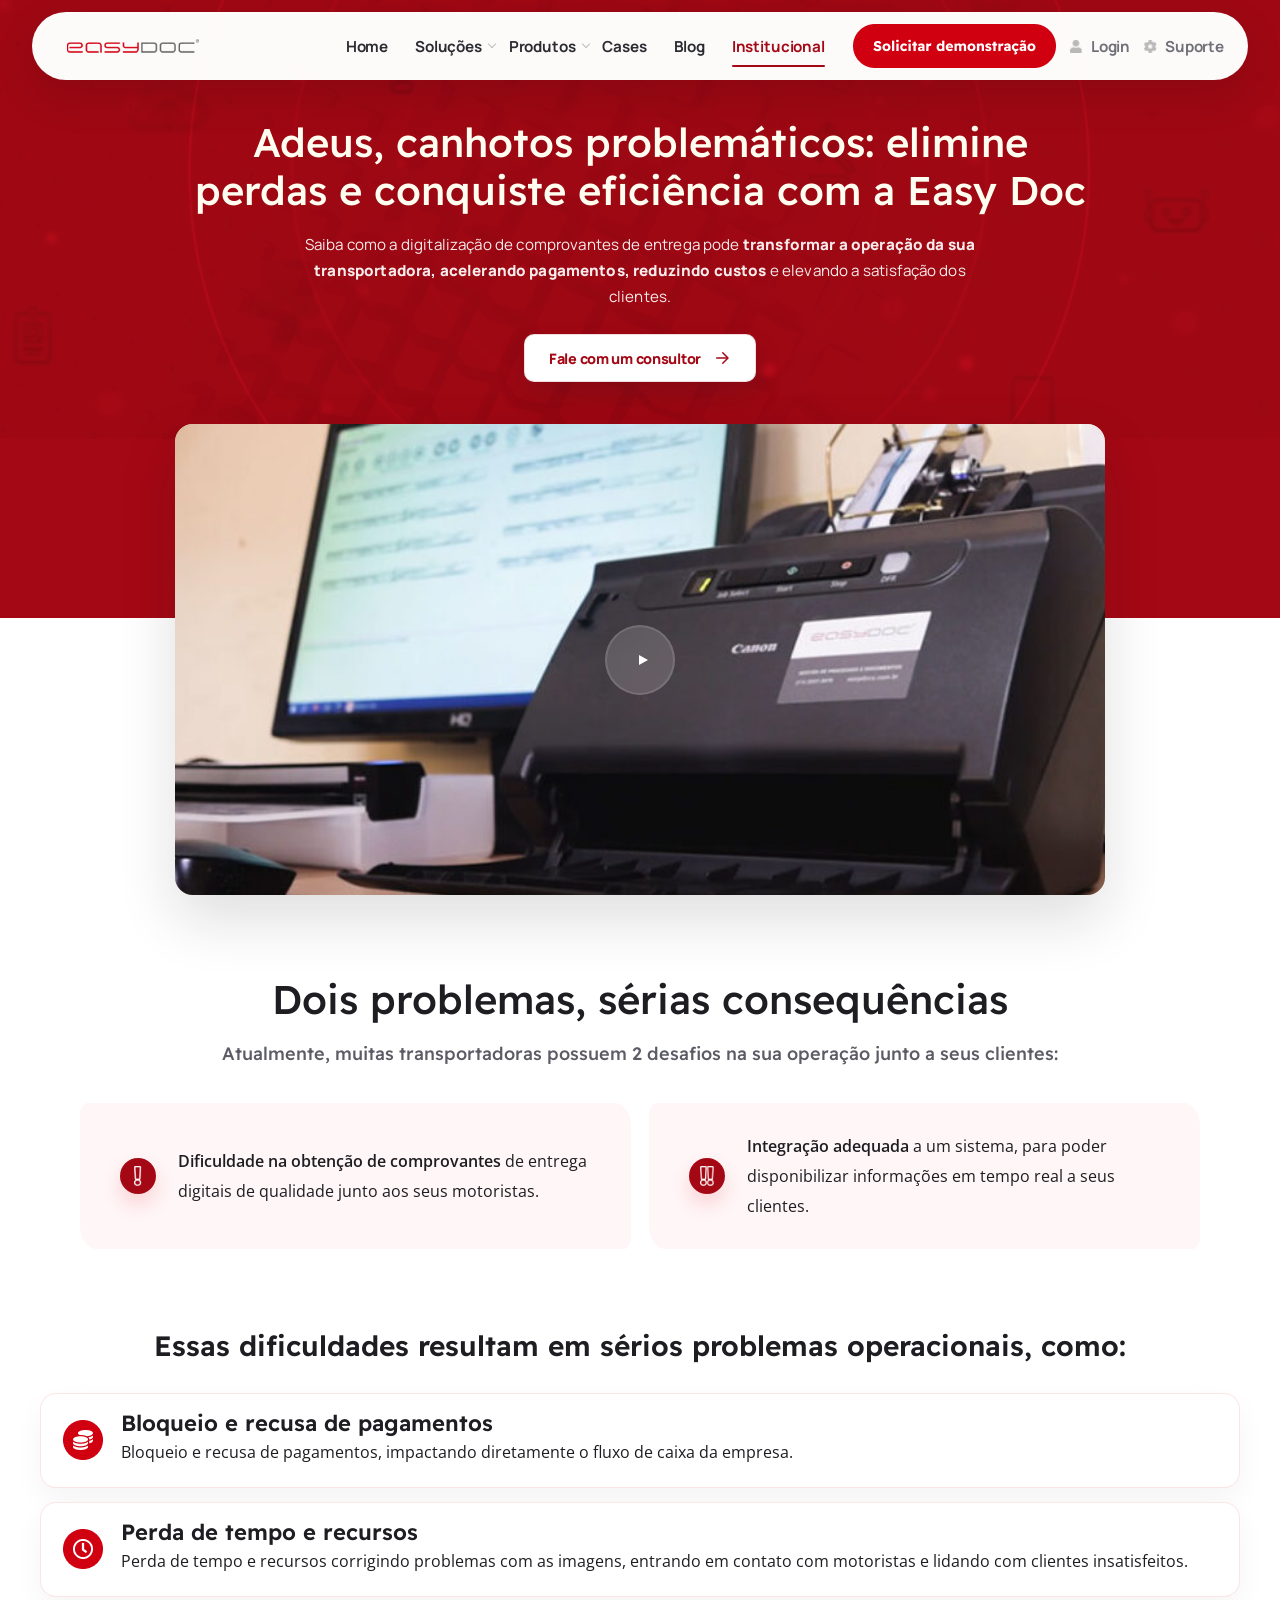
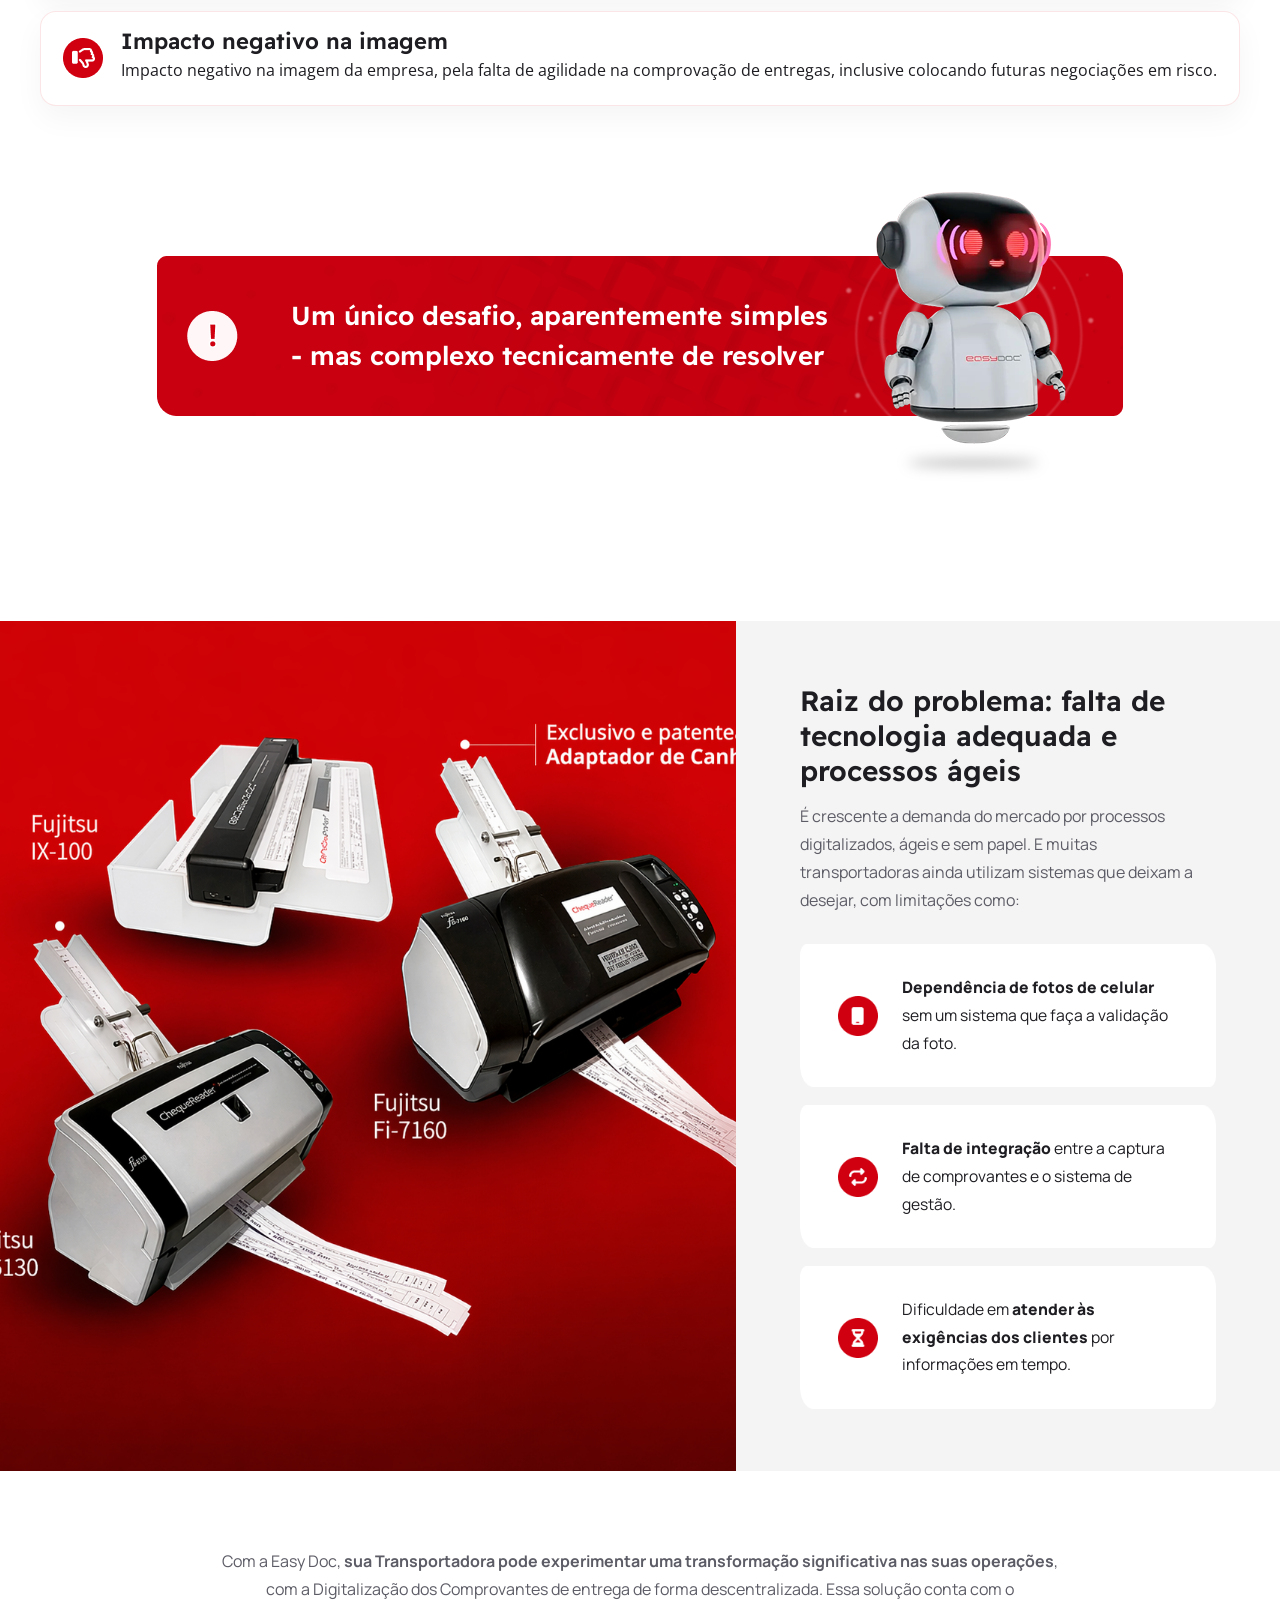
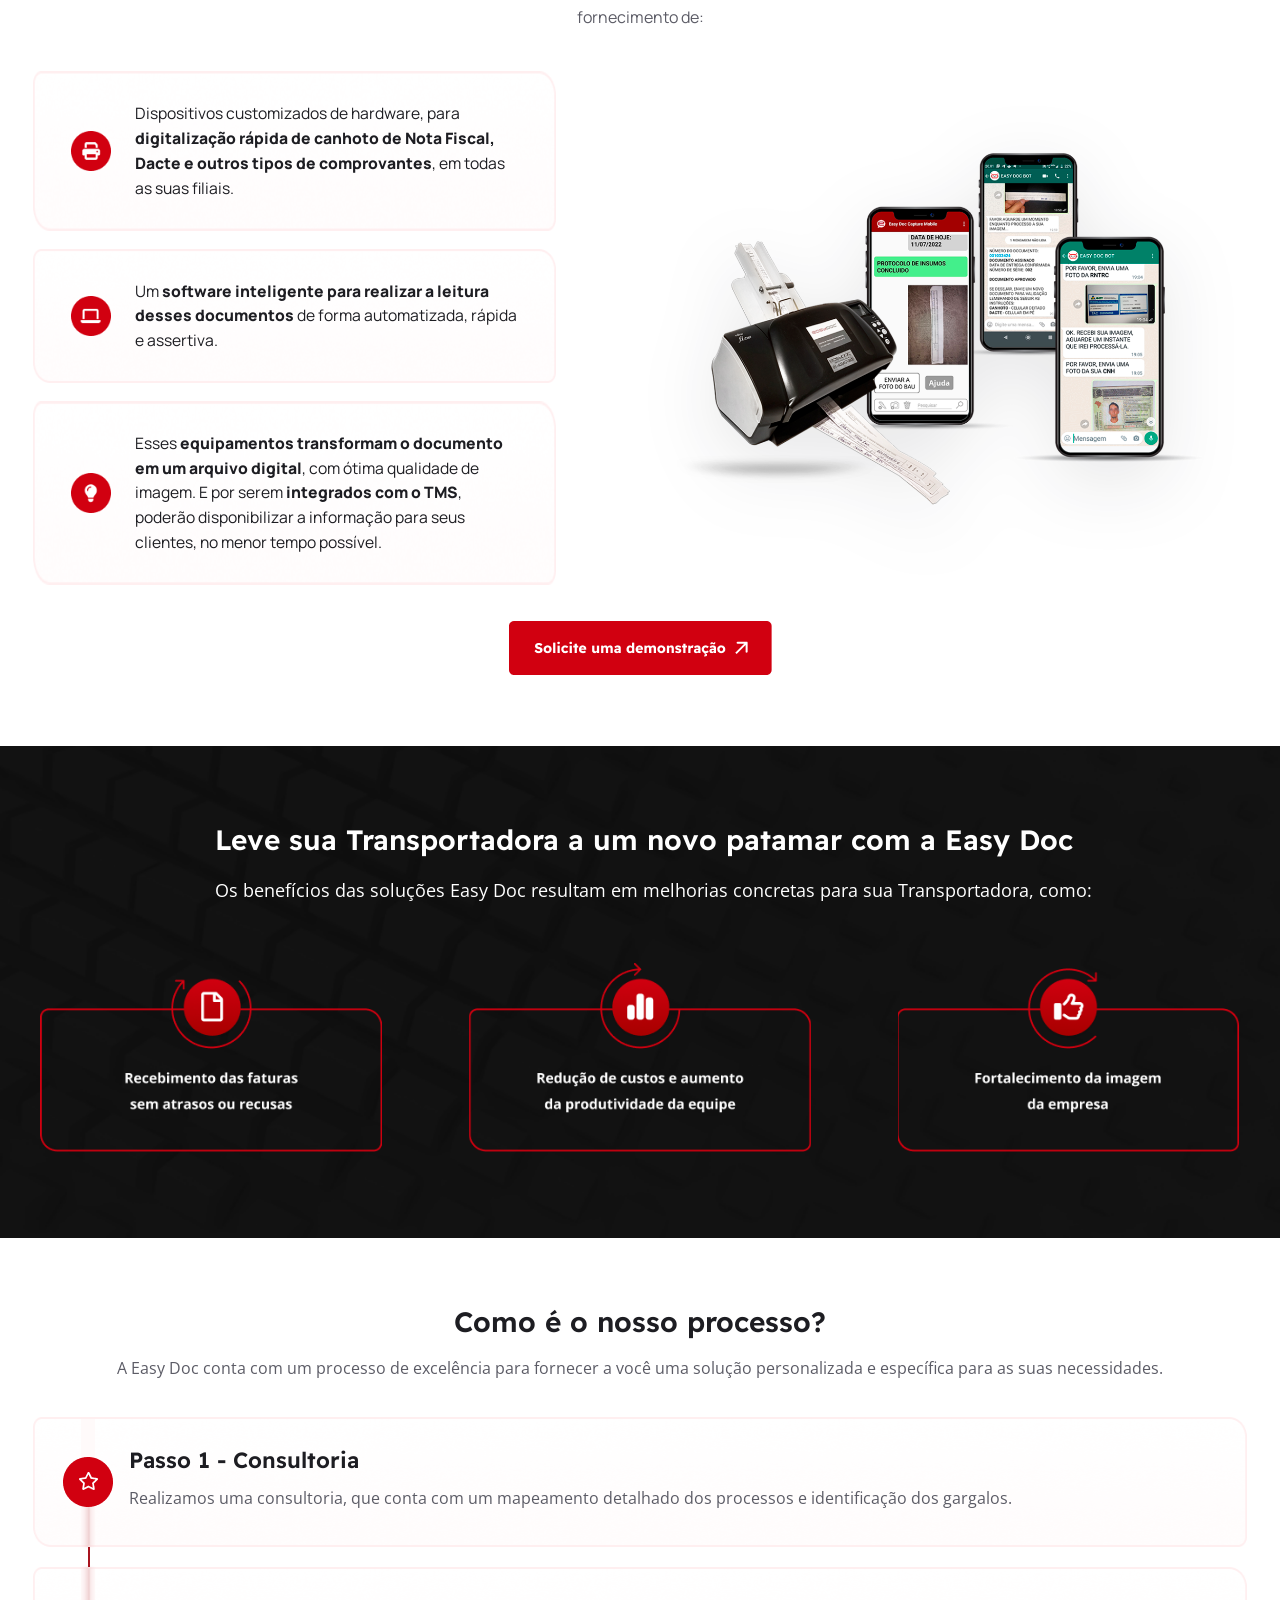
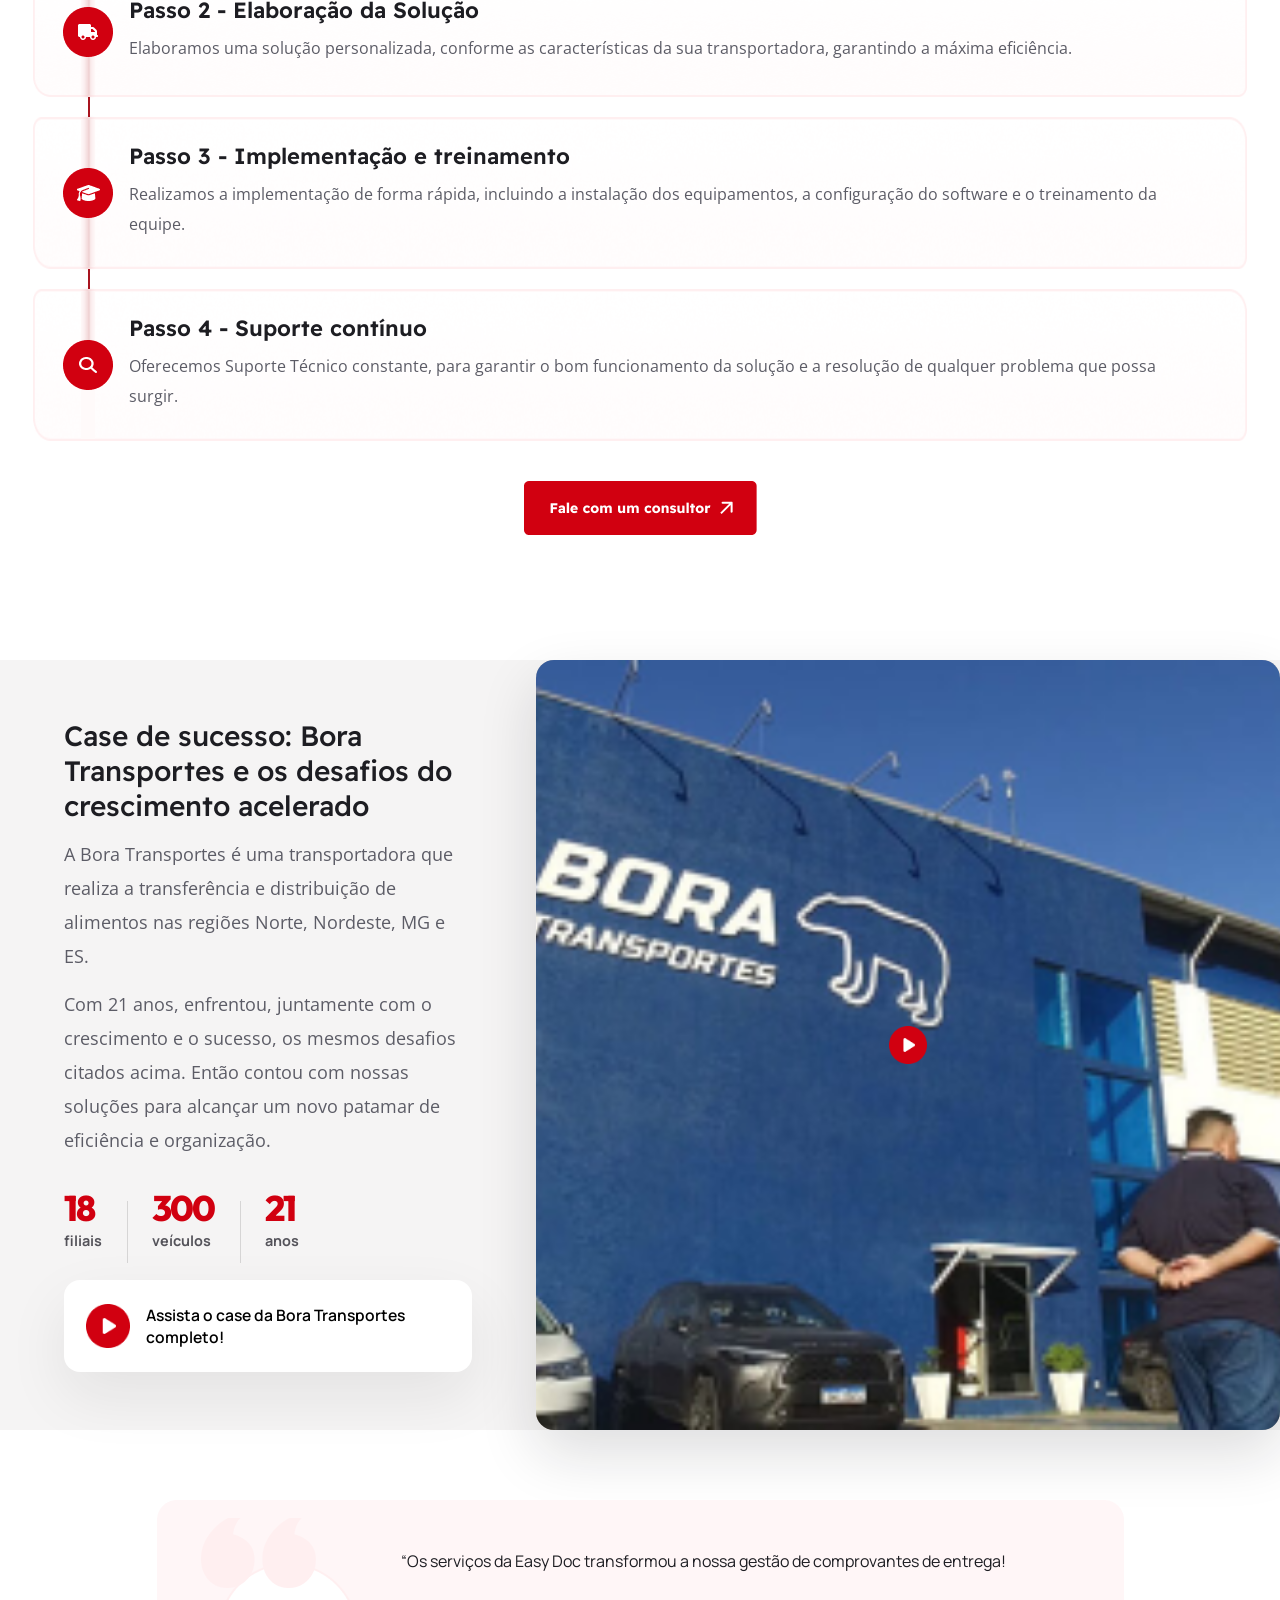
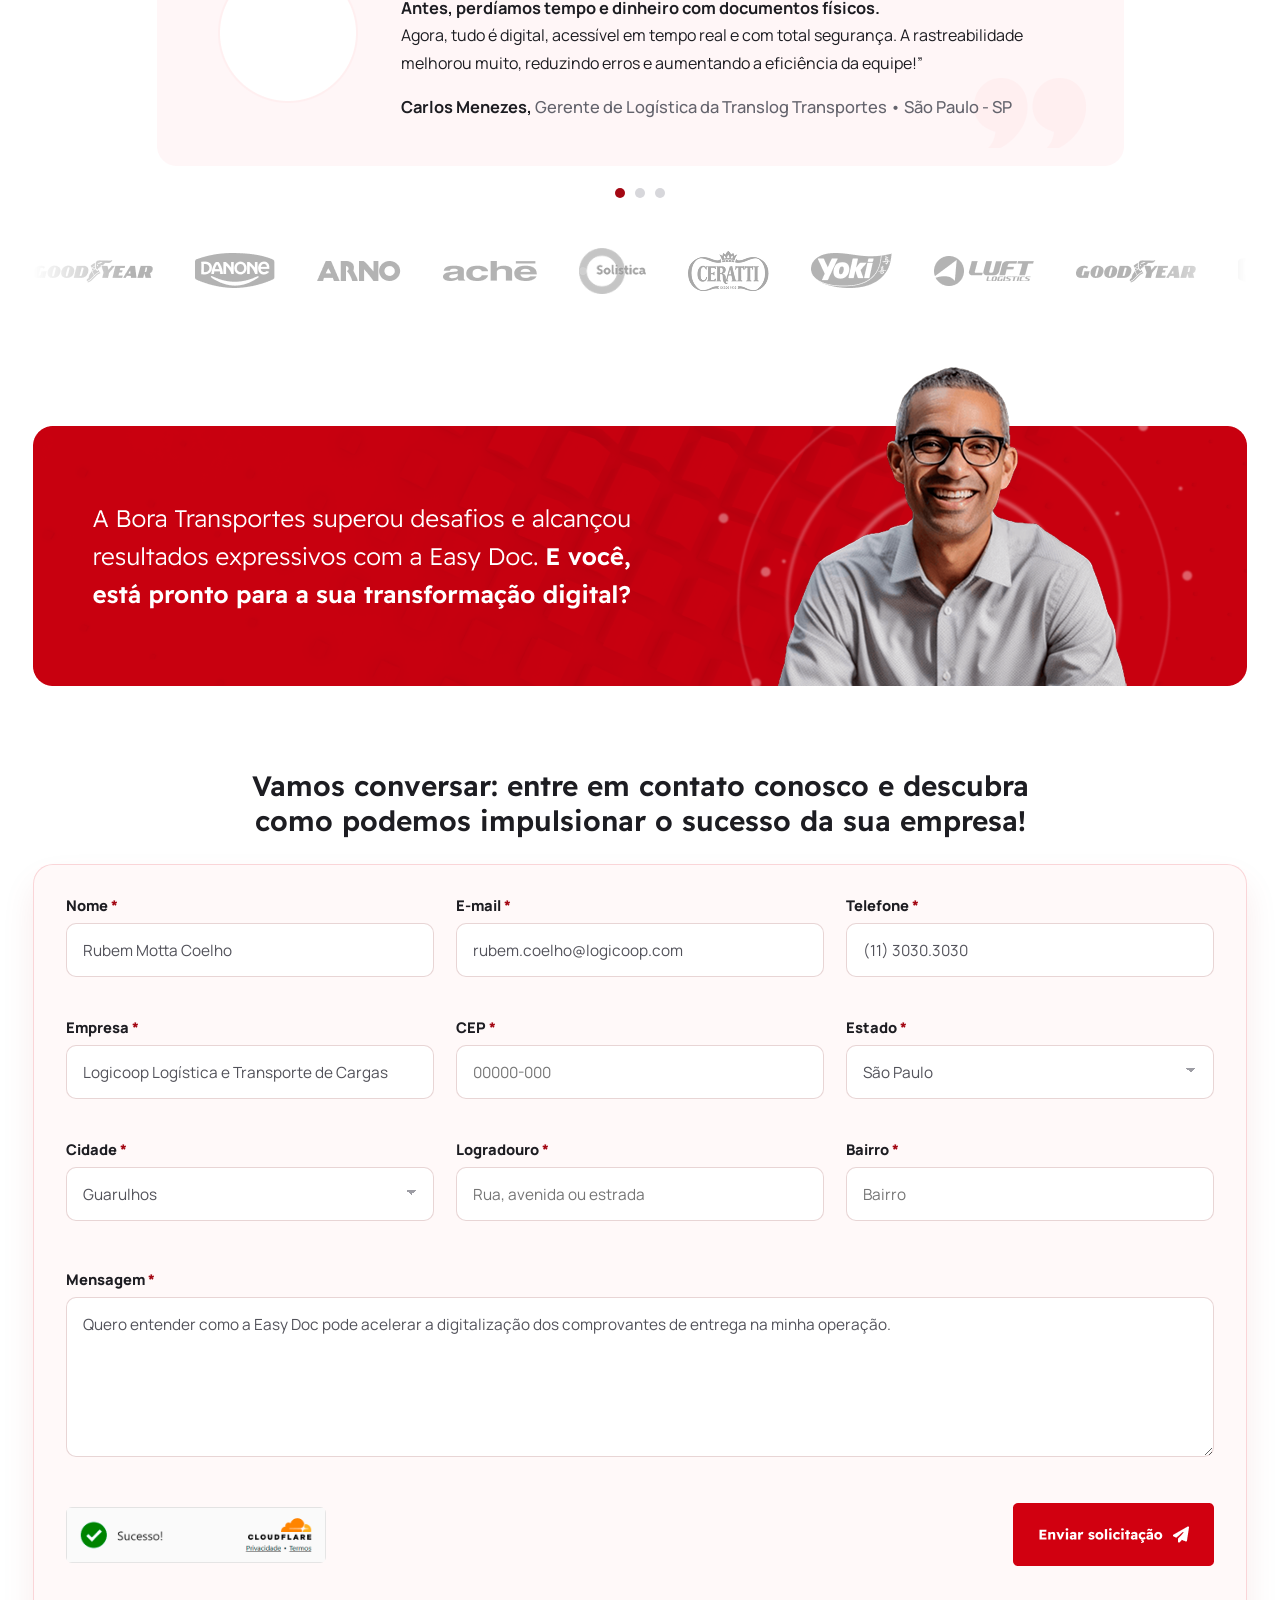
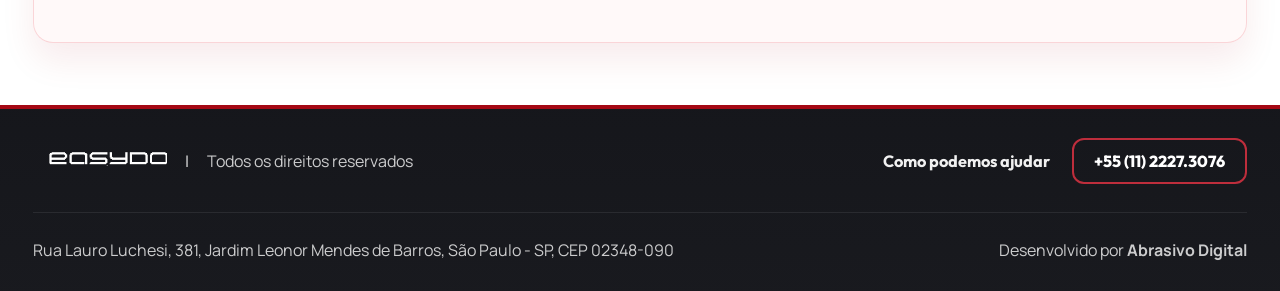
<file: index.html>
<!DOCTYPE html>
<html lang="pt-BR">
  <head>
    <meta charset="UTF-8" />
    <meta name="viewport" content="width=device-width, initial-scale=1.0" />
    <meta
      name="description"
      content="Landing page da Easy Doc para digitalização de comprovantes de entrega, construída em HTML, CSS e JavaScript."
    />
    <title>Easy Doc | Landing Page</title>
    <link rel="preconnect" href="https://fonts.googleapis.com" />
    <link rel="preconnect" href="https://fonts.gstatic.com" crossorigin />
    <link
      href="https://fonts.googleapis.com/css2?family=Manrope:wght@400;500;600;700;800&family=Open+Sans:wght@400;600&family=Outfit:wght@500;600;700;800&family=Readex+Pro:wght@500;600&display=swap"
      rel="stylesheet"
    />
    <link rel="icon" type="image/svg+xml" href="assets/images/favicon.svg" />
    <link rel="alternate icon" type="image/png" href="assets/images/favicon.png" />
    <link rel="apple-touch-icon" href="assets/images/apple-touch-icon.png" />
    <link rel="stylesheet" href="assets/css/style.css?v=mobile-cta-ribbon-2" />
  </head>
  <body class="landing-page">
    <svg class="icon-sprite" aria-hidden="true" focusable="false">
      <symbol id="icon-arrow" viewBox="0 0 24 24">
        <path d="M5 12h14" stroke="currentColor" stroke-width="2" stroke-linecap="round" />
        <path d="m13 5 7 7-7 7" fill="none" stroke="currentColor" stroke-width="2" stroke-linecap="round" stroke-linejoin="round" />
      </symbol>
      <symbol id="icon-play" viewBox="0 0 24 24">
        <path d="m9 7 9 5-9 5z" fill="currentColor" />
      </symbol>
      <symbol id="icon-alert" viewBox="0 0 24 24">
        <circle cx="12" cy="12" r="9" fill="none" stroke="currentColor" stroke-width="2" />
        <path d="M12 7v6" stroke="currentColor" stroke-width="2" stroke-linecap="round" />
        <circle cx="12" cy="16.8" r="1.1" fill="currentColor" />
      </symbol>
      <symbol id="icon-layers" viewBox="0 0 24 24">
        <ellipse cx="12" cy="7.2" rx="6.5" ry="2.6" fill="none" stroke="currentColor" stroke-width="2" />
        <path d="M5.5 7.2v4.4c0 1.4 2.9 2.6 6.5 2.6s6.5-1.2 6.5-2.6V7.2" fill="none" stroke="currentColor" stroke-width="2" />
        <path d="M5.5 11.6V16c0 1.4 2.9 2.6 6.5 2.6s6.5-1.2 6.5-2.6v-4.4" fill="none" stroke="currentColor" stroke-width="2" />
      </symbol>
      <symbol id="icon-clock" viewBox="0 0 24 24">
        <circle cx="12" cy="12" r="8.5" fill="none" stroke="currentColor" stroke-width="2" />
        <path d="M12 7.5v4.8l3.2 1.9" fill="none" stroke="currentColor" stroke-width="2" stroke-linecap="round" stroke-linejoin="round" />
      </symbol>
      <symbol id="icon-megaphone" viewBox="0 0 24 24">
        <path d="m4 11 11-4v10L4 13v-2Z" fill="none" stroke="currentColor" stroke-width="2" stroke-linejoin="round" />
        <path d="M15 9.5h2.6a1.9 1.9 0 0 1 0 3.8H15" fill="none" stroke="currentColor" stroke-width="2" stroke-linecap="round" />
        <path d="m8.2 13 1.2 4" fill="none" stroke="currentColor" stroke-width="2" stroke-linecap="round" />
      </symbol>
      <symbol id="icon-phone" viewBox="0 0 24 24">
        <rect x="7" y="3.5" width="10" height="17" rx="2.3" fill="none" stroke="currentColor" stroke-width="2" />
        <circle cx="12" cy="16.8" r="1.1" fill="currentColor" />
      </symbol>
      <symbol id="icon-refresh" viewBox="0 0 24 24">
        <path d="M19 7.5V4l-3.5 3.5" fill="none" stroke="currentColor" stroke-width="2" stroke-linecap="round" stroke-linejoin="round" />
        <path d="M19 7.5a7 7 0 0 0-12-2.2M5 16.5V20l3.5-3.5" fill="none" stroke="currentColor" stroke-width="2" stroke-linecap="round" stroke-linejoin="round" />
        <path d="M5 16.5a7 7 0 0 0 12 2.2" fill="none" stroke="currentColor" stroke-width="2" stroke-linecap="round" />
      </symbol>
      <symbol id="icon-hourglass" viewBox="0 0 24 24">
        <path d="M8 4h8M8 20h8M8 4c0 4 4 4 4 8s-4 4-4 8M16 4c0 4-4 4-4 8s4 4 4 8" fill="none" stroke="currentColor" stroke-width="2" stroke-linecap="round" stroke-linejoin="round" />
      </symbol>
      <symbol id="icon-printer" viewBox="0 0 24 24">
        <path d="M7 8V4h10v4" fill="none" stroke="currentColor" stroke-width="2" />
        <rect x="5" y="9" width="14" height="8" rx="2" fill="none" stroke="currentColor" stroke-width="2" />
        <path d="M8 17h8v3H8z" fill="none" stroke="currentColor" stroke-width="2" />
      </symbol>
      <symbol id="icon-monitor" viewBox="0 0 24 24">
        <rect x="4" y="5" width="16" height="11" rx="2" fill="none" stroke="currentColor" stroke-width="2" />
        <path d="M9 20h6M12 16v4" fill="none" stroke="currentColor" stroke-width="2" stroke-linecap="round" />
      </symbol>
      <symbol id="icon-bulb" viewBox="0 0 24 24">
        <path d="M9 18h6M10 21h4" fill="none" stroke="currentColor" stroke-width="2" stroke-linecap="round" />
        <path d="M8.6 14.5A5.6 5.6 0 1 1 15.4 14.5C14.4 15.3 14 16 14 17h-4c0-1-.4-1.7-1.4-2.5Z" fill="none" stroke="currentColor" stroke-width="2" stroke-linejoin="round" />
      </symbol>
      <symbol id="icon-doc" viewBox="0 0 24 24">
        <path d="M8 3.5h6l4 4V20H8z" fill="none" stroke="currentColor" stroke-width="2" stroke-linejoin="round" />
        <path d="M14 3.5V8h4" fill="none" stroke="currentColor" stroke-width="2" stroke-linejoin="round" />
      </symbol>
      <symbol id="icon-chart" viewBox="0 0 24 24">
        <path d="M6 18V11M12 18V7M18 18V4" fill="none" stroke="currentColor" stroke-width="2.4" stroke-linecap="round" />
      </symbol>
      <symbol id="icon-thumbs" viewBox="0 0 24 24">
        <path d="M10 10V5.8a2.8 2.8 0 0 1 2.8-2.8l.8 5h4a2 2 0 0 1 2 2.3l-1 6A2 2 0 0 1 16.6 18H10" fill="none" stroke="currentColor" stroke-width="2" stroke-linejoin="round" />
        <path d="M6 10h4v8H6a1 1 0 0 1-1-1v-6a1 1 0 0 1 1-1Z" fill="none" stroke="currentColor" stroke-width="2" />
      </symbol>
      <symbol id="icon-star" viewBox="0 0 24 24">
        <path d="m12 4 2.4 4.8 5.3.8-3.8 3.7.9 5.2L12 16l-4.8 2.5.9-5.2L4.3 9.6l5.3-.8Z" fill="none" stroke="currentColor" stroke-width="2" stroke-linejoin="round" />
      </symbol>
      <symbol id="icon-truck" viewBox="0 0 24 24">
        <path d="M3 7h11v8H3zM14 10h3l3 3v2h-6z" fill="none" stroke="currentColor" stroke-width="2" stroke-linejoin="round" />
        <circle cx="8" cy="17.5" r="1.5" fill="none" stroke="currentColor" stroke-width="2" />
        <circle cx="18" cy="17.5" r="1.5" fill="none" stroke="currentColor" stroke-width="2" />
      </symbol>
      <symbol id="icon-graduation" viewBox="0 0 24 24">
        <path d="m4 10 8-4 8 4-8 4Z" fill="none" stroke="currentColor" stroke-width="2" stroke-linejoin="round" />
        <path d="M8 12v4.2c2.2 1.7 5.8 1.7 8 0V12" fill="none" stroke="currentColor" stroke-width="2" stroke-linejoin="round" />
        <path d="M20 10v4" fill="none" stroke="currentColor" stroke-width="2" stroke-linecap="round" />
      </symbol>
      <symbol id="icon-search" viewBox="0 0 24 24">
        <circle cx="11" cy="11" r="5.5" fill="none" stroke="currentColor" stroke-width="2" />
        <path d="m16 16 4 4" fill="none" stroke="currentColor" stroke-width="2" stroke-linecap="round" />
      </symbol>
    </svg>

    <header class="site-header">
      <div class="header-shell">
        <a class="site-logo" href="#home" aria-label="Voltar ao topo">
          <img src="assets/images/logo-mark.png?v=logo-safe-3" alt="Easy Doc" />
        </a>

        <button
          class="menu-toggle"
          type="button"
          aria-expanded="false"
          aria-controls="site-nav"
          aria-label="Abrir menu"
        >
          <span></span>
          <span></span>
          <span></span>
        </button>

        <nav class="site-nav" id="site-nav" aria-label="Navegação principal">
          <a href="#home">Home</a>
          <a href="#solucoes" class="has-caret">Soluções</a>
          <a href="#produtos" class="has-caret">Produtos</a>
          <a href="#cases">Cases</a>
          <a href="#processo">Blog</a>
          <a href="#depoimentos">Institucional</a>
        </nav>

        <div class="site-actions">
          <a class="top-cta top-cta--image" href="#contato" aria-label="Solicitar demonstração">
            <img src="assets/images/button-top-demo.png" alt="Solicitar demonstração" />
          </a>
          <a href="login.html" class="action-link">
            <img class="action-link__icon" src="assets/images/icon-login.png" alt="" aria-hidden="true" />
            <span>Login</span>
          </a>
          <a href="support.html" class="action-link">
            <img class="action-link__icon" src="assets/images/icon-support.png" alt="" aria-hidden="true" />
            <span>Suporte</span>
          </a>
        </div>
      </div>
    </header>

    <main>
      <section class="hero" id="home">
        <div class="hero__rings hero__rings--left" aria-hidden="true"></div>
        <div class="hero__rings hero__rings--right" aria-hidden="true"></div>

        <div class="hero__container">
          <div class="hero__content" data-reveal>
            <h1>
              <span class="hero-title-line">Adeus, canhotos problemáticos: elimine</span>
              <span class="hero-title-line">perdas e conquiste eficiência com a Easy Doc</span>
            </h1>
            <p>
              Saiba como a digitalização de comprovantes de entrega pode
              <strong>transformar a operação da sua transportadora, acelerando pagamentos, reduzindo custos</strong>
              e elevando a satisfação dos clientes.
            </p>

            <a class="cta-button cta-button--light" href="#contato">
              <span>Fale com um consultor</span>
              <svg aria-hidden="true"><use href="#icon-arrow"></use></svg>
            </a>
          </div>

          <div class="hero__media" data-reveal>
            <div
              class="video-poster video-poster--hero"
              data-video-embed
              data-video-id="BOLSMaepKU4"
              data-video-title="Vídeo inicial Easy Doc"
            >
              <img src="assets/images/scanner-desk.png" alt="Scanner da Easy Doc em operação" />
              <button class="play-button" type="button" aria-label="Reproduzir vídeo inicial">
                <svg aria-hidden="true"><use href="#icon-play"></use></svg>
              </button>
            </div>
          </div>
        </div>
      </section>

      <section class="section section--problems" id="solucoes">
        <div class="container container--wide">
          <div class="section-title section-title--center" data-reveal>
            <h2>Dois problemas, sérias consequências</h2>
            <p>Atualmente, muitas transportadoras possuem 2 desafios na sua operação junto a seus clientes:</p>
          </div>

          <div class="problem-grid" data-reveal>
            <article class="problem-card">
              <span class="icon-badge icon-badge--asset">
                <img src="assets/images/problem-icon-secondary.png" alt="" aria-hidden="true" />
              </span>
              <p>
                <span class="problem-card__line"><strong>Dificuldade na obtenção de comprovantes</strong> de entrega digitais</span>
                <span class="problem-card__line">de qualidade junto aos seus motoristas.</span>
              </p>
            </article>

            <article class="problem-card">
              <span class="icon-badge icon-badge--asset">
                <img src="assets/images/problem-icon-primary.png" alt="" aria-hidden="true" />
              </span>
              <p>
                <span class="problem-card__line"><strong>Integração adequada</strong> a um sistema, para poder disponibilizar</span>
                <span class="problem-card__line">informações em tempo real a seus clientes.</span>
              </p>
            </article>
          </div>

          <div class="section-title section-title--center section-title--spaced" data-reveal>
            <h2>Essas dificuldades resultam em sérios problemas operacionais, como:</h2>
          </div>

          <div class="issue-list" data-reveal>
            <article class="issue-card">
              <span class="icon-badge icon-badge--small icon-badge--image">
                <img src="assets/images/issue-icon-payment.png" alt="" aria-hidden="true" />
              </span>
              <div>
                <h3>Bloqueio e recusa de pagamentos</h3>
                <p>Bloqueio e recusa de pagamentos, impactando diretamente o fluxo de caixa da empresa.</p>
              </div>
            </article>

            <article class="issue-card">
              <span class="icon-badge icon-badge--small icon-badge--image">
                <img src="assets/images/issue-icon-time.png" alt="" aria-hidden="true" />
              </span>
              <div>
                <h3>Perda de tempo e recursos</h3>
                <p>Perda de tempo e recursos corrigindo problemas com as imagens, entrando em contato com motoristas e lidando com clientes insatisfeitos.</p>
              </div>
            </article>

            <article class="issue-card">
              <span class="icon-badge icon-badge--small icon-badge--image">
                <img src="assets/images/issue-icon-image.png" alt="" aria-hidden="true" />
              </span>
              <div>
                <h3>Impacto negativo na imagem</h3>
                <p>Impacto negativo na imagem da empresa, pela falta de agilidade na comprovação de entregas, inclusive colocando futuras negociações em risco.</p>
              </div>
            </article>
          </div>
        </div>
      </section>

      <section class="challenge-banner" aria-label="Desafio principal">
        <div class="challenge-banner__inner" data-reveal>
          <span class="challenge-banner__icon">
            <svg aria-hidden="true"><use href="#icon-alert"></use></svg>
          </span>

          <div class="challenge-banner__copy">
            <p>Um único desafio, aparentemente simples</p>
            <strong>- mas complexo tecnicamente de resolver</strong>
          </div>

          <img src="assets/images/robot.png" alt="Mascote da Easy Doc" />
        </div>
      </section>

      <section class="cause-section" id="produtos">
        <div class="cause-section__media" data-reveal>
          <img src="assets/images/products-red2.png?v=enhanced-3" alt="Scanners e adaptadores utilizados pela Easy Doc" />
        </div>

        <div class="cause-section__content" data-reveal>
          <div class="section-title section-title--left">
            <h2>Raiz do problema: falta de tecnologia adequada e processos ágeis</h2>
            <p>
              É crescente a demanda do mercado por processos digitalizados, ágeis e sem papel.
              E muitas transportadoras ainda utilizam sistemas que deixam a desejar, com limitações como:
            </p>
          </div>

          <div class="feature-stack">
            <article class="feature-item">
              <span class="icon-badge icon-badge--image feature-icon">
                <img src="assets/images/cause-icon-phone.png" alt="" aria-hidden="true" />
              </span>
              <p><strong>Dependência de fotos de celular</strong> sem um sistema que faça a validação da foto.</p>
            </article>

            <article class="feature-item">
              <span class="icon-badge icon-badge--image feature-icon">
                <img src="assets/images/cause-icon-refresh.png" alt="" aria-hidden="true" />
              </span>
              <p><strong>Falta de integração</strong> entre a captura de comprovantes e o sistema de gestão.</p>
            </article>

            <article class="feature-item">
              <span class="icon-badge icon-badge--image feature-icon">
                <img src="assets/images/cause-icon-hourglass.png" alt="" aria-hidden="true" />
              </span>
              <p>Dificuldade em <strong>atender às exigências dos clientes</strong> por informações em tempo.</p>
            </article>
          </div>
        </div>
      </section>

      <section class="section section--solution">
        <div class="container container--wide">
          <div class="section-title section-title--center section-title--compact" data-reveal>
            <p>
              Com a Easy Doc, <strong>sua Transportadora pode experimentar uma transformação significativa nas suas operações</strong>,
              com a Digitalização dos Comprovantes de entrega de forma descentralizada. Essa solução conta com o fornecimento de:
            </p>
          </div>

          <div class="solution-grid">
            <div class="solution-grid__content" data-reveal>
              <article class="solution-card">
                <span class="icon-badge icon-badge--image solution-icon">
                  <img src="assets/images/solution-icon-printer.png" alt="" aria-hidden="true" />
                </span>
                <p>
                  Dispositivos customizados de hardware, para
                  <strong>digitalização rápida de canhoto de Nota Fiscal, Dacte e outros tipos de comprovantes</strong>,
                  em todas as suas filiais.
                </p>
              </article>

              <article class="solution-card">
                <span class="icon-badge icon-badge--image solution-icon">
                  <img src="assets/images/solution-icon-monitor.png" alt="" aria-hidden="true" />
                </span>
                <p>
                  Um <strong>software inteligente para realizar a leitura desses documentos</strong>
                  de forma automatizada, rápida e assertiva.
                </p>
              </article>

              <article class="solution-card">
                <span class="icon-badge icon-badge--image solution-icon">
                  <img src="assets/images/solution-icon-bulb.png" alt="" aria-hidden="true" />
                </span>
                <p>
                  Esses <strong>equipamentos transformam o documento em um arquivo digital</strong>, com ótima qualidade de imagem.
                  E por serem <strong>integrados com o TMS</strong>, poderão disponibilizar a informação para seus clientes, no menor tempo possível.
                </p>
              </article>
            </div>

            <div class="solution-grid__media" data-reveal>
              <img src="assets/images/scanner-mobile.png" alt="Scanner com captura em dispositivos móveis" />
            </div>
          </div>

          <div class="section-cta" data-reveal>
            <a class="cta-button cta-button--demo-image" href="#contato" aria-label="Solicite uma demonstração">
              <img src="assets/images/button-demo-rect.png" alt="Solicite uma demonstração" />
            </a>
          </div>
        </div>
      </section>

      <section class="impact-section">
        <div class="container container--wide">
          <div class="section-title section-title--center section-title--light" data-reveal>
            <h2>Leve sua Transportadora a um novo patamar com a Easy Doc</h2>
            <p>Os benefícios das soluções Easy Doc resultam em melhorias concretas para sua Transportadora, como:</p>
          </div>

          <div class="impact-grid" data-reveal>
            <article class="impact-card">
              <span class="impact-card__icon">
                <img src="assets/images/icon-card-document.png" alt="" aria-hidden="true" />
              </span>
              <p>Recebimento das faturas<br />sem atrasos ou recusas</p>
            </article>

            <article class="impact-card">
              <span class="impact-card__icon">
                <img src="assets/images/icon-card-chart.png" alt="" aria-hidden="true" />
              </span>
              <p>Redução de custos e aumento<br />da produtividade da equipe</p>
            </article>

            <article class="impact-card">
              <span class="impact-card__icon">
                <img src="assets/images/icon-card-thumbs.png" alt="" aria-hidden="true" />
              </span>
              <p>Fortalecimento da imagem<br />da empresa</p>
            </article>
          </div>
        </div>
      </section>

      <section class="section process-section" id="processo">
        <div class="container container--wide">
          <div class="section-title section-title--center" data-reveal>
            <h2>Como é o nosso processo?</h2>
            <p>
              A Easy Doc conta com um processo de excelência para fornecer a você uma solução personalizada
              e específica para as suas necessidades.
            </p>
          </div>

          <div class="process-list" data-reveal>
            <article class="process-step">
              <span class="process-step__icon process-step__icon--image">
                <img src="assets/images/process-icon-star.png" alt="" aria-hidden="true" />
              </span>
              <div>
                <h3>Passo 1 - Consultoria</h3>
                <p>Realizamos uma consultoria, que conta com um mapeamento detalhado dos processos e identificação dos gargalos.</p>
              </div>
            </article>

            <article class="process-step">
              <span class="process-step__icon process-step__icon--image">
                <img src="assets/images/process-icon-truck.png" alt="" aria-hidden="true" />
              </span>
              <div>
                <h3>Passo 2 - Elaboração da Solução</h3>
                <p>Elaboramos uma solução personalizada, conforme as características da sua transportadora, garantindo a máxima eficiência.</p>
              </div>
            </article>

            <article class="process-step">
              <span class="process-step__icon process-step__icon--image">
                <img src="assets/images/process-icon-graduation.png" alt="" aria-hidden="true" />
              </span>
              <div>
                <h3>Passo 3 - Implementação e treinamento</h3>
                <p>Realizamos a implementação de forma rápida, incluindo a instalação dos equipamentos, a configuração do software e o treinamento da equipe.</p>
              </div>
            </article>

            <article class="process-step">
              <span class="process-step__icon process-step__icon--image">
                <img src="assets/images/process-icon-search.png" alt="" aria-hidden="true" />
              </span>
              <div>
                <h3>Passo 4 - Suporte contínuo</h3>
                <p>Oferecemos Suporte Técnico constante, para garantir o bom funcionamento da solução e a resolução de qualquer problema que possa surgir.</p>
              </div>
            </article>
          </div>

          <div class="section-cta" data-reveal>
            <a class="cta-button cta-button--consultant-image" href="#contato" aria-label="Fale com um consultor">
              <img src="assets/images/button-consultant-rect.png" alt="Fale com um consultor" />
            </a>
          </div>
        </div>
      </section>

      <section class="case-section" id="cases">
        <div class="case-section__content" data-reveal>
          <h2>Case de sucesso: Bora Transportes e os desafios do crescimento acelerado</h2>

          <p>
            A Bora Transportes é uma transportadora que realiza a transferência e distribuição de alimentos nas regiões Norte, Nordeste, MG e ES.
          </p>
          <p>
            Com 21 anos, enfrentou, juntamente com o crescimento e o sucesso, os mesmos desafios citados acima.
            Então contou com nossas soluções para alcançar um novo patamar de eficiência e organização.
          </p>

          <div class="case-stats">
            <div>
              <strong>18</strong>
              <span>filiais</span>
            </div>
            <div>
              <strong>300</strong>
              <span>veículos</span>
            </div>
            <div>
              <strong>21</strong>
              <span>anos</span>
            </div>
          </div>

          <button class="case-link" type="button" data-video-trigger="#case-video">
            <span class="case-link__icon case-link__icon--image">
              <img src="assets/images/case-play-icon.png" alt="" aria-hidden="true" />
            </span>
            <span>Assista o case da Bora Transportes completo!</span>
          </button>
        </div>

        <div class="case-section__media" data-reveal>
          <div
            class="video-poster video-poster--case"
            id="case-video"
            data-video-embed
            data-video-id="VZrQs3gulyI"
            data-video-title="Vídeo do case Bora Transportes"
          >
            <img src="assets/images/bora-hq.png" alt="Fachada da Bora Transportes" />
            <button class="play-button play-button--case-image" type="button" aria-label="Reproduzir vídeo do case Bora Transportes">
              <img src="assets/images/case-play-icon.png" alt="" aria-hidden="true" />
            </button>
          </div>
        </div>
      </section>

      <section class="proof-section" id="depoimentos">
        <div class="container container--wide">
          <article class="quote-card" data-reveal>
            <div class="quote-card__avatar" aria-hidden="true"></div>
            <div class="quote-card__content">
              <p>
                “Os serviços da Easy Doc transformou a nossa gestão de comprovantes de entrega!
                <strong>Antes, perdíamos tempo e dinheiro com documentos físicos.</strong>
                Agora, tudo é digital, acessível em tempo real e com total segurança.
                A rastreabilidade melhorou muito, reduzindo erros e aumentando a eficiência da equipe!”
              </p>
              <strong>Carlos Menezes, <span>Gerente de Logística da Translog Transportes • São Paulo - SP</span></strong>
            </div>
          </article>

          <div class="quote-dots" aria-hidden="true">
            <span class="is-active"></span>
            <span></span>
            <span></span>
          </div>

          <div class="logo-marquee" aria-label="Marcas atendidas" data-reveal>
            <div class="logo-marquee__track">
              <img src="assets/images/logo-goodyear.png" alt="Goodyear" />
              <img src="assets/images/logo-danone.png" alt="Danone" />
              <img src="assets/images/logo-arno.png" alt="Arno" />
              <img src="assets/images/logo-ache.png" alt="Aché" />
              <img src="assets/images/logo-solistica.png" alt="Solistica" />
              <img src="assets/images/logo-ceratti.png" alt="Ceratti" />
              <img src="assets/images/logo-yoki.png" alt="Yoki" />
              <img src="assets/images/logo-luft.png" alt="Luft" />
              <img src="assets/images/logo-goodyear.png" alt="Goodyear" />
              <img src="assets/images/logo-danone.png" alt="Danone" />
              <img src="assets/images/logo-arno.png" alt="Arno" />
              <img src="assets/images/logo-ache.png" alt="Aché" />
              <img src="assets/images/logo-solistica.png" alt="Solistica" />
              <img src="assets/images/logo-ceratti.png" alt="Ceratti" />
              <img src="assets/images/logo-yoki.png" alt="Yoki" />
              <img src="assets/images/logo-luft.png" alt="Luft" />
            </div>
          </div>
        </div>
      </section>

      <section class="cta-ribbon" aria-label="Chamada para contato">
        <div class="cta-ribbon__mobile-card" data-reveal>
          <p>
            A Bora Transportes superou desafios e alcançou resultados expressivos com a Easy Doc.
            <strong>E você, está pronto para a sua transformação digital?</strong>
          </p>
        </div>
        <img
          class="cta-ribbon__image"
          src="assets/images/cta-banner.png?v=figma-1"
          alt="A Bora Transportes superou desafios e alcançou resultados expressivos com a Easy Doc. E você, está pronto para a sua transformação digital?"
          data-reveal
        />
      </section>

      <section class="section contact-section" id="contato">
        <div class="container container--wide">
          <div class="section-title section-title--center section-title--contact" data-reveal>
            <h2>Vamos conversar: entre em contato conosco e descubra como podemos impulsionar o sucesso da sua empresa!</h2>
          </div>

          <div class="contact-panel" data-reveal>
            <form id="contact-form" novalidate>
              <div class="form-grid form-grid--triple">
                <div class="form-group">
                  <label for="name">Nome <span>*</span></label>
                  <input id="name" name="name" type="text" autocomplete="name" value="Rubem Motta Coelho" />
                  <small class="form-error" data-error-for="name"></small>
                </div>

                <div class="form-group">
                  <label for="email">E-mail <span>*</span></label>
                  <input id="email" name="email" type="email" autocomplete="email" value="rubem.coelho@logicoop.com" />
                  <small class="form-error" data-error-for="email"></small>
                </div>

                <div class="form-group">
                  <label for="phone">Telefone <span>*</span></label>
                  <input id="phone" name="phone" type="text" autocomplete="tel" inputmode="numeric" maxlength="15" value="(11) 3030.3030" />
                  <small class="form-error" data-error-for="phone"></small>
                </div>

                <div class="form-group">
                  <label for="company">Empresa <span>*</span></label>
                  <input id="company" name="company" type="text" autocomplete="organization" value="Logicoop Logística e Transporte de Cargas" />
                  <small class="form-error" data-error-for="company"></small>
                </div>

                <div class="form-group">
                  <label for="zip">CEP <span>*</span></label>
                  <div class="input-status">
                    <input id="zip" name="zip" type="text" autocomplete="postal-code" inputmode="numeric" maxlength="9" placeholder="00000-000" />
                    <span class="field-loader" id="zip-loader" aria-hidden="true"></span>
                  </div>
                  <small class="form-error" data-error-for="zip"></small>
                </div>

                <div class="form-group">
                  <label for="state">Estado <span>*</span></label>
                  <select id="state" name="state"></select>
                  <small class="form-error" data-error-for="state"></small>
                </div>

                <div class="form-group">
                  <label for="city">Cidade <span>*</span></label>
                  <select id="city" name="city"></select>
                  <small class="form-error" data-error-for="city"></small>
                </div>

                <div class="form-group">
                  <label for="address">Logradouro <span>*</span></label>
                  <input id="address" name="address" type="text" autocomplete="address-line1" placeholder="Rua, avenida ou estrada" />
                  <small class="form-error" data-error-for="address"></small>
                </div>

                <div class="form-group">
                  <label for="district">Bairro <span>*</span></label>
                  <input id="district" name="district" type="text" autocomplete="address-level3" placeholder="Bairro" />
                  <small class="form-error" data-error-for="district"></small>
                </div>
              </div>

              <div class="form-grid">
                <div class="form-group form-group--message">
                  <label for="message">Mensagem <span>*</span></label>
                  <textarea id="message" name="message" rows="6" placeholder="Escreva detalhes da sua mensagem">Quero entender como a Easy Doc pode acelerar a digitalização dos comprovantes de entrega na minha operação.</textarea>
                  <small class="form-error" data-error-for="message"></small>
                </div>
              </div>

              <div class="form-footer">
                <img class="captcha-image" src="assets/images/captcha.png" alt="Captcha visual ilustrativo" />

                <button class="cta-button cta-button--submit-image" type="submit" id="contact-submit" aria-label="Enviar solicitação">
                  <img src="assets/images/button-submit-request.png" alt="Enviar solicitação" />
                </button>
              </div>

              <p class="form-feedback" id="form-feedback" role="status" aria-live="polite"></p>
            </form>
          </div>
        </div>
      </section>
    </main>

    <footer class="site-footer">
      <div class="site-footer__top">
        <div class="site-footer__brand">
          <img src="assets/images/logo-mark-light.png" alt="Easy Doc" />
          <span>|</span>
          <p>Todos os direitos reservados</p>
        </div>

        <div class="site-footer__help">
          <span>Como podemos ajudar</span>
          <a href="tel:+551122273076">+55 (11) 2227.3076</a>
        </div>
      </div>

      <div class="site-footer__bottom">
        <p>Rua Lauro Luchesi, 381, Jardim Leonor Mendes de Barros, São Paulo - SP, CEP 02348-090</p>
        <p>Desenvolvido por <strong>Abrasivo Digital</strong></p>
      </div>
    </footer>

    <script src="assets/js/main.js?v=cep-fix-2"></script>
  </body>
</html>
</file>
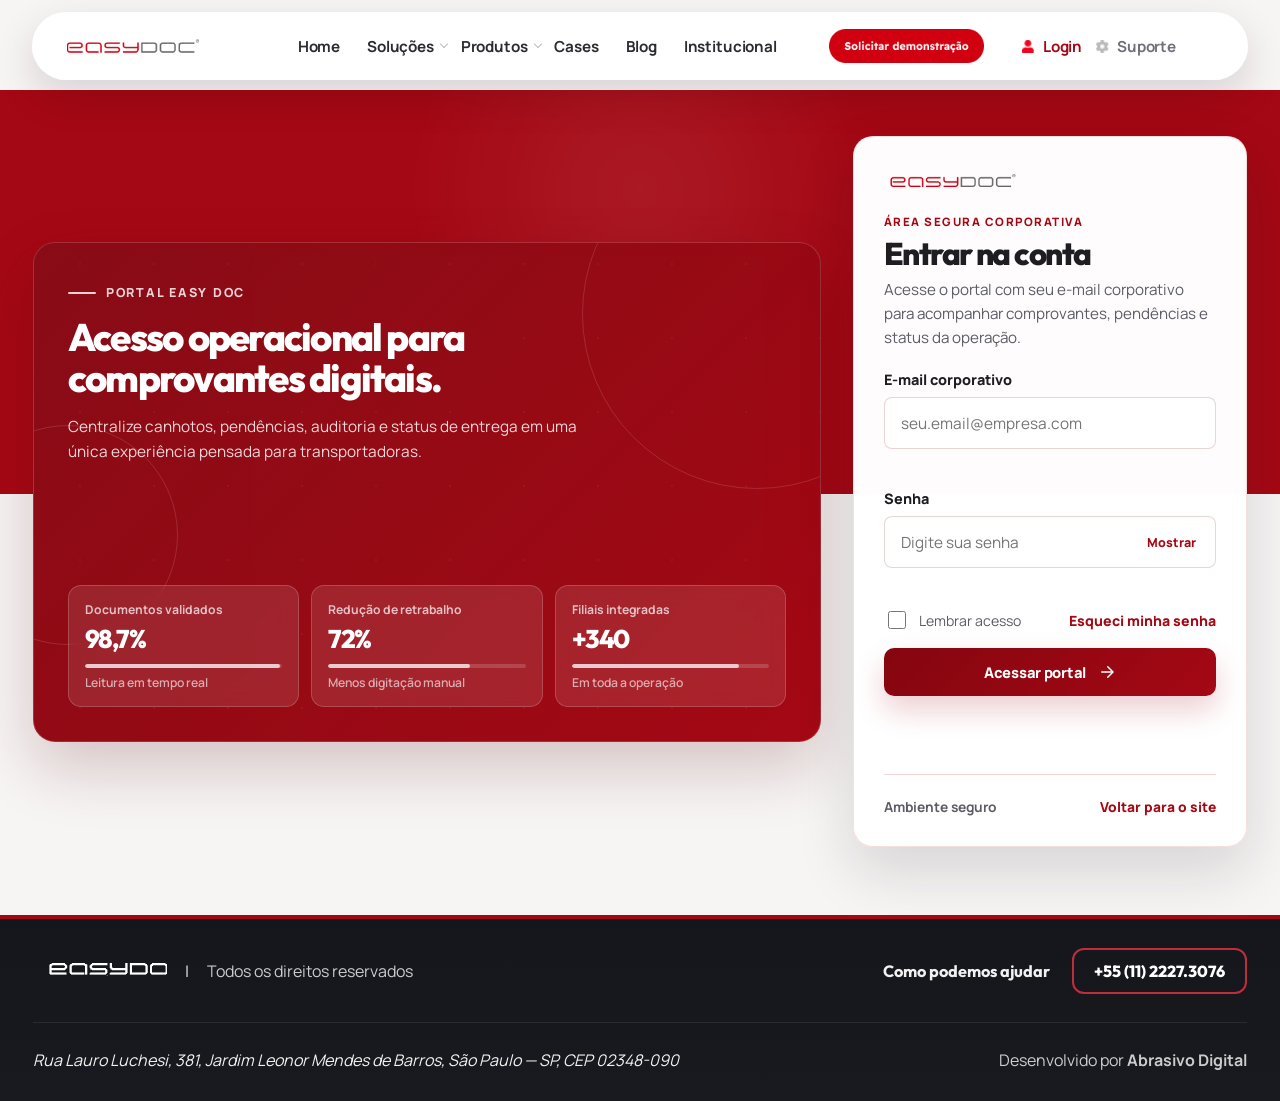
<file: login.html>
<!DOCTYPE html>
<html lang="pt-BR">
  <head>
    <meta charset="UTF-8" />
    <meta name="viewport" content="width=device-width, initial-scale=1.0" />
    <meta name="description" content="Acesse sua conta Easy Doc para gerenciar comprovantes digitais, canhotos e status de entrega." />
    <meta name="robots" content="noindex, nofollow" />
    <title>Login | Easy Doc</title>
    <link rel="preconnect" href="https://fonts.googleapis.com" />
    <link rel="preconnect" href="https://fonts.gstatic.com" crossorigin />
    <link
      href="https://fonts.googleapis.com/css2?family=Manrope:wght@400;500;600;700;800&family=Outfit:wght@500;600;700;800&display=swap"
      rel="stylesheet"
    />
    <link rel="icon" type="image/svg+xml" href="assets/images/favicon.svg" />
    <link rel="alternate icon" type="image/png" href="assets/images/favicon.png" />
    <link rel="apple-touch-icon" href="assets/images/apple-touch-icon.png" />
    <link rel="stylesheet" href="assets/css/style.css?v=mobile-cta-ribbon-2" />
    <style>
      /* ============================================================
         Estilos exclusivos desta página — prefixo .login-* para
         evitar colisões com o sistema global de CSS.
      ============================================================ */

      /* Hero: painel esquerdo */
      .login-hero {
        position: relative;
        display: flex;
        flex-direction: column;
        justify-content: space-between;
        gap: 40px;
        min-height: 680px;
        padding: 52px 52px 48px;
        border-radius: 32px;
        color: var(--white);
        background:
          radial-gradient(circle at 82% 14%, rgba(255, 255, 255, 0.13), transparent 30%),
          linear-gradient(145deg, var(--red-deep), var(--red));
        box-shadow: 0 34px 84px rgba(82, 0, 10, 0.24);
        overflow: hidden;
      }

      .login-hero::before {
        content: "";
        position: absolute;
        inset: 0;
        background:
          radial-gradient(circle, rgba(255,255,255,0.09) 0 1px, transparent 1px) 0 0 / 52px 52px;
        pointer-events: none;
      }

      .login-hero__ring {
        position: absolute;
        border: 1.5px solid rgba(255, 255, 255, 0.13);
        border-radius: 50%;
        pointer-events: none;
      }
      .login-hero__ring--a { width: 420px; height: 420px; right: -140px; top: -110px; }
      .login-hero__ring--b { width: 240px; height: 240px; left: -80px; bottom: 120px; }

      .login-hero .system-kicker {
        color: rgba(255, 255, 255, 0.82);
      }
      .login-hero .system-kicker::before {
        background: rgba(255, 255, 255, 0.82);
      }

      .login-hero__content {
        position: relative;
        z-index: 1;
      }

      .login-hero__content h1 {
        margin: 18px 0 0;
        font-family: "Outfit", "Manrope", sans-serif;
        font-size: clamp(2.8rem, 4.5vw, 5rem);
        font-weight: 800;
        letter-spacing: -0.05em;
        line-height: 1.04;
      }

      .login-hero__content p {
        max-width: 580px;
        margin: 22px 0 0;
        color: rgba(255, 255, 255, 0.84);
        font-size: 1.1rem;
        line-height: 1.85;
      }

      /* Métricas: grade de cards numéricos */
      .login-metrics {
        position: relative;
        z-index: 1;
        display: grid;
        grid-template-columns: repeat(3, minmax(0, 1fr));
        gap: 14px;
        list-style: none;
        padding: 0;
        margin: 0;
      }

      .login-metric {
        padding: 20px 22px;
        border: 1px solid rgba(255, 255, 255, 0.18);
        border-radius: 20px;
        background: rgba(255, 255, 255, 0.1);
        backdrop-filter: blur(10px);
      }

      .login-metric__label {
        display: block;
        color: rgba(255, 255, 255, 0.72);
        font-size: 0.82rem;
        font-weight: 700;
        line-height: 1.4;
      }

      .login-metric__value {
        display: block;
        margin-top: 8px;
        font-family: "Outfit", "Manrope", sans-serif;
        font-size: clamp(1.9rem, 3vw, 2.6rem);
        font-weight: 800;
        letter-spacing: -0.06em;
        line-height: 1;
        color: var(--white);
      }

      .login-metric__bar {
        display: block;
        height: 4px;
        margin-top: 12px;
        border-radius: 999px;
        background: rgba(255, 255, 255, 0.16);
        overflow: hidden;
      }
      .login-metric__bar span {
        display: block;
        height: 100%;
        border-radius: inherit;
        background: rgba(255, 255, 255, 0.72);
      }

      .login-metric__sub {
        display: block;
        margin-top: 6px;
        color: rgba(255, 255, 255, 0.62);
        font-size: 0.8rem;
        font-weight: 600;
        line-height: 1.4;
      }

      /* Card de login: painel direito */
      .login-card {
        align-self: center;
        padding: 46px 48px;
        border: 1px solid rgba(248, 222, 222, 0.96);
        border-radius: 32px;
        background: rgba(255, 255, 255, 0.99);
        box-shadow: 0 34px 80px rgba(23, 24, 28, 0.16);
      }

      .login-card__logo {
        width: 168px;
        height: auto;
        display: block;
        margin-bottom: 28px;
      }

      .login-card__eyebrow {
        display: block;
        color: var(--red);
        font-size: 0.76rem;
        font-weight: 900;
        letter-spacing: 0.14em;
        text-transform: uppercase;
        margin-bottom: 10px;
      }

      .login-card__heading {
        margin: 0 0 8px;
        font-family: "Outfit", "Manrope", sans-serif;
        font-size: clamp(2.2rem, 3.5vw, 3.2rem);
        font-weight: 800;
        letter-spacing: -0.05em;
        line-height: 1.04;
        color: var(--ink);
      }

      .login-card__desc {
        margin: 0 0 32px;
        color: var(--ink-soft);
        font-size: 1rem;
        line-height: 1.65;
      }

      .login-card .form-group input {
        min-height: 66px;
        border-radius: 14px;
        font-size: 1.05rem;
      }

      .login-card__divider {
        margin: 28px 0;
        border: 0;
        border-top: 1px solid var(--red-line);
      }

      .login-card__footer {
        display: flex;
        align-items: center;
        justify-content: space-between;
        gap: 16px;
        color: var(--ink-soft);
        font-size: 0.9rem;
        font-weight: 700;
      }

      .login-card__footer a {
        color: var(--red);
        font-weight: 900;
      }

      /* Responsivo */
      @media (max-width: 1200px) {
        .login-card {
          width: min(680px, 100%);
          justify-self: center;
          padding: 38px;
        }
        .login-hero {
          min-height: auto;
        }
      }

      @media (max-width: 680px) {
        .login-hero {
          padding: 28px 22px;
          border-radius: 24px;
        }
        .login-card {
          padding: 28px 22px;
          border-radius: 24px;
        }
        .login-metrics {
          grid-template-columns: 1fr 1fr;
        }
        .login-metrics li:last-child {
          grid-column: span 2;
        }
        .login-card__footer {
          flex-direction: column;
          align-items: flex-start;
        }
        .login-card__logo {
          width: 148px;
        }
      }
    </style>
  </head>

  <body class="system-page auth-page">

    <header class="site-header internal-site-header">
      <div class="header-shell">
        <a class="site-logo" href="index.html" aria-label="Easy Doc — voltar para a página inicial">
          <img src="assets/images/logo-mark.png?v=logo-safe-3" alt="Easy Doc" width="160" height="auto" />
        </a>

        <button
          class="menu-toggle"
          type="button"
          aria-expanded="false"
          aria-controls="site-nav"
          aria-label="Abrir menu de navegação"
        >
          <span aria-hidden="true"></span>
          <span aria-hidden="true"></span>
          <span aria-hidden="true"></span>
        </button>

        <nav class="site-nav" id="site-nav" aria-label="Navegação principal">
          <a href="index.html#home">Home</a>
          <a href="index.html#solucoes" class="has-caret">Soluções</a>
          <a href="index.html#produtos" class="has-caret">Produtos</a>
          <a href="index.html#cases">Cases</a>
          <a href="index.html#processo">Blog</a>
          <a href="index.html#depoimentos">Institucional</a>
        </nav>

        <div class="site-actions">
          <a class="top-cta top-cta--image" href="index.html#contato" aria-label="Solicitar demonstração">
            <img src="assets/images/button-top-demo.png" alt="Solicitar demonstração" />
          </a>
          <a href="login.html" class="action-link" aria-current="page">
            <img class="action-link__icon" src="assets/images/icon-login.png" alt="" aria-hidden="true" />
            <span>Login</span>
          </a>
          <a href="support.html" class="action-link">
            <img class="action-link__icon" src="assets/images/icon-support.png" alt="" aria-hidden="true" />
            <span>Suporte</span>
          </a>
        </div>
      </div>
    </header>

    <main class="internal-main auth-main" id="main-content">
      <div class="auth-shell">

        <!-- Hero: esquerda vermelha -->
        <article class="login-hero" aria-label="Apresentação do portal Easy Doc" data-reveal>
          <div class="login-hero__ring login-hero__ring--a" aria-hidden="true"></div>
          <div class="login-hero__ring login-hero__ring--b" aria-hidden="true"></div>

          <div class="login-hero__content">
            <span class="system-kicker">Portal Easy Doc</span>
            <h1>Acesso operacional para comprovantes digitais.</h1>
            <p>
              Centralize canhotos, pendências, auditoria e status de entrega
              em uma única experiência pensada para transportadoras.
            </p>
          </div>

          <ul class="login-metrics" aria-label="Indicadores do portal">
            <li class="login-metric">
              <span class="login-metric__label">Documentos validados</span>
              <span class="login-metric__value">98,7%</span>
              <span class="login-metric__bar" aria-hidden="true">
                <span style="width: 98.7%"></span>
              </span>
              <span class="login-metric__sub">Leitura em tempo real</span>
            </li>
            <li class="login-metric">
              <span class="login-metric__label">Redução de retrabalho</span>
              <span class="login-metric__value">72%</span>
              <span class="login-metric__bar" aria-hidden="true">
                <span style="width: 72%"></span>
              </span>
              <span class="login-metric__sub">Menos digitação manual</span>
            </li>
            <li class="login-metric">
              <span class="login-metric__label">Filiais integradas</span>
              <span class="login-metric__value">+340</span>
              <span class="login-metric__bar" aria-hidden="true">
                <span style="width: 85%"></span>
              </span>
              <span class="login-metric__sub">Em toda a operação</span>
            </li>
          </ul>
        </article>

        <!-- Card: direita branca -->
        <section class="login-card" aria-labelledby="login-heading" data-reveal>
          <img
            src="assets/images/logo-mark.png?v=logo-safe-3"
            alt="Easy Doc"
            class="login-card__logo"
            width="168"
            height="auto"
          />

          <span class="login-card__eyebrow" aria-hidden="true">Área segura corporativa</span>
          <h2 class="login-card__heading" id="login-heading">Entrar na conta</h2>
          <p class="login-card__desc">
            Acesse o portal com seu e-mail corporativo para acompanhar comprovantes,
            pendências e status da operação.
          </p>

          <form id="login-form" class="compact-form" novalidate aria-label="Formulário de acesso">

            <div class="form-group">
              <label for="login-email">E-mail corporativo</label>
              <input
                id="login-email"
                name="email"
                type="email"
                autocomplete="email"
                placeholder="seu.email@empresa.com"
                aria-required="true"
                aria-describedby="login-email-error"
              />
              <small
                class="form-error"
                id="login-email-error"
                data-error-for="login-email"
                role="alert"
                aria-live="polite"
              ></small>
            </div>

            <div class="form-group">
              <label for="login-password">Senha</label>
              <div class="password-field">
                <input
                  id="login-password"
                  name="password"
                  type="password"
                  autocomplete="current-password"
                  placeholder="Digite sua senha"
                  aria-required="true"
                  aria-describedby="login-password-error"
                />
                <button
                  class="password-toggle"
                  type="button"
                  aria-label="Mostrar senha"
                  aria-controls="login-password"
                >
                  Mostrar
                </button>
              </div>
              <small
                class="form-error"
                id="login-password-error"
                data-error-for="login-password"
                role="alert"
                aria-live="polite"
              ></small>
            </div>

            <div class="auth-options">
              <label class="remember-check">
                <input type="checkbox" name="remember" />
                <span>Lembrar acesso</span>
              </label>
              <a href="#">Esqueci minha senha</a>
            </div>

            <button class="cta-button auth-submit" type="submit">
              <span>Acessar portal</span>
              <svg aria-hidden="true" focusable="false" viewBox="0 0 24 24" width="20" height="20">
                <path d="M5 12h14" stroke="currentColor" stroke-width="2" stroke-linecap="round" />
                <path d="m13 5 7 7-7 7" fill="none" stroke="currentColor" stroke-width="2" stroke-linecap="round" stroke-linejoin="round" />
              </svg>
            </button>

            <p
              class="form-feedback"
              id="login-feedback"
              role="status"
              aria-live="polite"
              aria-atomic="true"
            ></p>

          </form>

          <hr class="login-card__divider" aria-hidden="true" />

          <div class="login-card__footer">
            <span>Ambiente seguro</span>
            <a href="index.html">Voltar para o site</a>
          </div>
        </section>

      </div><!-- /.auth-shell -->
    </main>

    <footer class="site-footer internal-footer" aria-label="Rodapé do site">
      <div class="site-footer__top">
        <div class="site-footer__brand">
          <img src="assets/images/logo-mark-light.png" alt="Easy Doc" width="120" height="auto" />
          <span aria-hidden="true">|</span>
          <p>Todos os direitos reservados</p>
        </div>
        <div class="site-footer__help">
          <span>Como podemos ajudar</span>
          <a href="tel:+551122273076">+55 (11) 2227.3076</a>
        </div>
      </div>
      <div class="site-footer__bottom">
        <address>
          Rua Lauro Luchesi, 381, Jardim Leonor Mendes de Barros, São Paulo — SP, CEP 02348-090
        </address>
        <p>Desenvolvido por <strong>Abrasivo Digital</strong></p>
      </div>
    </footer>

    <script src="assets/js/main.js?v=internal-header-1"></script>
    <script src="assets/js/login.js"></script>
  </body>
</html>
</file>
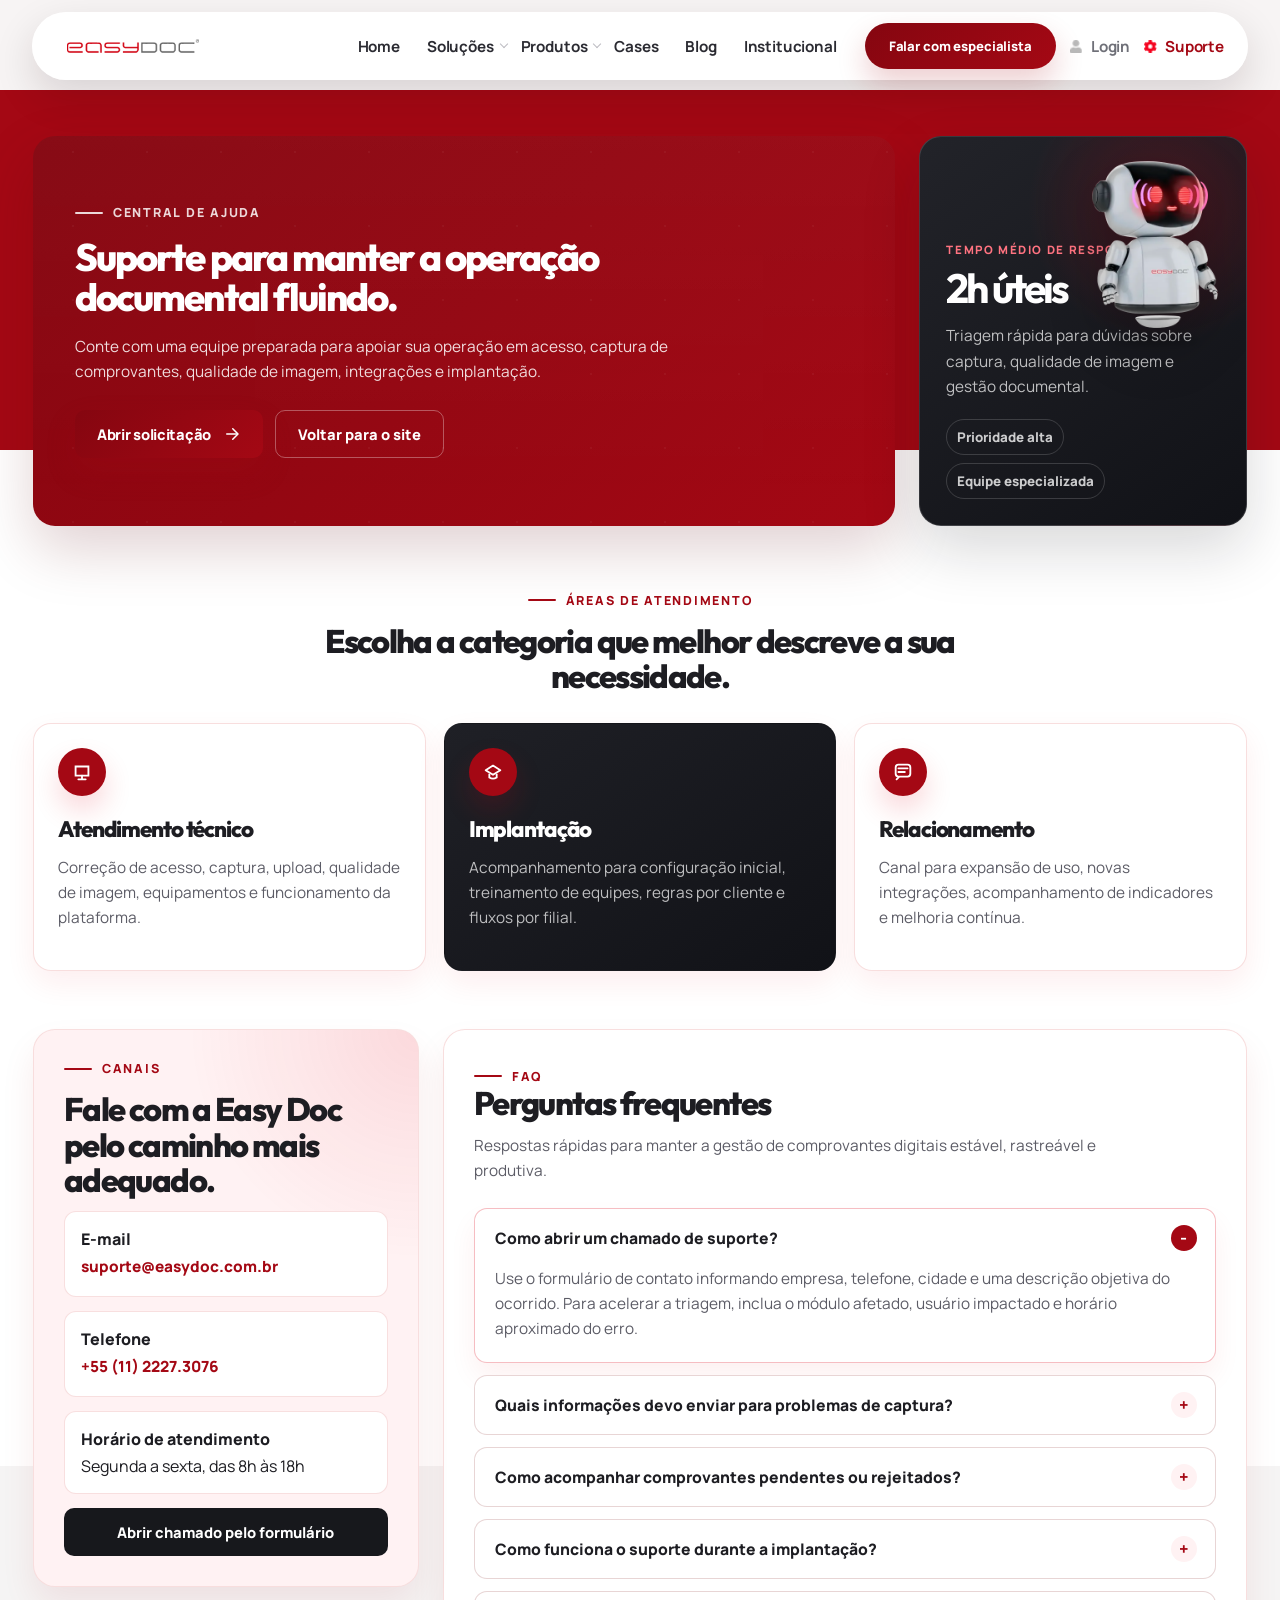
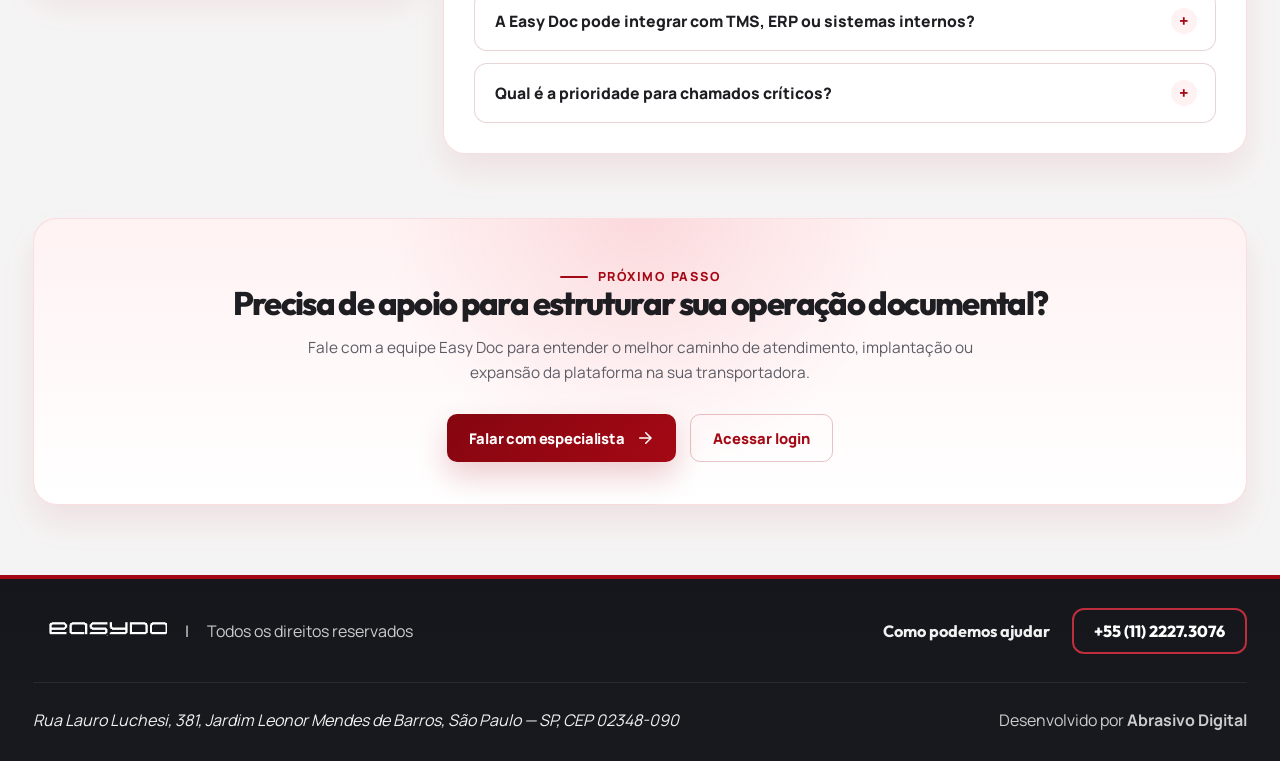
<file: support.html>
<!DOCTYPE html>
<html lang="pt-BR">
  <head>
    <meta charset="UTF-8" />
    <meta name="viewport" content="width=device-width, initial-scale=1.0" />
    <meta name="description" content="Central de suporte Easy Doc: atendimento técnico, implantação, relacionamento e perguntas frequentes sobre gestão de comprovantes digitais." />

    <title>Suporte | Easy Doc</title>

    <link rel="preconnect" href="https://fonts.googleapis.com" />
    <link rel="preconnect" href="https://fonts.gstatic.com" crossorigin />
    <link
      href="https://fonts.googleapis.com/css2?family=Manrope:wght@400;500;600;700;800&family=Outfit:wght@500;600;700;800&display=swap"
      rel="stylesheet"
    />
    <link rel="icon" type="image/svg+xml" href="assets/images/favicon.svg" />
    <link rel="alternate icon" type="image/png" href="assets/images/favicon.png" />
    <link rel="apple-touch-icon" href="assets/images/apple-touch-icon.png" />
    <link rel="stylesheet" href="assets/css/style.css?v=mobile-cta-ribbon-2" />
  </head>

  <!--
    Classes de body:
    - system-page: grid e fundo compartilhado das páginas internas
    - support-page: sobrescreve o fundo com a paleta clara da página de suporte
  -->
  <body class="system-page support-page">

    <!-- ========================================================
      CABEÇALHO — mesmo header do site principal para consistência.
      aria-current="page" marca o link ativo.
    ======================================================== -->
    <header class="site-header internal-site-header">
      <div class="header-shell">
        <a class="site-logo" href="index.html" aria-label="Easy Doc — voltar para a página inicial">
          <img src="assets/images/logo-mark.png?v=logo-safe-3" alt="Easy Doc" width="160" height="auto" />
        </a>

        <button
          class="menu-toggle"
          type="button"
          aria-expanded="false"
          aria-controls="site-nav"
          aria-label="Abrir menu de navegação"
        >
          <span aria-hidden="true"></span>
          <span aria-hidden="true"></span>
          <span aria-hidden="true"></span>
        </button>

        <nav class="site-nav" id="site-nav" aria-label="Navegação principal">
          <a href="index.html#home">Home</a>
          <a href="index.html#solucoes" class="has-caret">Soluções</a>
          <a href="index.html#produtos" class="has-caret">Produtos</a>
          <a href="index.html#cases">Cases</a>
          <a href="index.html#processo">Blog</a>
          <a href="index.html#depoimentos">Institucional</a>
        </nav>

        <div class="site-actions">
          <a class="top-cta" href="index.html#contato">Falar com especialista</a>
          <a href="login.html" class="action-link">
            <img class="action-link__icon" src="assets/images/icon-login.png" alt="" aria-hidden="true" />
            <span>Login</span>
          </a>
          <a href="support.html" class="action-link" aria-current="page">
            <img class="action-link__icon" src="assets/images/icon-support.png" alt="" aria-hidden="true" />
            <span>Suporte</span>
          </a>
        </div>
      </div>
    </header>

    <!-- ========================================================
      CONTEÚDO PRINCIPAL
    ======================================================== -->
    <main class="internal-main support-main" id="main-content">

      <!-- ======================================================
        HERO — apresentação da central de suporte com SLA card
      ====================================================== -->
      <section class="support-hero" aria-labelledby="support-heading">

        <div class="support-hero__content" data-reveal>
          <span class="system-kicker">Central de ajuda</span>
          <h1 id="support-heading">Suporte para manter a operação documental fluindo.</h1>
          <p>
            Conte com uma equipe preparada para apoiar sua operação em acesso,
            captura de comprovantes, qualidade de imagem, integrações e implantação.
          </p>

          <div class="support-hero__actions">
            <a class="cta-button" href="index.html#contato">
              <span>Abrir solicitação</span>
              <svg aria-hidden="true" focusable="false" viewBox="0 0 24 24" width="20" height="20">
                <path d="M5 12h14" stroke="currentColor" stroke-width="2" stroke-linecap="round" />
                <path d="m13 5 7 7-7 7" fill="none" stroke="currentColor" stroke-width="2" stroke-linecap="round" stroke-linejoin="round" />
              </svg>
            </a>
            <a class="system-back" href="index.html">Voltar para o site</a>
          </div>
        </div>

        <!--
          aside: informação complementar ao hero — não é parte da narrativa
          principal da seção, mas contextualiza o SLA do atendimento.
        -->
        <aside class="support-sla-card" aria-label="Tempo médio de atendimento" data-reveal>
          <img src="assets/images/robot.png" alt="" aria-hidden="true" />
          <span>Tempo médio de resposta</span>
          <strong>2h úteis</strong>
          <p>Triagem rápida para dúvidas sobre captura, qualidade de imagem e gestão documental.</p>
          <div aria-label="Características do atendimento">
            <small>Prioridade alta</small>
            <small>Equipe especializada</small>
          </div>
        </aside>

      </section>

      <!-- ======================================================
        CATEGORIAS DE ATENDIMENTO
        section > div[role="list"]: semântica de lista de cartões
        sem sobrecarga de <ul>/<ol>, mantendo o grid de CSS.
      ====================================================== -->
      <section
        class="support-section support-section--cards"
        aria-labelledby="support-categories-heading"
        data-reveal
      >
        <div class="support-section__heading">
          <span class="system-kicker">Áreas de atendimento</span>
          <h2 id="support-categories-heading">
            Escolha a categoria que melhor descreve a sua necessidade.
          </h2>
        </div>

        <div class="support-card-grid" role="list">

          <article class="support-card" role="listitem">
            <div class="support-card__icon" aria-hidden="true">
              <svg viewBox="0 0 24 24" width="24" height="24" fill="none">
                <path d="M5 6h14v10H5z" stroke="currentColor" stroke-width="2" />
                <path d="M8 20h8M12 16v4" stroke="currentColor" stroke-width="2" stroke-linecap="round" />
              </svg>
            </div>
            <h3>Atendimento técnico</h3>
            <p>Correção de acesso, captura, upload, qualidade de imagem, equipamentos e funcionamento da plataforma.</p>
          </article>

          <article class="support-card support-card--dark" role="listitem">
            <div class="support-card__icon" aria-hidden="true">
              <svg viewBox="0 0 24 24" width="24" height="24" fill="none">
                <path d="m4 10 8-5 8 5-8 5z" stroke="currentColor" stroke-width="2" stroke-linejoin="round" />
                <path d="M8 14v4c2.2 1.4 5.8 1.4 8 0v-4" stroke="currentColor" stroke-width="2" />
              </svg>
            </div>
            <h3>Implantação</h3>
            <p>Acompanhamento para configuração inicial, treinamento de equipes, regras por cliente e fluxos por filial.</p>
          </article>

          <article class="support-card" role="listitem">
            <div class="support-card__icon" aria-hidden="true">
              <svg viewBox="0 0 24 24" width="24" height="24" fill="none">
                <path
                  d="M7 8h10M7 12h7M5 20l3-3h9a3 3 0 0 0 3-3V7a3 3 0 0 0-3-3H7a3 3 0 0 0-3 3v7a3 3 0 0 0 3 3"
                  stroke="currentColor"
                  stroke-width="2"
                  stroke-linecap="round"
                  stroke-linejoin="round"
                />
              </svg>
            </div>
            <h3>Relacionamento</h3>
            <p>Canal para expansão de uso, novas integrações, acompanhamento de indicadores e melhoria contínua.</p>
          </article>

        </div><!-- /.support-card-grid -->

      </section>

      <!-- ======================================================
        CANAIS DE CONTATO + FAQ
        id="faq" permite links âncora externos do tipo suporte.html#faq
      ====================================================== -->
      <section
        class="support-section support-section--split"
        id="faq"
        aria-label="Canais de contato e perguntas frequentes"
        data-reveal
      >

        <!-- Canais de contato — aside porque é informação paralela ao FAQ -->
        <aside class="contact-methods" aria-labelledby="contact-methods-heading">
          <span class="system-kicker">Canais</span>
          <h2 id="contact-methods-heading">Fale com a Easy Doc pelo caminho mais adequado.</h2>

          <div class="contact-method">
            <strong>E-mail</strong>
            <a href="mailto:suporte@easydoc.com.br">suporte@easydoc.com.br</a>
          </div>

          <div class="contact-method">
            <strong>Telefone</strong>
            <a href="tel:+551122273076">+55 (11) 2227.3076</a>
          </div>

          <div class="contact-method">
            <strong>Horário de atendimento</strong>
            <!--
              <time> comunica dados de data/hora a leitores de tela
              e motores de busca de forma semântica.
            -->
            <time datetime="Mo-Fr 08:00-18:00">Segunda a sexta, das 8h às 18h</time>
          </div>

          <a class="contact-method__cta" href="index.html#contato">
            Abrir chamado pelo formulário
          </a>
        </aside>

        <!-- FAQ com accordion exclusivo gerenciado pelo support.js -->
        <section class="faq-panel" aria-labelledby="faq-heading">
          <div class="faq-panel__header">
            <span class="system-kicker">FAQ</span>
            <h2 id="faq-heading">Perguntas frequentes</h2>
            <p>Respostas rápidas para manter a gestão de comprovantes digitais estável, rastreável e produtiva.</p>
          </div>

          <!--
            Cada <details> é nativamente acessível via teclado (Enter/Space).
            O JS em support.js adiciona o comportamento de accordion exclusivo:
            abrir um item fecha os demais.
            O primeiro item começa aberto (atributo `open`) para orientar o usuário.
          -->
          <div class="faq-list" role="list">

            <details class="faq-item" open role="listitem">
              <summary>Como abrir um chamado de suporte?</summary>
              <p>
                Use o formulário de contato informando empresa, telefone, cidade e uma
                descrição objetiva do ocorrido. Para acelerar a triagem, inclua o módulo
                afetado, usuário impactado e horário aproximado do erro.
              </p>
            </details>

            <details class="faq-item" role="listitem">
              <summary>Quais informações devo enviar para problemas de captura?</summary>
              <p>
                Informe o modelo do equipamento, tipo de comprovante, filial, cliente,
                exemplos de imagens rejeitadas e se o problema ocorre em todos os
                documentos ou apenas em uma operação específica.
              </p>
            </details>

            <details class="faq-item" role="listitem">
              <summary>Como acompanhar comprovantes pendentes ou rejeitados?</summary>
              <p>
                Acompanhe a fila de pendências pelo portal, filtrando por cliente,
                período, filial e status. Itens rejeitados devem ser revisados pela
                equipe operacional antes de nova validação ou reenvio ao cliente.
              </p>
            </details>

            <details class="faq-item" role="listitem">
              <summary>Como funciona o suporte durante a implantação?</summary>
              <p>
                A implantação passa por diagnóstico, configuração da operação, definição
                de usuários, parametrização de clientes, treinamento da equipe e
                acompanhamento dos primeiros ciclos de uso.
              </p>
            </details>

            <details class="faq-item" role="listitem">
              <summary>A Easy Doc pode integrar com TMS, ERP ou sistemas internos?</summary>
              <p>
                Sim. A equipe avalia o fluxo atual, os eventos necessários, o formato dos
                dados e os pontos de integração para conectar comprovantes, status e
                documentos digitais aos sistemas já utilizados pela transportadora.
              </p>
            </details>

            <details class="faq-item" role="listitem">
              <summary>Qual é a prioridade para chamados críticos?</summary>
              <p>
                Chamados que afetam faturamento, liberação de pagamentos ou grande volume
                de entregas recebem prioridade de triagem. Quanto mais contexto o chamado
                trouxer, mais rápida tende a ser a identificação da causa.
              </p>
            </details>

          </div><!-- /.faq-list -->

        </section><!-- /.faq-panel -->

      </section>

      <!-- ======================================================
        CALL TO ACTION FINAL
      ====================================================== -->
      <section class="support-final" aria-labelledby="support-final-heading" data-reveal>
        <span class="system-kicker">Próximo passo</span>
        <h2 id="support-final-heading">Precisa de apoio para estruturar sua operação documental?</h2>
        <p>
          Fale com a equipe Easy Doc para entender o melhor caminho de atendimento,
          implantação ou expansão da plataforma na sua transportadora.
        </p>
        <div>
          <a class="cta-button" href="index.html#contato">
            <span>Falar com especialista</span>
            <svg aria-hidden="true" focusable="false" viewBox="0 0 24 24" width="20" height="20">
              <path d="M5 12h14" stroke="currentColor" stroke-width="2" stroke-linecap="round" />
              <path d="m13 5 7 7-7 7" fill="none" stroke="currentColor" stroke-width="2" stroke-linecap="round" stroke-linejoin="round" />
            </svg>
          </a>
          <a class="system-back system-back--dark" href="login.html">Acessar login</a>
        </div>
      </section>

    </main>

    <!-- ========================================================
      RODAPÉ — consistente com as demais páginas do projeto
    ======================================================== -->
    <footer class="site-footer internal-footer" aria-label="Rodapé do site">
      <div class="site-footer__top">
        <div class="site-footer__brand">
          <img src="assets/images/logo-mark-light.png" alt="Easy Doc" width="120" height="auto" />
          <span aria-hidden="true">|</span>
          <p>Todos os direitos reservados</p>
        </div>

        <div class="site-footer__help">
          <span>Como podemos ajudar</span>
          <a href="tel:+551122273076">+55 (11) 2227.3076</a>
        </div>
      </div>

      <div class="site-footer__bottom">
        <address>
          Rua Lauro Luchesi, 381, Jardim Leonor Mendes de Barros, São Paulo — SP, CEP 02348-090
        </address>
        <p>Desenvolvido por <strong>Abrasivo Digital</strong></p>
      </div>
    </footer>

    <!--
      main.js: comportamentos compartilhados (header scroll, menu mobile, etc.)
      support.js: lógica exclusiva desta página (accordion de FAQ)
    -->
    <script src="assets/js/main.js?v=internal-header-1"></script>
    <script src="assets/js/support.js"></script>
  </body>
</html>
</file>
<file: assets/css/style.css>
:root {
  --red: #a40814;
  --red-deep: #850610;
  --red-rgb: 164, 8, 20;
  --red-deep-rgb: 133, 6, 16;
  --red-soft: #fff2f3;
  --red-line: #f0d4d7;
  --ink: #1d1d22;
  --ink-soft: #5c5c66;
  --white: #ffffff;
  --gray-bg: #f5f4f4;
  --dark: #17181c;
  --dark-soft: #23242a;
  --success: #128f45;
  --shadow-soft: 0 24px 60px rgba(23, 24, 28, 0.08);
  --shadow-card: 0 18px 34px rgba(var(--red-rgb), 0.08);
  --radius-pill: 42px;
  --radius-xl: 32px;
  --radius-lg: 26px;
  --radius-md: 22px;
  --radius-sm: 18px;
  --shell: min(1560px, calc(100% - 64px));
  --content: min(1340px, calc(100% - 112px));
  --wide-content: min(1500px, calc(100% - 120px));
  --transition: 220ms ease;
}

*,
*::before,
*::after {
  box-sizing: border-box;
}

html {
  scroll-behavior: smooth;
}

body {
  margin: 0;
  color: var(--ink);
  background: var(--white);
  font-family: "Manrope", "Segoe UI", sans-serif;
  text-rendering: optimizeLegibility;
}

img {
  display: block;
  max-width: 100%;
}

a {
  color: inherit;
  text-decoration: none;
}

a:focus-visible,
button:focus-visible,
input:focus-visible,
textarea:focus-visible,
select:focus-visible,
summary:focus-visible {
  outline: 3px solid rgba(221, 0, 22, 0.28);
  outline-offset: 4px;
}

button,
input,
textarea,
select {
  font: inherit;
}

button {
  border: 0;
  background: none;
  cursor: pointer;
}

iframe {
  border: 0;
}

.icon-sprite {
  position: absolute;
  width: 0;
  height: 0;
  overflow: hidden;
}

.container {
  width: var(--content);
  margin: 0 auto;
}

.container--wide {
  width: var(--wide-content);
}

.site-header {
  position: sticky;
  top: 0;
  z-index: 50;
  padding: 20px 0 0;
  background: linear-gradient(180deg, rgba(214, 0, 20, 0.98), rgba(214, 0, 20, 0.94));
  transition: padding var(--transition), box-shadow var(--transition), background-color var(--transition);
}

.site-header.is-scrolled {
  padding-top: 10px;
  box-shadow: 0 12px 32px rgba(76, 5, 12, 0.22);
}

.header-shell {
  width: var(--shell);
  margin: 0 auto;
  min-height: 90px;
  display: flex;
  align-items: center;
  gap: 24px;
  padding: 0 34px;
  border-radius: var(--radius-pill);
  background: rgba(255, 246, 246, 0.98);
  box-shadow: 0 18px 48px rgba(32, 8, 12, 0.14);
}

.site-logo {
  flex: 0 0 auto;
}

.site-logo img {
  width: 193px;
  height: auto;
  display: block;
  object-fit: contain;
}

.site-nav {
  display: flex;
  align-items: center;
  gap: 42px;
  margin-left: auto;
}

.site-nav a,
.action-link {
  position: relative;
  font-size: 1.02rem;
  font-weight: 600;
  color: #2b2b32;
  transition: color var(--transition), opacity var(--transition);
}

.site-nav a::after {
  content: "";
  position: absolute;
  left: 0;
  right: 0;
  bottom: -10px;
  height: 2px;
  border-radius: 999px;
  transform: scaleX(0);
  transform-origin: center;
  background: var(--red);
  transition: transform var(--transition);
}

.site-nav a:hover,
.site-nav a.is-active,
.action-link:hover {
  color: var(--red);
}

.site-nav a:hover::after,
.site-nav a.is-active::after {
  transform: scaleX(1);
}

.site-nav .has-caret::before {
  content: "";
  position: absolute;
  right: -16px;
  top: 50%;
  width: 8px;
  height: 8px;
  margin-top: -6px;
  border-right: 2px solid #bdbcc2;
  border-bottom: 2px solid #bdbcc2;
  transform: rotate(45deg);
}

.site-actions {
  display: flex;
  align-items: center;
  gap: 20px;
  margin-left: 18px;
}

.top-cta,
.cta-button {
  display: inline-flex;
  align-items: center;
  justify-content: center;
  gap: 12px;
  min-height: 60px;
  padding: 0 28px;
  border-radius: 12px;
  background: linear-gradient(135deg, var(--red-deep), var(--red));
  color: var(--white);
  font-size: 1rem;
  font-weight: 800;
  letter-spacing: -0.02em;
  box-shadow: 0 14px 30px rgba(221, 0, 22, 0.2);
  transition: transform var(--transition), filter var(--transition), box-shadow var(--transition);
}

.top-cta:hover,
.cta-button:hover {
  filter: brightness(1.02);
  transform: translateY(-2px);
}

.top-cta {
  min-height: 50px;
  padding-inline: 26px;
  border-radius: 999px;
  font-size: 0.96rem;
  box-shadow: none;
}

.cta-button svg,
.top-cta svg {
  width: 18px;
  height: 18px;
}

.cta-button--light {
  background: var(--white);
  border: 1px solid rgba(123, 123, 130, 0.12);
  color: #66666d;
  box-shadow: 0 14px 28px rgba(17, 18, 22, 0.18);
}

.cta-button--light svg {
  color: #707077;
}

.action-link {
  font-size: 0.95rem;
  color: #6f7078;
}

.menu-toggle {
  display: none;
  width: 48px;
  height: 48px;
  padding: 12px;
  border-radius: 14px;
  background: rgba(38, 38, 44, 0.06);
}

.menu-toggle span {
  display: block;
  width: 100%;
  height: 2px;
  background: var(--ink);
  border-radius: 999px;
  transition: transform var(--transition), opacity var(--transition);
}

.menu-toggle span + span {
  margin-top: 6px;
}

.hero {
  position: relative;
  margin-top: -10px;
  padding: 64px 0 0;
  overflow: visible;
  background:
    radial-gradient(circle at 50% 28%, rgba(255, 255, 255, 0.06), transparent 28%),
    linear-gradient(180deg, #c60015 0%, #cf0016 66%, #ffffff 66%);
}

.hero::before,
.hero::after {
  content: "";
  position: absolute;
  inset: 0;
  pointer-events: none;
}

.hero::before {
  background:
    radial-gradient(circle at 50% 18%, rgba(255, 255, 255, 0.08) 0 1px, transparent 1px) 0 0 / 90px 90px,
    linear-gradient(180deg, rgba(255, 255, 255, 0.04), rgba(255, 255, 255, 0));
  opacity: 0.35;
}

.hero__rings {
  position: absolute;
  top: 124px;
  width: 580px;
  height: 580px;
  border-radius: 50%;
  border: 2px solid rgba(255, 255, 255, 0.08);
  pointer-events: none;
}

.hero__rings::before,
.hero__rings::after {
  content: "";
  position: absolute;
  inset: 48px;
  border-radius: inherit;
  border: 2px solid rgba(255, 255, 255, 0.06);
}

.hero__rings::after {
  inset: 98px;
}

.hero__rings--left {
  left: 260px;
}

.hero__rings--right {
  right: 180px;
}

.hero__container {
  width: var(--wide-content);
  margin: 0 auto;
  position: relative;
  z-index: 1;
}

.hero__content {
  max-width: 960px;
  margin: 0 auto;
  text-align: center;
}

.hero__content h1,
.section-title h2,
.cause-section__content h2,
.case-section__content h2,
.contact-section h2 {
  margin: 0;
  font-family: "Outfit", "Manrope", sans-serif;
  font-weight: 800;
  letter-spacing: -0.05em;
  line-height: 1.02;
}

.hero__content h1 {
  color: var(--white);
  font-size: clamp(2.9rem, 4.5vw, 4.9rem);
}

.hero__content p {
  max-width: 980px;
  margin: 26px auto 0;
  color: rgba(255, 255, 255, 0.92);
  font-size: 1.45rem;
  line-height: 1.8;
}

.hero__content strong {
  font-weight: 800;
}

.hero__content .cta-button {
  margin-top: 34px;
}

.hero__media {
  max-width: 1220px;
  margin: 84px auto -176px;
}

.video-poster {
  position: relative;
  overflow: hidden;
  border-radius: 32px;
  background: #d3c6bb;
  box-shadow: 0 34px 80px rgba(21, 23, 28, 0.14);
}

.video-poster img,
.video-poster iframe {
  display: block;
  width: 100%;
  height: auto;
  aspect-ratio: 16 / 9;
  object-fit: cover;
}

.video-poster iframe {
  min-height: 100%;
}

.play-button {
  position: absolute;
  inset: 50% auto auto 50%;
  width: 82px;
  height: 82px;
  display: inline-flex;
  align-items: center;
  justify-content: center;
  border-radius: 50%;
  transform: translate(-50%, -50%);
  background: rgba(255, 255, 255, 0.14);
  color: var(--white);
  box-shadow: inset 0 0 0 2px rgba(255, 255, 255, 0.12);
  backdrop-filter: blur(6px);
  transition: transform var(--transition), background-color var(--transition);
}

.play-button:hover {
  transform: translate(-50%, -50%) scale(1.04);
  background: rgba(255, 255, 255, 0.2);
}

.play-button svg {
  width: 28px;
  height: 28px;
  margin-left: 4px;
}

.section {
  padding: 110px 0;
}

.section[id] {
  scroll-margin-top: 118px;
}

.section--problems {
  padding-top: 260px;
}

.section-title {
  max-width: 1060px;
}

.section-title--center {
  margin: 0 auto;
  text-align: center;
}

.section-title--left {
  text-align: left;
}

.section-title--spaced {
  margin-top: 92px;
}

.section-title--compact p {
  max-width: 1180px;
}

.section-title h2,
.cause-section__content h2,
.case-section__content h2,
.contact-section h2 {
  font-size: clamp(2.5rem, 3vw, 3.8rem);
  color: var(--ink);
}

.section-title p,
.cause-section__content > p,
.case-section__content > p,
.process-step p {
  margin: 24px 0 0;
  color: var(--ink-soft);
  font-size: 1.15rem;
  line-height: 1.85;
}

.problem-grid,
.impact-grid {
  display: grid;
  grid-template-columns: repeat(2, minmax(0, 1fr));
  gap: 34px;
  margin-top: 56px;
}

.problem-card,
.issue-card,
.feature-item,
.solution-card,
.process-step,
.contact-panel {
  border: 1px solid var(--red-line);
  box-shadow: var(--shadow-card);
}

.problem-card {
  display: flex;
  align-items: center;
  gap: 26px;
  min-height: 140px;
  padding: 28px 30px;
  border-radius: 24px;
  background: var(--red-soft);
}

.problem-card p,
.issue-card p,
.feature-item p,
.solution-card p {
  margin: 0;
  font-size: 1.18rem;
  line-height: 1.72;
}

.problem-card strong,
.issue-card h3,
.feature-item strong,
.solution-card strong,
.case-section__content strong {
  color: var(--ink);
  font-weight: 800;
}

.icon-badge {
  flex: 0 0 auto;
  width: 60px;
  height: 60px;
  display: inline-flex;
  align-items: center;
  justify-content: center;
  border-radius: 50%;
  background: var(--red);
  color: var(--white);
  box-shadow: 0 12px 26px rgba(221, 0, 22, 0.16);
}

.icon-badge svg,
.impact-card__icon svg,
.case-link__icon svg {
  width: 26px;
  height: 26px;
}

.icon-badge--small {
  width: 54px;
  height: 54px;
}

.issue-list {
  display: grid;
  gap: 22px;
  margin-top: 48px;
}

.issue-card {
  display: flex;
  align-items: flex-start;
  gap: 28px;
  min-height: 140px;
  padding: 30px 30px 28px;
  border-radius: 24px;
  background: var(--white);
}

.issue-card h3 {
  margin: 0 0 8px;
  font-family: "Outfit", "Manrope", sans-serif;
  font-size: 1.85rem;
  letter-spacing: -0.04em;
}

.challenge-banner {
  padding: 18px 0 0;
}

.challenge-banner__inner {
  position: relative;
  width: min(1040px, calc(100% - 80px));
  margin: 0 auto;
  display: flex;
  align-items: center;
  gap: 28px;
  padding: 38px 46px;
  border-radius: 28px;
  background:
    radial-gradient(circle at 84% 42%, rgba(255, 255, 255, 0.11), transparent 28%),
    linear-gradient(135deg, var(--red-deep), var(--red));
  box-shadow: 0 24px 52px rgba(221, 0, 22, 0.16);
}

.challenge-banner__inner img {
  position: absolute;
  right: 34px;
  bottom: -28px;
  width: 220px;
  filter: drop-shadow(0 16px 24px rgba(0, 0, 0, 0.2));
}

.challenge-banner__icon {
  width: 54px;
  height: 54px;
  display: inline-flex;
  align-items: center;
  justify-content: center;
  border-radius: 50%;
  background: rgba(255, 255, 255, 0.94);
  color: var(--red);
}

.challenge-banner__copy {
  max-width: 640px;
  color: var(--white);
}

.challenge-banner__copy p,
.challenge-banner__copy strong {
  display: block;
  margin: 0;
  font-family: "Outfit", "Manrope", sans-serif;
  font-size: clamp(2rem, 2.6vw, 3rem);
  font-weight: 800;
  letter-spacing: -0.05em;
  line-height: 1.15;
}

.challenge-banner__copy strong {
  margin-top: 8px;
}

.cause-section,
.case-section {
  display: grid;
  grid-template-columns: minmax(0, 1fr) minmax(0, 1fr);
}

.cause-section {
  margin-top: 96px;
  background: var(--gray-bg);
}

.cause-section__media {
  min-height: 740px;
  background: linear-gradient(180deg, #db0016, #b50014);
}

.cause-section__media img {
  width: 100%;
  height: 100%;
  object-fit: cover;
}

.cause-section__content {
  padding: 88px clamp(48px, 5vw, 70px);
}

.feature-stack {
  display: grid;
  gap: 22px;
  margin-top: 42px;
}

.feature-item {
  display: flex;
  align-items: center;
  gap: 24px;
  padding: 28px 30px;
  border-radius: 24px;
  background: var(--white);
}

.section--solution {
  padding-top: 86px;
  padding-bottom: 92px;
}

.solution-grid {
  display: grid;
  grid-template-columns: minmax(0, 0.92fr) minmax(0, 1.08fr);
  align-items: center;
  gap: 64px;
  margin-top: 52px;
}

.solution-grid__content {
  display: grid;
  gap: 20px;
}

.solution-card {
  display: flex;
  align-items: flex-start;
  gap: 24px;
  padding: 34px 30px;
  border-radius: 24px;
  background: var(--white);
}

.solution-grid__media img {
  width: 100%;
  height: auto;
}

.section-cta {
  margin-top: 54px;
  text-align: center;
}

.impact-section {
  position: relative;
  padding: 92px 0 106px;
  overflow: hidden;
  background:
    linear-gradient(180deg, rgba(13, 13, 16, 0.98), rgba(20, 20, 24, 0.98)),
    radial-gradient(circle at 20% 20%, rgba(255, 255, 255, 0.04), transparent 32%);
}

.impact-section::before {
  content: "";
  position: absolute;
  inset: 0;
  background:
    radial-gradient(circle at 6% 32%, rgba(255, 255, 255, 0.03) 0 2px, transparent 2px) 0 0 / 110px 110px,
    linear-gradient(135deg, rgba(255, 255, 255, 0.03), rgba(255, 255, 255, 0));
  opacity: 0.22;
  pointer-events: none;
}

.section-title--light h2,
.section-title--light p,
.impact-card p {
  color: var(--white);
}

.impact-grid {
  position: relative;
  z-index: 1;
  grid-template-columns: repeat(3, minmax(0, 1fr));
  margin-top: 72px;
}

.impact-card {
  position: relative;
  min-height: 182px;
  padding: 78px 30px 34px;
  border-radius: 24px;
  border: 2px solid rgba(255, 0, 30, 0.82);
  text-align: center;
}

.impact-card__icon {
  position: absolute;
  top: -46px;
  left: 50%;
  width: 92px;
  height: 92px;
  display: inline-flex;
  align-items: center;
  justify-content: center;
  border: 2px solid rgba(255, 0, 30, 0.82);
  border-radius: 50%;
  transform: translateX(-50%);
  background: rgba(22, 22, 26, 0.95);
  color: var(--white);
}

.impact-card__icon::after {
  content: "";
  position: absolute;
  top: -11px;
  right: -10px;
  width: 24px;
  height: 24px;
  border-top: 2px solid rgba(255, 0, 30, 0.82);
  border-right: 2px solid rgba(255, 0, 30, 0.82);
  border-radius: 0 16px 0 0;
}

.impact-card p {
  margin: 0;
  font-family: "Outfit", "Manrope", sans-serif;
  font-size: 1.1rem;
  font-weight: 700;
  line-height: 1.55;
}

.process-section {
  padding-top: 108px;
}

.process-list {
  position: relative;
  display: grid;
  gap: 22px;
  margin-top: 54px;
}

.process-list::before {
  content: "";
  position: absolute;
  top: 60px;
  bottom: 60px;
  left: 53px;
  width: 3px;
  background: linear-gradient(180deg, rgba(221, 0, 22, 0.45), rgba(221, 0, 22, 0.08));
}

.process-step {
  position: relative;
  display: flex;
  align-items: flex-start;
  gap: 26px;
  min-height: 136px;
  padding: 34px 36px 34px 100px;
  border-radius: 24px;
  background: var(--white);
}

.process-step__icon {
  position: absolute;
  left: 30px;
  top: 50%;
  width: 54px;
  height: 54px;
  display: inline-flex;
  align-items: center;
  justify-content: center;
  border-radius: 50%;
  transform: translateY(-50%);
  background: var(--red);
  color: var(--white);
  box-shadow: 0 14px 24px rgba(221, 0, 22, 0.12);
}

.process-step h3 {
  margin: 0 0 8px;
  font-family: "Outfit", "Manrope", sans-serif;
  font-size: 1.95rem;
  font-weight: 800;
  letter-spacing: -0.04em;
}

.case-section {
  margin-top: 78px;
  background: var(--gray-bg);
}

.case-section__content {
  padding: 94px clamp(48px, 5vw, 70px) 86px clamp(48px, 5vw, 70px);
}

.case-section__content h2 {
  max-width: 620px;
}

.case-stats {
  display: flex;
  align-items: flex-start;
  gap: 30px;
  margin-top: 48px;
}

.case-stats > div {
  position: relative;
  padding-right: 26px;
}

.case-stats > div:not(:last-child)::after {
  content: "";
  position: absolute;
  top: 10px;
  right: 0;
  width: 1px;
  height: 62px;
  background: rgba(29, 29, 34, 0.14);
}

.case-stats strong {
  display: block;
  color: var(--red);
  font-family: "Outfit", "Manrope", sans-serif;
  font-size: 3rem;
  font-weight: 800;
  letter-spacing: -0.05em;
  line-height: 0.95;
}

.case-stats span {
  display: block;
  margin-top: 6px;
  color: #54535a;
  font-size: 1.05rem;
  font-weight: 700;
}

.case-link {
  margin-top: 42px;
  min-height: 130px;
  width: min(520px, 100%);
  display: inline-flex;
  align-items: center;
  gap: 24px;
  padding: 24px 28px;
  border-radius: 22px;
  background: var(--white);
  box-shadow: var(--shadow-soft);
  text-align: left;
}

.case-link__icon {
  flex: 0 0 auto;
  width: 54px;
  height: 54px;
  display: inline-flex;
  align-items: center;
  justify-content: center;
  border-radius: 50%;
  background: var(--red);
  color: var(--white);
}

.case-link span:last-child {
  font-size: 1.1rem;
  font-weight: 600;
}

.case-section__media {
  min-height: 720px;
}

.video-poster--case,
.video-poster--case img,
.video-poster--case iframe {
  height: 100%;
  min-height: 720px;
  aspect-ratio: auto;
  border-radius: 0;
}

.proof-section {
  padding: 84px 0 70px;
}

.quote-card {
  position: relative;
  max-width: 980px;
  margin: 0 auto;
  display: grid;
  grid-template-columns: 170px 1fr;
  gap: 38px;
  padding: 42px 52px;
  border-radius: 30px;
  background: linear-gradient(180deg, #fff4f4, #fff3f3);
}

.quote-card::before,
.quote-card::after {
  content: "";
  position: absolute;
  width: 64px;
  height: 64px;
  border-radius: 50%;
  background: rgba(221, 0, 22, 0.04);
}

.quote-card::before {
  top: 22px;
  left: 32px;
}

.quote-card::after {
  right: 34px;
  bottom: 26px;
}

.quote-card__avatar {
  width: 126px;
  height: 126px;
  margin: auto;
  border-radius: 50%;
  background: var(--white);
  box-shadow: inset 0 0 0 2px rgba(221, 0, 22, 0.05);
}

.quote-card__content p {
  margin: 0;
  font-size: 1.2rem;
  line-height: 1.88;
}

.quote-card__content strong {
  display: block;
  margin-top: 18px;
  font-size: 1.03rem;
}

.quote-card__content strong span {
  font-weight: 500;
  color: #63636c;
}

.quote-dots {
  display: flex;
  justify-content: center;
  gap: 10px;
  margin-top: 34px;
}

.quote-dots span {
  width: 10px;
  height: 10px;
  border-radius: 50%;
  background: #d7d7db;
}

.quote-dots .is-active {
  background: var(--red);
}

.logo-marquee {
  position: relative;
  overflow: hidden;
  margin-top: 54px;
  padding: 10px 0;
}

.logo-marquee__track {
  display: flex;
  align-items: center;
  gap: 58px;
  width: max-content;
  animation: marquee 28s linear infinite;
}

.logo-marquee:hover .logo-marquee__track {
  animation-play-state: paused;
}

.logo-marquee img,
.logo-marquee span {
  flex: 0 0 auto;
  color: rgba(88, 88, 96, 0.64);
  font-family: "Outfit", "Manrope", sans-serif;
  font-size: 2rem;
  font-weight: 700;
  letter-spacing: -0.03em;
  text-transform: none;
  filter: grayscale(1) opacity(0.72);
}

.logo-marquee img {
  max-height: 54px;
  width: auto;
}

.cta-ribbon {
  padding: 30px 0 18px;
}

.cta-ribbon__image {
  width: min(1214px, calc(100% - 64px));
  height: auto;
  margin: 0 auto;
  display: block;
}

.contact-section {
  padding-top: 74px;
}

.section-title--contact {
  max-width: 1040px;
}

.contact-panel {
  margin-top: 34px;
  padding: 38px 40px 42px;
  border-radius: 30px;
  background: var(--red-soft);
}

.form-grid {
  display: grid;
  gap: 26px;
}

.form-grid--triple {
  grid-template-columns: repeat(3, minmax(0, 1fr));
  margin-bottom: 32px;
}

.form-group {
  display: grid;
  align-content: start;
  gap: 10px;
}

.form-group label {
  color: var(--ink);
  font-size: 1.05rem;
  font-weight: 800;
}

.form-group label span {
  color: var(--red);
}

.form-group input,
.form-group textarea,
.form-group select {
  width: 100%;
  min-height: 64px;
  padding: 0 18px;
  border: 1px solid rgba(231, 210, 210, 0.92);
  border-radius: 10px;
  background: var(--white);
  color: #52525a;
  font-size: 1.1rem;
  transition: border-color var(--transition), box-shadow var(--transition), background-color var(--transition);
}

.input-status {
  position: relative;
}

.input-status input {
  padding-right: 54px;
}

.form-group textarea {
  min-height: 144px;
  padding: 18px;
  resize: vertical;
}

.form-group select {
  appearance: none;
  background-image:
    linear-gradient(45deg, transparent 50%, #9d9da4 50%),
    linear-gradient(135deg, #9d9da4 50%, transparent 50%);
  background-position:
    calc(100% - 22px) calc(50% - 2px),
    calc(100% - 17px) calc(50% - 2px);
  background-size: 5px 5px, 5px 5px;
  background-repeat: no-repeat;
}

.form-group input:focus,
.form-group textarea:focus,
.form-group select:focus {
  outline: none;
  border-color: rgba(221, 0, 22, 0.38);
  box-shadow: 0 0 0 4px rgba(221, 0, 22, 0.08);
}

.form-group input:disabled,
.form-group textarea:disabled,
.form-group select:disabled,
.cta-button:disabled {
  cursor: not-allowed;
  opacity: 0.68;
}

.form-group input.is-invalid,
.form-group textarea.is-invalid,
.form-group select.is-invalid {
  border-color: rgba(221, 0, 22, 0.8);
  background: rgba(255, 246, 246, 0.9);
}

.form-group input.is-valid,
.form-group textarea.is-valid,
.form-group select.is-valid {
  border-color: rgba(18, 143, 69, 0.34);
  box-shadow: inset 0 0 0 1px rgba(18, 143, 69, 0.08);
}

.field-loader {
  position: absolute;
  right: 18px;
  top: 50%;
  width: 18px;
  height: 18px;
  margin-top: -9px;
  border: 2px solid rgba(221, 0, 22, 0.16);
  border-top-color: var(--red);
  border-radius: 50%;
  opacity: 0;
  transform: scale(0.82);
  transition: opacity var(--transition), transform var(--transition);
  animation: fieldSpin 780ms linear infinite;
  pointer-events: none;
}

.field-loader.is-visible {
  opacity: 1;
  transform: scale(1);
}

.form-error {
  min-height: 18px;
  color: var(--red);
  font-size: 0.86rem;
  font-weight: 700;
}

.form-hint {
  min-height: 18px;
  color: #75747b;
  font-size: 0.84rem;
  font-weight: 600;
  line-height: 1.45;
}

.form-hint[data-status="success"] {
  color: var(--success);
}

.form-hint[data-status="error"] {
  color: var(--red);
}

.form-hint[data-status="loading"] {
  color: #8a5b00;
}

.form-footer {
  display: flex;
  align-items: center;
  justify-content: space-between;
  gap: 24px;
  margin-top: 28px;
}

.captcha-image {
  width: 290px;
  max-width: 100%;
  border-radius: 6px;
}

.form-feedback {
  min-height: 24px;
  margin: 18px 0 0;
  color: var(--success);
  font-size: 0.95rem;
  font-weight: 800;
}

.form-feedback.is-error {
  color: var(--red);
}

.form-feedback.is-success {
  color: var(--success);
}

.site-footer {
  margin-top: 84px;
  padding: 0 0 36px;
  background:
    linear-gradient(180deg, rgba(17, 18, 23, 0.98), rgba(22, 23, 28, 0.99));
  color: rgba(255, 255, 255, 0.94);
  border-top: 4px solid var(--red);
}

.site-footer__top,
.site-footer__bottom {
  width: var(--wide-content);
  margin: 0 auto;
}

.site-footer__top {
  min-height: 128px;
  display: flex;
  align-items: center;
  justify-content: space-between;
  gap: 32px;
  border-bottom: 1px solid rgba(255, 255, 255, 0.08);
}

.site-footer__brand {
  display: flex;
  align-items: center;
  gap: 18px;
}

.site-footer__brand img {
  width: 160px;
  height: auto;
  display: block;
  object-fit: contain;
}

.site-footer__brand span,
.site-footer__brand p,
.site-footer__bottom p {
  margin: 0;
}

.site-footer__brand p,
.site-footer__bottom p {
  color: rgba(255, 255, 255, 0.78);
}

.site-footer__help {
  display: flex;
  align-items: center;
  gap: 22px;
  font-family: "Outfit", "Manrope", sans-serif;
  font-size: 1.02rem;
  font-weight: 700;
}

.site-footer__help a {
  display: inline-flex;
  align-items: center;
  min-height: 58px;
  padding: 0 26px;
  border-radius: 16px;
  border: 2px solid rgba(255, 54, 72, 0.72);
  color: var(--white);
  font-size: 1.2rem;
  font-weight: 800;
}

.site-footer__bottom {
  display: flex;
  align-items: center;
  justify-content: space-between;
  gap: 24px;
  padding-top: 26px;
}

.system-page {
  min-height: 100vh;
  background:
    radial-gradient(circle at 14% 16%, rgba(255, 255, 255, 0.1), transparent 28%),
    linear-gradient(135deg, #b90517 0%, #dd0016 48%, #16171c 48%, #111217 100%);
}

.system-logo {
  display: inline-flex;
  align-items: center;
}

.system-logo img {
  width: 193px;
  height: auto;
  display: block;
  object-fit: contain;
}

.system-kicker {
  display: inline-flex;
  align-items: center;
  gap: 10px;
  color: rgba(255, 255, 255, 0.78);
  font-size: 0.82rem;
  font-weight: 800;
  letter-spacing: 0.16em;
  text-transform: uppercase;
}

.system-kicker::before {
  content: "";
  width: 28px;
  height: 2px;
  border-radius: 999px;
  background: currentColor;
}

.system-back {
  display: inline-flex;
  align-items: center;
  justify-content: center;
  width: max-content;
  min-height: 48px;
  padding: 0 20px;
  border: 1px solid rgba(255, 255, 255, 0.26);
  border-radius: 999px;
  color: var(--white);
  font-weight: 800;
  transition: transform var(--transition), background-color var(--transition), border-color var(--transition);
}

.system-back:hover {
  transform: translateY(-2px);
  background: rgba(255, 255, 255, 0.08);
  border-color: rgba(255, 255, 255, 0.42);
}

.system-back--dark {
  color: var(--red);
  border-color: rgba(221, 0, 22, 0.22);
}

.system-back--dark:hover {
  background: rgba(221, 0, 22, 0.08);
}

/* Internal pages: shared premium visual system */
.system-page {
  position: relative;
  overflow-x: hidden;
  min-height: 100vh;
  background:
    radial-gradient(circle at 12% 12%, rgba(221, 0, 22, 0.1), transparent 28%),
    radial-gradient(circle at 88% 18%, rgba(17, 18, 23, 0.08), transparent 24%),
    linear-gradient(180deg, #fff8f8 0%, #ffffff 42%, #f7f4f4 100%);
}

.system-page::before {
  content: "";
  position: fixed;
  inset: 0;
  z-index: -1;
  pointer-events: none;
  background-image:
    linear-gradient(rgba(221, 0, 22, 0.035) 1px, transparent 1px),
    linear-gradient(90deg, rgba(221, 0, 22, 0.035) 1px, transparent 1px);
  background-size: 48px 48px;
  mask-image: linear-gradient(180deg, rgba(0, 0, 0, 0.7), transparent 74%);
}

.system-header {
  position: sticky;
  top: 18px;
  z-index: 30;
  width: min(1500px, calc(100% - 48px));
  min-height: 88px;
  margin: 18px auto 0;
  display: flex;
  align-items: center;
  justify-content: space-between;
  gap: 24px;
  padding: 0 30px;
  border: 1px solid rgba(248, 222, 222, 0.92);
  border-radius: var(--radius-pill);
  background: rgba(255, 246, 246, 0.96);
  box-shadow: 0 18px 48px rgba(32, 8, 12, 0.14);
  backdrop-filter: blur(18px);
}

.system-logo--dark img {
  width: 193px;
}

.system-nav {
  display: flex;
  align-items: center;
  gap: 28px;
}

.system-nav a {
  color: #292931;
  font-size: 1rem;
  font-weight: 800;
  transition: color var(--transition), transform var(--transition);
}

.system-nav a:hover {
  color: var(--red);
  transform: translateY(-1px);
}

.system-nav__cta {
  min-height: 48px;
  display: inline-flex;
  align-items: center;
  justify-content: center;
  padding: 0 20px;
  border-radius: 999px;
  background: linear-gradient(135deg, var(--red-deep), var(--red));
  color: var(--white) !important;
  box-shadow: 0 14px 28px rgba(221, 0, 22, 0.18);
}


.support-page {
  background:
    radial-gradient(circle at 16% 8%, rgba(221, 0, 22, 0.1), transparent 24%),
    linear-gradient(180deg, #fff8f8 0%, #ffffff 44%, #f5f4f4 100%);
}

.support-header {
  color: var(--ink);
}

.support-hero {
  width: min(1500px, calc(100% - 48px));
  margin: 34px auto 0;
  display: grid;
  grid-template-columns: minmax(0, 1fr) minmax(360px, 0.36fr);
  gap: 28px;
  align-items: stretch;
  padding: 0;
  background: transparent;
  color: var(--ink);
}

.support-hero__content {
  width: 100%;
  min-height: 520px;
  display: flex;
  flex-direction: column;
  justify-content: center;
  padding: 64px;
  border-radius: 42px;
  background:
    radial-gradient(circle at 86% 18%, rgba(255, 255, 255, 0.14), transparent 28%),
    linear-gradient(135deg, var(--red-deep), var(--red));
  color: var(--white);
  box-shadow: 0 28px 70px rgba(221, 0, 22, 0.18);
}

.support-hero h1 {
  max-width: 900px;
  margin-top: 18px;
  font-size: clamp(3.2rem, 6vw, 5.7rem);
}

.support-hero p {
  max-width: 760px;
  margin: 24px 0 0;
  color: rgba(255, 255, 255, 0.82);
  font-size: 1.15rem;
  line-height: 1.85;
}

.support-hero__actions {
  display: flex;
  flex-wrap: wrap;
  gap: 14px;
  margin-top: 34px;
}

.support-sla-card {
  min-height: 520px;
  display: flex;
  flex-direction: column;
  justify-content: flex-end;
  padding: 34px;
  border: 1px solid rgba(255, 255, 255, 0.14);
  border-radius: 42px;
  background:
    radial-gradient(circle at 72% 18%, rgba(221, 0, 22, 0.22), transparent 32%),
    linear-gradient(145deg, #222329, #111217);
  color: var(--white);
  box-shadow: 0 28px 70px rgba(17, 18, 23, 0.18);
}

.support-sla-card strong {
  margin-top: 12px;
  font-family: "Outfit", "Manrope", sans-serif;
  font-size: clamp(3rem, 5vw, 5rem);
  line-height: 0.95;
  letter-spacing: -0.07em;
}

.support-sla-card p {
  color: rgba(255, 255, 255, 0.72);
  line-height: 1.7;
}

.support-sla-card div {
  display: flex;
  flex-wrap: wrap;
  gap: 8px;
  margin-top: 18px;
}

.support-sla-card small {
  padding: 8px 10px;
  border: 1px solid rgba(255, 255, 255, 0.14);
  border-radius: 999px;
  color: rgba(255, 255, 255, 0.78);
  font-weight: 800;
}

.support-section {
  width: min(1260px, calc(100% - 48px));
  margin: 0 auto;
  padding: 76px 0 0;
}

.support-section--cards {
  display: grid;
  grid-template-columns: repeat(3, minmax(0, 1fr));
  gap: 24px;
}

.support-grid {
  display: grid;
  grid-template-columns: repeat(3, minmax(0, 1fr));
  gap: 24px;
}

.support-card,
.contact-methods,
.faq-panel,
.support-final {
  border: 1px solid rgba(248, 222, 222, 0.95);
  box-shadow: var(--shadow-card);
}

.support-card {
  min-height: 330px;
  display: flex;
  flex-direction: column;
  justify-content: space-between;
  padding: 32px;
  border-radius: 30px;
  background: rgba(255, 255, 255, 0.94);
  transition: transform var(--transition), box-shadow var(--transition), border-color var(--transition);
}

.support-card:hover {
  transform: translateY(-4px);
  border-color: rgba(221, 0, 22, 0.22);
  box-shadow: 0 24px 48px rgba(221, 0, 22, 0.12);
}

.support-card--dark {
  border-color: rgba(17, 18, 23, 0.1);
  background: linear-gradient(145deg, #1f2026, #111217);
  color: var(--white);
}

.support-card span {
  display: inline-flex;
  align-items: center;
  justify-content: center;
  width: 48px;
  height: 48px;
  margin-bottom: 30px;
  border-radius: 50%;
  background: var(--red);
  color: var(--white);
  font-weight: 900;
}

.support-card h2,
.contact-methods h2,
.faq-panel h2,
.support-final h2 {
  font-size: clamp(2rem, 3vw, 2.8rem);
}

.support-card p,
.contact-method span,
.contact-method a,
.faq-item p,
.support-final p,
.faq-panel__header p {
  color: var(--ink-soft);
  line-height: 1.75;
}

.support-card--dark p {
  color: rgba(255, 255, 255, 0.72);
}

.support-section--split {
  display: grid;
  grid-template-columns: minmax(320px, 0.74fr) minmax(0, 1fr);
  gap: 28px;
  align-items: start;
}

.contact-methods,
.faq-panel {
  padding: 36px;
  border-radius: 34px;
  background: rgba(255, 255, 255, 0.96);
}

.contact-methods {
  position: sticky;
  top: 126px;
  display: grid;
  gap: 18px;
  background:
    radial-gradient(circle at 100% 0%, rgba(221, 0, 22, 0.1), transparent 34%),
    var(--red-soft);
}

.contact-methods .system-kicker,
.faq-panel__header .system-kicker,
.support-final .system-kicker {
  color: var(--red);
}

.contact-method {
  display: grid;
  gap: 7px;
  padding: 20px;
  border: 1px solid rgba(248, 222, 222, 0.96);
  border-radius: 20px;
  background: var(--white);
}

.contact-method strong {
  color: var(--ink);
  font-weight: 900;
}

.contact-method a {
  color: var(--red);
  font-weight: 900;
}

.contact-method__cta {
  min-height: 54px;
  display: inline-flex;
  align-items: center;
  justify-content: center;
  border-radius: 14px;
  background: var(--dark);
  color: var(--white);
  font-weight: 900;
  transition: transform var(--transition), background-color var(--transition);
}

.contact-method__cta:hover {
  transform: translateY(-2px);
  background: var(--red);
}

.faq-panel__header p {
  max-width: 650px;
  margin: 14px 0 0;
}

.faq-list {
  display: grid;
  gap: 14px;
  margin-top: 30px;
}

.faq-item {
  overflow: hidden;
  border: 1px solid rgba(231, 210, 210, 0.92);
  border-radius: 20px;
  background: var(--white);
  transition: border-color var(--transition), box-shadow var(--transition), transform var(--transition);
}

.faq-item:hover {
  transform: translateY(-1px);
  border-color: rgba(221, 0, 22, 0.2);
}

.faq-item[open] {
  border-color: rgba(221, 0, 22, 0.24);
  box-shadow: 0 14px 28px rgba(221, 0, 22, 0.06);
}

.faq-item summary {
  position: relative;
  cursor: pointer;
  padding: 22px 60px 22px 24px;
  color: var(--ink);
  font-weight: 900;
  list-style: none;
}

.faq-item summary::-webkit-details-marker {
  display: none;
}

.faq-item summary::after {
  content: "+";
  position: absolute;
  right: 22px;
  top: 50%;
  width: 30px;
  height: 30px;
  display: inline-flex;
  align-items: center;
  justify-content: center;
  border-radius: 50%;
  background: var(--red-soft);
  color: var(--red);
  font-size: 1.2rem;
  transform: translateY(-50%);
}

.faq-item[open] summary::after {
  content: "-";
  background: var(--red);
  color: var(--white);
}

.faq-item p {
  margin: 0;
  padding: 0 24px 24px;
}

.support-final {
  width: min(1260px, calc(100% - 48px));
  margin: 76px auto 88px;
  padding: 48px;
  border-radius: 36px;
  text-align: center;
  background:
    radial-gradient(circle at 50% 0%, rgba(221, 0, 22, 0.1), transparent 38%),
    linear-gradient(180deg, var(--red-soft), #ffffff);
}

.support-final p {
  max-width: 720px;
  margin: 16px auto 28px;
}

.support-final > div {
  display: flex;
  flex-wrap: wrap;
  justify-content: center;
  gap: 14px;
}

[data-reveal] {
  opacity: 0;
  transform: translateY(24px);
  transition: opacity 620ms ease, transform 620ms ease;
}

[data-reveal].is-visible {
  opacity: 1;
  transform: translateY(0);
}

@keyframes marquee {
  from {
    transform: translateX(0);
  }

  to {
    transform: translateX(-50%);
  }
}

@keyframes fieldSpin {
  to {
    transform: rotate(360deg);
  }
}

@media (max-width: 1460px) {
  :root {
    --shell: min(100% - 32px, 1480px);
    --content: min(100% - 64px, 1320px);
    --wide-content: min(100% - 64px, 1440px);
  }

  .site-nav {
    gap: 32px;
  }

  .site-actions {
    gap: 16px;
  }

  .hero__rings--left {
    left: 80px;
  }

  .hero__rings--right {
    right: 70px;
  }

  .challenge-banner__inner img {
    right: 16px;
  }

}

@media (max-width: 1200px) {
  :root {
    --content: min(100% - 48px, 1180px);
    --wide-content: min(100% - 48px, 1260px);
  }

  .header-shell {
    min-height: 82px;
    padding-inline: 26px;
  }

  .site-logo img {
    width: 162px;
  }

  .site-nav {
    gap: 24px;
  }

  .site-actions {
    gap: 12px;
    margin-left: 8px;
  }

  .top-cta {
    padding-inline: 20px;
    font-size: 0.92rem;
  }

  .hero__content h1 {
    font-size: clamp(2.8rem, 5vw, 4.3rem);
  }

  .hero__content p {
    font-size: 1.25rem;
  }

  .problem-grid,
  .impact-grid,
  .form-grid--triple {
    grid-template-columns: 1fr;
  }

  .auth-shell,
  .support-grid,
  .support-section--split {
    grid-template-columns: 1fr;
  }

  .auth-hero {
    min-height: 520px;
  }

  .support-hero {
    margin-top: -98px;
  }

  .cause-section,
  .solution-grid,
  .case-section {
    grid-template-columns: 1fr;
  }

  .cause-section__media,
  .case-section__media,
  .video-poster--case,
  .video-poster--case img,
  .video-poster--case iframe {
    min-height: 520px;
  }

  .case-section__media {
    order: -1;
  }

}

@media (max-width: 980px) {
  :root {
    --shell: min(100% - 24px, 1480px);
    --content: min(100% - 32px, 1180px);
    --wide-content: min(100% - 32px, 1260px);
  }

  .site-header {
    padding-top: 12px;
  }

  .header-shell {
    position: relative;
    flex-wrap: wrap;
    gap: 18px;
    padding: 18px 20px;
  }

  .menu-toggle {
    display: inline-flex;
    flex-direction: column;
    justify-content: center;
    margin-left: auto;
  }

  .site-nav,
  .site-actions {
    display: none;
    width: 100%;
  }

  .site-header.is-menu-open .site-nav,
  .site-header.is-menu-open .site-actions {
    display: flex;
  }

  .site-header.is-menu-open .site-nav {
    flex-direction: column;
    align-items: flex-start;
    gap: 18px;
    padding-top: 8px;
    margin-left: 0;
  }

  .site-header.is-menu-open .site-actions {
    align-items: stretch;
    flex-wrap: wrap;
    gap: 14px;
    margin-left: 0;
    padding-bottom: 8px;
  }

  .site-header.is-menu-open .menu-toggle span:first-child {
    transform: translateY(8px) rotate(45deg);
  }

  .site-header.is-menu-open .menu-toggle span:nth-child(2) {
    opacity: 0;
  }

  .site-header.is-menu-open .menu-toggle span:last-child {
    transform: translateY(-8px) rotate(-45deg);
  }

  .hero {
    padding-top: 34px;
  }

  .hero__rings {
    display: none;
  }

  .hero__media {
    margin: 62px auto -118px;
  }

  .section--problems {
    padding-top: 192px;
  }

  .section-title h2,
  .cause-section__content h2,
  .case-section__content h2,
  .contact-section h2 {
    font-size: clamp(2rem, 7vw, 3.2rem);
  }

  .issue-card,
  .problem-card,
  .feature-item,
  .solution-card,
  .process-step {
    padding-inline: 24px;
  }

  .quote-card {
    grid-template-columns: 1fr;
    gap: 18px;
    padding: 30px 26px;
    text-align: center;
  }

  .quote-card__avatar {
    margin-bottom: 6px;
  }

  .site-footer__top,
  .site-footer__bottom {
    flex-direction: column;
    align-items: flex-start;
    padding-top: 24px;
  }

  .site-footer__help {
    flex-wrap: wrap;
  }
}

@media (max-width: 680px) {
  .hero__content h1 {
    font-size: clamp(2.35rem, 10vw, 3.3rem);
  }

  .hero__content p {
    font-size: 1.05rem;
  }

  .hero__content .cta-button,
  .section-cta .cta-button,
  .form-footer .cta-button,
  .top-cta {
    width: 100%;
  }

  .hero__media {
    margin-bottom: -74px;
  }

  .section--problems {
    padding-top: 148px;
  }

  .play-button {
    width: 66px;
    height: 66px;
  }

  .challenge-banner__inner {
    width: min(100% - 24px, 1040px);
    padding: 30px 24px 180px;
  }

  .challenge-banner__inner img {
    right: 50%;
    width: 188px;
    transform: translateX(50%);
  }

  .cause-section__content,
  .case-section__content {
    padding-inline: 20px;
  }

  .case-stats {
    gap: 20px;
  }

  .case-stats strong {
    font-size: 2.4rem;
  }

  .contact-panel {
    padding: 26px 18px 28px;
  }

  .form-footer {
    flex-direction: column;
    align-items: stretch;
  }

  .auth-shell {
    width: min(100% - 24px, 1180px);
    gap: 22px;
    padding: 24px 0;
  }

  .auth-hero,
  .auth-card,
  .contact-methods,
  .faq-panel,
  .support-final {
    padding: 26px 20px;
    border-radius: 24px;
  }

  .auth-options,
  .support-header,
  .support-nav {
    align-items: flex-start;
    flex-direction: column;
  }

  .support-header {
    width: min(100% - 24px, 1500px);
    padding: 22px;
    border-radius: 28px;
  }

  .support-hero {
    margin-top: -180px;
    padding-top: 310px;
  }

  .support-hero__content,
  .support-section,
  .support-final {
    width: min(100% - 24px, 1260px);
  }

  .logo-marquee__track {
    gap: 34px;
  }

  .logo-marquee img,
  .logo-marquee span {
    font-size: 1.4rem;
    max-height: 34px;
  }
}

@media (max-width: 1200px) {
  .system-header {
    width: min(100% - 32px, 1500px);
  }

  .auth-shell {
    grid-template-columns: 1fr;
    gap: 28px;
  }

  .auth-hero {
    min-height: auto;
  }

  .support-hero {
    grid-template-columns: 1fr;
  }

  .support-sla-card {
    min-height: 320px;
  }

  .support-section--cards {
    grid-template-columns: repeat(3, minmax(220px, 1fr));
  }
}

@media (max-width: 980px) {
  .system-header {
    position: relative;
    top: auto;
    flex-wrap: wrap;
    align-items: flex-start;
    padding: 22px 24px;
  }

  .system-nav {
    width: 100%;
    flex-wrap: wrap;
    gap: 14px 22px;
  }

  .auth-shell {
    width: min(100% - 32px, 1280px);
    padding: 34px 0 58px;
  }

  .auth-benefits,
  .support-section--cards,
  .support-grid,
  .support-section--split {
    grid-template-columns: 1fr;
  }

  .auth-benefits li {
    min-height: auto;
  }

  .support-hero,
  .support-section,
  .support-final {
    width: min(100% - 32px, 1260px);
  }

  .contact-methods {
    position: static;
  }
}

@media (max-width: 680px) {
  .system-header {
    width: min(100% - 24px, 1500px);
    min-height: 0;
    margin-top: 12px;
    padding: 20px;
    border-radius: 28px;
  }

  .system-logo--dark img {
    width: 172px;
  }

  .system-nav {
    align-items: stretch;
    flex-direction: column;
  }

  .system-nav__cta,
  .support-hero__actions .cta-button,
  .support-hero__actions .system-back,
  .support-final .cta-button,
  .support-final .system-back {
    width: 100%;
  }

  .auth-shell {
    width: min(100% - 24px, 1280px);
    gap: 18px;
    padding: 22px 0 44px;
  }

  .auth-hero,
  .auth-card,
  .support-hero__content,
  .support-sla-card,
  .contact-methods,
  .faq-panel,
  .support-final {
    padding: 26px 20px;
    border-radius: 26px;
  }

  .auth-hero__content h1,
  .support-hero h1 {
    font-size: clamp(2.55rem, 12vw, 3.55rem);
  }

  .auth-hero__content p,
  .support-hero p {
    font-size: 1rem;
    line-height: 1.7;
  }

  .auth-insight-card {
    width: 100%;
  }

  .auth-insight-card strong {
    font-size: 3rem;
  }

  .auth-card__header img {
    width: 160px;
  }

  .auth-card__footer,
  .auth-options {
    align-items: flex-start;
    flex-direction: column;
  }

  .support-hero {
    width: min(100% - 24px, 1500px);
    margin-top: 22px;
    padding: 0;
  }

  .support-hero__content,
  .support-sla-card {
    min-height: auto;
  }

  .support-section,
  .support-final {
    width: min(100% - 24px, 1260px);
  }

  .support-section {
    padding-top: 34px;
  }

  .support-card {
    min-height: auto;
    padding: 26px 22px;
  }

  .support-final {
    margin-top: 42px;
    margin-bottom: 42px;
  }

  .faq-item summary {
    padding: 20px 54px 20px 20px;
  }
}

@media (prefers-reduced-motion: reduce) {
  html {
    scroll-behavior: auto;
  }

  *,
  *::before,
  *::after {
    animation-duration: 0.01ms !important;
    animation-iteration-count: 1 !important;
    transition-duration: 0.01ms !important;
  }

  [data-reveal] {
    opacity: 1;
    transform: none;
  }
}

/* Internal pages: final alignment with the landing visual system */
body.system-page {
  color: var(--ink);
  background: #f7f4f4;
}

.system-page::before {
  display: none;
}

.internal-site-header {
  background: linear-gradient(180deg, rgba(198, 0, 21, 0.98), rgba(198, 0, 21, 0.96));
  padding: 20px 0 18px;
}

.internal-site-header.is-scrolled {
  padding-top: 10px;
}

.internal-site-header .action-link[aria-current="page"] {
  color: var(--red);
}

.internal-main {
  overflow: hidden;
}

.system-page .system-kicker {
  display: inline-flex;
  align-items: center;
  gap: 10px;
  color: var(--red);
  font-size: 0.78rem;
  font-weight: 900;
  letter-spacing: 0.14em;
  text-transform: uppercase;
}

.system-page .system-kicker::before {
  content: "";
  width: 28px;
  height: 2px;
  border-radius: 999px;
  background: currentColor;
}

.system-back {
  display: inline-flex;
  align-items: center;
  justify-content: center;
  min-height: 60px;
  padding: 0 24px;
  border: 1px solid rgba(255, 255, 255, 0.32);
  border-radius: 12px;
  color: var(--white);
  font-weight: 900;
  transition: transform var(--transition), background-color var(--transition), border-color var(--transition);
}

.system-back:hover {
  transform: translateY(-2px);
  background: rgba(255, 255, 255, 0.09);
  border-color: rgba(255, 255, 255, 0.48);
}

.system-back--dark {
  border-color: rgba(221, 0, 22, 0.24);
  color: var(--red);
}

.system-back--dark:hover {
  background: rgba(221, 0, 22, 0.08);
}

.system-page .site-footer {
  margin-top: 0;
}

.auth-main {
  background:
    radial-gradient(circle at 18% 8%, rgba(255, 255, 255, 0.1), transparent 26%),
    linear-gradient(180deg, #c60015 0, #c60015 52%, #f7f4f4 52%, #f7f4f4 100%);
}

.auth-shell {
  width: var(--wide-content);
  min-height: auto;
  margin: 0 auto;
  display: grid;
  grid-template-columns: minmax(0, 1.05fr) minmax(430px, 0.62fr);
  gap: 48px;
  align-items: center;
  padding: 70px 0 104px;
}

.auth-page .auth-hero {
  position: relative;
  min-height: 720px;
  overflow: hidden;
  display: flex;
  flex-direction: column;
  justify-content: space-between;
  gap: 32px;
  padding: 46px;
  border: 1px solid rgba(255, 255, 255, 0.18);
  border-radius: 32px;
  background:
    radial-gradient(circle at 78% 14%, rgba(255, 255, 255, 0.14), transparent 30%),
    linear-gradient(145deg, var(--red-deep), var(--red));
  color: var(--white);
  box-shadow: 0 34px 84px rgba(82, 0, 10, 0.22);
}

.auth-page .auth-hero::before {
  content: "";
  position: absolute;
  inset: 0;
  background:
    radial-gradient(circle at 62% 28%, rgba(255, 255, 255, 0.08) 0 1px, transparent 1px) 0 0 / 84px 84px,
    linear-gradient(135deg, rgba(255, 255, 255, 0.06), rgba(255, 255, 255, 0));
  opacity: 0.5;
  pointer-events: none;
}

.auth-orbit {
  position: absolute;
  border: 2px solid rgba(255, 255, 255, 0.11);
  border-radius: 50%;
  pointer-events: none;
}

.auth-orbit--one {
  width: 430px;
  height: 430px;
  right: -128px;
  top: -118px;
}

.auth-orbit--two {
  width: 260px;
  height: 260px;
  left: -96px;
  bottom: 148px;
}

.auth-hero .system-kicker,
.support-hero__content .system-kicker {
  color: rgba(255, 255, 255, 0.84);
}

.auth-hero__content {
  position: relative;
  z-index: 1;
  max-width: 760px;
}

.auth-hero__content h1,
.auth-card h2,
.support-hero h1,
.support-section__heading h2,
.support-card h3,
.contact-methods h2,
.faq-panel h2,
.support-final h2 {
  margin: 0;
  font-family: "Outfit", "Manrope", sans-serif;
  font-weight: 800;
  letter-spacing: -0.05em;
  line-height: 1.03;
}

.auth-hero__content h1 {
  margin-top: 20px;
  max-width: 780px;
  font-size: clamp(3rem, 5.4vw, 5.6rem);
}

.auth-hero__content p {
  max-width: 700px;
  margin: 24px 0 0;
  color: rgba(255, 255, 255, 0.86);
  font-size: 1.14rem;
  line-height: 1.85;
}

.auth-hero__media {
  position: relative;
  z-index: 1;
  min-height: 292px;
  display: flex;
  align-items: center;
  justify-content: center;
  overflow: hidden;
  padding: 28px;
  border-radius: 28px;
  background: rgba(255, 255, 255, 0.96);
  box-shadow: 0 26px 58px rgba(63, 0, 8, 0.18);
}

.auth-hero__media img {
  width: min(92%, 620px);
  filter: drop-shadow(0 24px 28px rgba(23, 24, 28, 0.18));
}

.auth-hero__floating-card {
  position: absolute;
  right: 26px;
  bottom: 24px;
  width: min(240px, calc(100% - 52px));
  padding: 18px;
  border: 1px solid rgba(248, 222, 222, 0.96);
  border-radius: 18px;
  background: var(--white);
  color: var(--ink);
  box-shadow: 0 18px 34px rgba(23, 24, 28, 0.12);
}

.auth-hero__floating-card span,
.auth-card__eyebrow {
  display: block;
  color: var(--red);
  font-size: 0.75rem;
  font-weight: 900;
  letter-spacing: 0.12em;
  text-transform: uppercase;
}

.auth-hero__floating-card strong {
  display: block;
  margin-top: 8px;
  color: var(--ink);
  font-family: "Outfit", "Manrope", sans-serif;
  font-size: 2.7rem;
  letter-spacing: -0.06em;
  line-height: 0.95;
}

.auth-hero__floating-card small {
  display: block;
  margin-top: 8px;
  color: var(--ink-soft);
  font-weight: 700;
  line-height: 1.45;
}

.auth-page .auth-benefits {
  position: relative;
  z-index: 1;
  display: grid;
  grid-template-columns: repeat(3, minmax(0, 1fr));
  gap: 14px;
  padding: 0;
  margin: 0;
  list-style: none;
}

.auth-page .auth-benefits li {
  min-height: 144px;
  padding: 20px;
  border: 1px solid rgba(255, 255, 255, 0.18);
  border-radius: 22px;
  background: rgba(255, 255, 255, 0.1);
  backdrop-filter: blur(10px);
}

.auth-page .auth-benefits strong {
  display: block;
  color: var(--white);
  font-weight: 900;
}

.auth-page .auth-benefits span {
  display: block;
  margin-top: 10px;
  color: rgba(255, 255, 255, 0.72);
  font-size: 0.92rem;
  line-height: 1.55;
}

.auth-page .auth-card {
  align-self: center;
  padding: 42px;
  border: 1px solid rgba(248, 222, 222, 0.98);
  border-radius: 32px;
  background: rgba(255, 255, 255, 0.99);
  box-shadow: 0 34px 80px rgba(23, 24, 28, 0.18);
}

.auth-card__header {
  display: grid;
  gap: 22px;
  margin-bottom: 34px;
}

.auth-card__header img {
  width: 174px;
}

.auth-card h2 {
  margin-top: 10px;
  font-size: clamp(2.35rem, 4vw, 3.45rem);
}

.auth-card__header p {
  max-width: 430px;
  margin: 14px 0 0;
  color: var(--ink-soft);
  line-height: 1.7;
}

.compact-form {
  display: grid;
  gap: 20px;
}

.auth-card .form-group input {
  min-height: 66px;
  border-radius: 14px;
  background: #fffefe;
  box-shadow: inset 0 0 0 1px rgba(255, 255, 255, 0.5);
}

.password-field {
  position: relative;
}

.password-field input {
  padding-right: 100px;
}

.password-toggle {
  position: absolute;
  right: 10px;
  top: 50%;
  min-height: 42px;
  padding: 0 14px;
  border-radius: 999px;
  transform: translateY(-50%);
  color: var(--red);
  font-size: 0.84rem;
  font-weight: 900;
  transition: background-color var(--transition);
}

.password-toggle:hover {
  background: rgba(221, 0, 22, 0.08);
}

.auth-options {
  display: flex;
  align-items: center;
  justify-content: space-between;
  gap: 16px;
  color: var(--ink-soft);
  font-size: 0.96rem;
}

.auth-options a,
.auth-card__footer a {
  color: var(--red);
  font-weight: 900;
}

.remember-check {
  display: inline-flex;
  align-items: center;
  gap: 10px;
}

.remember-check input {
  width: 18px;
  height: 18px;
  accent-color: var(--red);
}

.auth-submit {
  width: 100%;
  margin-top: 4px;
}

.auth-card__footer {
  display: flex;
  align-items: center;
  justify-content: space-between;
  gap: 16px;
  margin-top: 28px;
  padding-top: 22px;
  border-top: 1px solid var(--red-line);
  color: var(--ink-soft);
  font-size: 0.92rem;
  font-weight: 800;
}

.support-main {
  background:
    linear-gradient(180deg, #c60015 0, #c60015 430px, #ffffff 430px, #ffffff 68%, #f5f4f4 68%, #f5f4f4 100%);
}

.support-hero {
  width: var(--wide-content);
  margin: 0 auto;
  display: grid;
  grid-template-columns: minmax(0, 1fr) minmax(360px, 0.4fr);
  gap: 30px;
  align-items: stretch;
  padding: 70px 0 84px;
  background: transparent;
  color: var(--ink);
}

.support-hero__content {
  position: relative;
  min-height: 520px;
  display: flex;
  flex-direction: column;
  justify-content: center;
  overflow: hidden;
  padding: 64px;
  border-radius: 32px;
  background:
    radial-gradient(circle at 85% 16%, rgba(255, 255, 255, 0.14), transparent 30%),
    linear-gradient(135deg, var(--red-deep), var(--red));
  color: var(--white);
  box-shadow: 0 28px 70px rgba(91, 0, 10, 0.2);
}

.support-hero__content::before {
  content: "";
  position: absolute;
  inset: 0;
  background:
    radial-gradient(circle at 54% 22%, rgba(255, 255, 255, 0.08) 0 1px, transparent 1px) 0 0 / 92px 92px,
    linear-gradient(180deg, rgba(255, 255, 255, 0.06), rgba(255, 255, 255, 0));
  opacity: 0.5;
  pointer-events: none;
}

.support-hero__content > * {
  position: relative;
  z-index: 1;
}

.support-hero h1 {
  max-width: 880px;
  margin-top: 18px;
  font-size: clamp(3rem, 5.6vw, 5.4rem);
}

.support-hero p {
  max-width: 760px;
  margin: 24px 0 0;
  color: rgba(255, 255, 255, 0.86);
  font-size: 1.16rem;
  line-height: 1.85;
}

.support-hero__actions {
  display: flex;
  flex-wrap: wrap;
  gap: 14px;
  margin-top: 34px;
}

.support-sla-card {
  position: relative;
  min-height: 520px;
  overflow: hidden;
  display: flex;
  flex-direction: column;
  justify-content: flex-end;
  padding: 36px;
  border: 1px solid rgba(255, 255, 255, 0.14);
  border-radius: 32px;
  background:
    radial-gradient(circle at 75% 18%, rgba(221, 0, 22, 0.24), transparent 34%),
    linear-gradient(145deg, #222329, #111217);
  color: var(--white);
  box-shadow: 0 28px 70px rgba(17, 18, 23, 0.18);
}

.support-sla-card img {
  position: absolute;
  top: 24px;
  right: 18px;
  width: min(52%, 210px);
  filter: drop-shadow(0 18px 26px rgba(0, 0, 0, 0.24));
}

.support-sla-card span {
  color: #ff7380;
  font-size: 0.78rem;
  font-weight: 900;
  letter-spacing: 0.14em;
  text-transform: uppercase;
}

.support-sla-card strong {
  margin-top: 12px;
  font-family: "Outfit", "Manrope", sans-serif;
  font-size: clamp(3rem, 5vw, 5rem);
  line-height: 0.95;
  letter-spacing: -0.07em;
}

.support-sla-card p {
  margin: 18px 0 0;
  color: rgba(255, 255, 255, 0.72);
  line-height: 1.7;
}

.support-sla-card div {
  display: flex;
  flex-wrap: wrap;
  gap: 8px;
  margin-top: 20px;
}

.support-sla-card small {
  padding: 8px 10px;
  border: 1px solid rgba(255, 255, 255, 0.16);
  border-radius: 999px;
  color: rgba(255, 255, 255, 0.78);
  font-weight: 800;
}

.support-section {
  width: min(1260px, calc(100% - 56px));
  margin: 0 auto;
}

.support-section--cards {
  display: block;
  padding: 0 0 76px;
}

.support-section__heading {
  max-width: 900px;
  margin: 0 auto 38px;
  text-align: center;
}

.support-section__heading h2 {
  margin-top: 14px;
  font-size: clamp(2.3rem, 3.4vw, 3.5rem);
}

.support-card-grid {
  display: grid;
  grid-template-columns: repeat(3, minmax(0, 1fr));
  gap: 24px;
}

.support-card,
.contact-methods,
.faq-panel,
.support-final {
  border: 1px solid rgba(248, 222, 222, 0.98);
  box-shadow: var(--shadow-card);
}

.support-card {
  min-height: 318px;
  display: flex;
  flex-direction: column;
  justify-content: space-between;
  padding: 34px;
  border-radius: 26px;
  background: rgba(255, 255, 255, 0.98);
  transition: transform var(--transition), box-shadow var(--transition), border-color var(--transition);
}

.support-card:hover {
  transform: translateY(-4px);
  border-color: rgba(221, 0, 22, 0.24);
  box-shadow: 0 24px 48px rgba(221, 0, 22, 0.12);
}

.support-card--dark {
  border-color: rgba(17, 18, 23, 0.12);
  background: linear-gradient(145deg, #1f2026, #111217);
  color: var(--white);
}

.support-card__icon {
  width: 60px;
  height: 60px;
  display: inline-flex;
  align-items: center;
  justify-content: center;
  margin-bottom: 34px;
  border-radius: 50%;
  background: var(--red);
  color: var(--white);
  box-shadow: 0 14px 28px rgba(221, 0, 22, 0.16);
}

.support-card__icon svg {
  width: 28px;
  height: 28px;
}

.support-card h3 {
  font-size: clamp(1.9rem, 2.5vw, 2.45rem);
}

.support-card p,
.contact-method span,
.contact-method a,
.faq-item p,
.support-final p,
.faq-panel__header p {
  color: var(--ink-soft);
  line-height: 1.75;
}

.support-card--dark p {
  color: rgba(255, 255, 255, 0.72);
}

.support-section--split {
  display: grid;
  grid-template-columns: minmax(320px, 0.72fr) minmax(0, 1fr);
  gap: 30px;
  align-items: start;
  padding: 0 0 82px;
}

.contact-methods,
.faq-panel {
  padding: 38px;
  border-radius: 30px;
  background: rgba(255, 255, 255, 0.98);
}

.contact-methods {
  position: sticky;
  top: 130px;
  display: grid;
  gap: 18px;
  background:
    radial-gradient(circle at 100% 0%, rgba(221, 0, 22, 0.1), transparent 34%),
    var(--red-soft);
}

.contact-methods h2,
.faq-panel h2,
.support-final h2 {
  font-size: clamp(2rem, 3vw, 2.9rem);
}

.contact-method {
  display: grid;
  gap: 7px;
  padding: 20px;
  border: 1px solid rgba(248, 222, 222, 0.96);
  border-radius: 18px;
  background: var(--white);
}

.contact-method strong {
  color: var(--ink);
  font-weight: 900;
}

.contact-method a {
  color: var(--red);
  font-weight: 900;
}

.contact-method__cta {
  min-height: 56px;
  display: inline-flex;
  align-items: center;
  justify-content: center;
  border-radius: 14px;
  background: var(--dark);
  color: var(--white);
  font-weight: 900;
  transition: transform var(--transition), background-color var(--transition);
}

.contact-method__cta:hover {
  transform: translateY(-2px);
  background: var(--red);
}

.faq-panel__header p {
  max-width: 650px;
  margin: 14px 0 0;
}

.faq-list {
  display: grid;
  gap: 14px;
  margin-top: 30px;
}

.faq-item {
  overflow: hidden;
  border: 1px solid rgba(231, 210, 210, 0.92);
  border-radius: 18px;
  background: var(--white);
  transition: border-color var(--transition), box-shadow var(--transition), transform var(--transition);
}

.faq-item:hover {
  transform: translateY(-1px);
  border-color: rgba(221, 0, 22, 0.22);
}

.faq-item[open] {
  border-color: rgba(221, 0, 22, 0.26);
  box-shadow: 0 14px 28px rgba(221, 0, 22, 0.06);
}

.faq-item summary {
  position: relative;
  cursor: pointer;
  padding: 22px 60px 22px 24px;
  color: var(--ink);
  font-weight: 900;
  list-style: none;
}

.faq-item summary::-webkit-details-marker {
  display: none;
}

.faq-item summary::after {
  content: "+";
  position: absolute;
  right: 22px;
  top: 50%;
  width: 30px;
  height: 30px;
  display: inline-flex;
  align-items: center;
  justify-content: center;
  border-radius: 50%;
  background: var(--red-soft);
  color: var(--red);
  font-size: 1.2rem;
  transform: translateY(-50%);
}

.faq-item[open] summary::after {
  content: "-";
  background: var(--red);
  color: var(--white);
}

.faq-item p {
  margin: 0;
  padding: 0 24px 24px;
}

.support-final {
  width: min(1260px, calc(100% - 56px));
  margin: 0 auto 92px;
  padding: 52px;
  border-radius: 30px;
  text-align: center;
  background:
    radial-gradient(circle at 50% 0%, rgba(221, 0, 22, 0.1), transparent 38%),
    linear-gradient(180deg, var(--red-soft), #ffffff);
}

.support-final p {
  max-width: 720px;
  margin: 16px auto 28px;
}

.support-final > div {
  display: flex;
  flex-wrap: wrap;
  justify-content: center;
  gap: 14px;
}

@media (max-width: 1200px) {
  .auth-shell,
  .support-hero,
  .support-section--split {
    grid-template-columns: 1fr;
  }

  .auth-page .auth-card {
    width: min(760px, 100%);
    justify-self: center;
  }

  .auth-page .auth-hero {
    min-height: auto;
  }

  .support-sla-card {
    min-height: 340px;
    padding-top: 220px;
  }
}

@media (max-width: 980px) {
  .internal-site-header {
    padding-top: 12px;
  }

  .auth-shell {
    width: min(100% - 32px, 1280px);
    padding: 46px 0 72px;
  }

  .auth-page .auth-benefits,
  .support-card-grid,
  .support-section--split {
    grid-template-columns: 1fr;
  }

  .auth-page .auth-benefits li,
  .support-card {
    min-height: auto;
  }

  .support-hero,
  .support-section,
  .support-final {
    width: min(100% - 32px, 1260px);
  }

  .support-hero {
    padding: 46px 0 64px;
  }

  .support-section--cards {
    padding-bottom: 54px;
  }

  .contact-methods {
    position: static;
  }
}

@media (max-width: 680px) {
  .auth-shell,
  .support-hero,
  .support-section,
  .support-final {
    width: min(100% - 24px, 1260px);
  }

  .auth-shell {
    gap: 22px;
    padding: 30px 0 54px;
  }

  .auth-page .auth-hero,
  .auth-page .auth-card,
  .support-hero__content,
  .support-sla-card,
  .contact-methods,
  .faq-panel,
  .support-final {
    padding: 26px 20px;
    border-radius: 24px;
  }

  .auth-hero__content h1,
  .support-hero h1 {
    font-size: clamp(2.35rem, 10vw, 3.35rem);
  }

  .auth-hero__content p,
  .support-hero p {
    font-size: 1rem;
    line-height: 1.7;
  }

  .auth-hero__media {
    min-height: 230px;
    flex-direction: column;
    padding: 20px;
  }

  .auth-hero__floating-card {
    position: static;
    width: 100%;
    margin-top: 16px;
  }

  .auth-options,
  .auth-card__footer {
    align-items: flex-start;
    flex-direction: column;
  }

  .support-hero {
    gap: 18px;
    padding: 28px 0 44px;
  }

  .support-hero__content,
  .support-sla-card {
    min-height: auto;
  }

  .support-sla-card img {
    position: static;
    width: 140px;
    margin: -4px 0 20px auto;
  }

  .support-hero__actions .cta-button,
  .support-hero__actions .system-back,
  .support-final .cta-button,
  .support-final .system-back {
    width: 100%;
  }

  .support-section__heading h2,
  .support-card h3,
  .contact-methods h2,
  .faq-panel h2,
  .support-final h2 {
    font-size: clamp(1.95rem, 8vw, 2.7rem);
  }

  .support-section--split {
    padding-bottom: 44px;
  }

  .support-card {
    padding: 26px 22px;
  }

  .support-final {
    margin-bottom: 44px;
  }

  .faq-item summary {
    padding: 20px 54px 20px 20px;
  }
}

/* Landing final fidelity pass */
.landing-page {
  --shell: min(1216px, calc(100% - 56px));
  --content: min(1040px, calc(100% - 88px));
  --wide-content: min(1214px, calc(100% - 64px));
  overflow-x: hidden;
}

.landing-page main section[id] {
  scroll-margin-top: 108px;
}

.landing-page .site-header {
  padding-top: 14px;
}

.landing-page .site-header.is-scrolled {
  padding-top: 8px;
}

.landing-page .header-shell {
  min-height: 70px;
  gap: 18px;
  padding: 0 24px 0 28px;
  border-radius: 999px;
  box-shadow: 0 12px 34px rgba(32, 8, 12, 0.13);
}

.landing-page .site-logo img {
  width: 154px;
}

.landing-page .site-nav {
  gap: 26px;
}

.landing-page .site-nav a,
.landing-page .action-link {
  font-size: 0.86rem;
  letter-spacing: -0.01em;
}

.landing-page .site-nav .has-caret::before {
  right: -13px;
  width: 6px;
  height: 6px;
  margin-top: -5px;
  border-width: 1.5px;
}

.landing-page .site-actions {
  gap: 14px;
  margin-left: 10px;
}

.landing-page .top-cta {
  min-height: 38px;
  padding-inline: 18px;
  font-size: 0.82rem;
  letter-spacing: -0.01em;
}

.landing-page .cta-button {
  min-height: 48px;
  padding-inline: 22px;
  border-radius: 10px;
  font-size: 0.92rem;
}

.landing-page .cta-button--light {
  box-shadow: 0 12px 24px rgba(17, 18, 22, 0.16);
}

.landing-page .hero {
  margin-top: -8px;
  padding-top: 46px;
  background:
    radial-gradient(circle at 50% 24%, rgba(255, 255, 255, 0.055), transparent 27%),
    linear-gradient(180deg, #c50015 0%, #d10016 63%, #ffffff 63%);
}

.landing-page .hero::before {
  opacity: 0.25;
}

.landing-page .hero__rings {
  top: 88px;
  width: 470px;
  height: 470px;
  opacity: 0.82;
}

.landing-page .hero__rings--left {
  left: max(36px, calc((100% - 1214px) / 2 + 48px));
}

.landing-page .hero__rings--right {
  right: max(30px, calc((100% - 1214px) / 2 + 10px));
}

.landing-page .hero__content {
  max-width: 850px;
}

.landing-page .hero__content h1 {
  font-size: clamp(2.35rem, 3.8vw, 3.9rem);
  line-height: 1.04;
  letter-spacing: -0.046em;
}

.landing-page .hero__content p {
  max-width: 780px;
  margin-top: 18px;
  font-size: clamp(1rem, 1.17vw, 1.13rem);
  line-height: 1.72;
}

.landing-page .hero__content .cta-button {
  margin-top: 22px;
}

.landing-page .hero__media {
  max-width: 930px;
  margin: 52px auto -126px;
}

.landing-page .video-poster {
  border-radius: 18px;
  box-shadow: 0 24px 58px rgba(21, 23, 28, 0.14);
}

.landing-page .play-button {
  width: 70px;
  height: 70px;
  background: rgba(255, 255, 255, 0.16);
}

.landing-page .play-button svg {
  width: 24px;
  height: 24px;
}

.landing-page .section {
  padding: 78px 0;
}

.landing-page .section--problems {
  padding-top: 186px;
  padding-bottom: 68px;
}

.landing-page .section-title {
  max-width: 850px;
}

.landing-page .section-title--spaced {
  margin-top: 66px;
}

.landing-page .section-title h2,
.landing-page .cause-section__content h2,
.landing-page .case-section__content h2,
.landing-page .contact-section h2 {
  font-size: clamp(1.95rem, 2.35vw, 2.82rem);
  line-height: 1.08;
  letter-spacing: -0.044em;
}

.landing-page .section-title p,
.landing-page .cause-section__content > p,
.landing-page .case-section__content > p,
.landing-page .process-step p {
  margin-top: 14px;
  font-size: 1rem;
  line-height: 1.72;
}

.landing-page .problem-grid {
  width: min(930px, 100%);
  grid-template-columns: repeat(2, minmax(0, 1fr));
  gap: 18px;
  margin: 38px auto 0;
}

.landing-page .problem-card {
  min-height: 96px;
  gap: 16px;
  padding: 18px 22px;
  border-radius: 13px;
  background: #fffafa;
  box-shadow: 0 10px 26px rgba(221, 0, 22, 0.07);
}

.landing-page .problem-card p,
.landing-page .issue-card p,
.landing-page .feature-item p,
.landing-page .solution-card p {
  font-size: 0.98rem;
  line-height: 1.58;
}

.landing-page .icon-badge {
  width: 44px;
  height: 44px;
  box-shadow: 0 10px 20px rgba(221, 0, 22, 0.15);
}

.landing-page .icon-badge--small {
  width: 40px;
  height: 40px;
}

.landing-page .icon-badge svg,
.landing-page .impact-card__icon svg,
.landing-page .case-link__icon svg {
  width: 20px;
  height: 20px;
}

.landing-page .issue-list {
  width: min(900px, 100%);
  gap: 14px;
  margin: 34px auto 0;
}

.landing-page .issue-card {
  min-height: 88px;
  gap: 18px;
  padding: 18px 22px;
  border-radius: 12px;
  box-shadow: 0 10px 24px rgba(221, 0, 22, 0.05);
}

.landing-page .issue-card h3 {
  margin-bottom: 5px;
  font-size: 1.2rem;
  line-height: 1.16;
}

.landing-page .challenge-banner {
  padding-top: 8px;
}

.landing-page .challenge-banner__inner {
  width: min(790px, calc(100% - 64px));
  min-height: 104px;
  gap: 18px;
  padding: 24px 214px 24px 34px;
  border-radius: 18px;
  box-shadow: 0 18px 40px rgba(221, 0, 22, 0.14);
}

.landing-page .challenge-banner__inner img {
  right: 24px;
  bottom: -20px;
  width: 170px;
}

.landing-page .challenge-banner__icon {
  width: 42px;
  height: 42px;
}

.landing-page .challenge-banner__copy p,
.landing-page .challenge-banner__copy strong {
  font-size: clamp(1.45rem, 2.1vw, 2.05rem);
  line-height: 1.12;
}

.landing-page .cause-section,
.landing-page .case-section {
  grid-template-columns: minmax(0, 1fr) minmax(0, 1fr);
}

.landing-page .cause-section {
  margin-top: 70px;
}

.landing-page .cause-section__media {
  min-height: 548px;
}

.landing-page .cause-section__content {
  padding: 64px clamp(36px, 4.2vw, 58px);
}

.landing-page .feature-stack {
  gap: 15px;
  margin-top: 30px;
}

.landing-page .feature-item {
  min-height: 88px;
  gap: 16px;
  padding: 18px 22px;
  border-radius: 12px;
  box-shadow: 0 10px 24px rgba(221, 0, 22, 0.05);
}

.landing-page .section--solution {
  padding-top: 68px;
  padding-bottom: 74px;
}

.landing-page .solution-grid {
  grid-template-columns: minmax(0, 0.92fr) minmax(0, 1.08fr);
  gap: 44px;
  margin-top: 38px;
}

.landing-page .solution-grid__content {
  gap: 15px;
}

.landing-page .solution-card {
  gap: 16px;
  padding: 20px 22px;
  border-radius: 12px;
  box-shadow: 0 10px 24px rgba(221, 0, 22, 0.05);
}

.landing-page .section-cta {
  margin-top: 36px;
}

.landing-page .impact-section {
  padding: 72px 0 80px;
}

.landing-page .impact-grid {
  grid-template-columns: repeat(3, minmax(0, 1fr));
  gap: 24px;
  margin-top: 56px;
}

.landing-page .impact-card {
  min-height: 142px;
  padding: 58px 24px 26px;
  border-width: 1.5px;
  border-radius: 16px;
}

.landing-page .impact-card__icon {
  top: -34px;
  width: 68px;
  height: 68px;
  border-width: 1.5px;
}

.landing-page .impact-card__icon::after {
  top: -8px;
  right: -8px;
  width: 18px;
  height: 18px;
  border-width: 1.5px;
}

.landing-page .impact-card p {
  font-size: 0.98rem;
  line-height: 1.48;
}

.landing-page .process-section {
  padding-top: 78px;
}

.landing-page .process-list {
  width: min(940px, 100%);
  gap: 14px;
  margin: 38px auto 0;
}

.landing-page .process-list::before {
  top: 44px;
  bottom: 44px;
  left: 44px;
  width: 2px;
}

.landing-page .process-step {
  min-height: 100px;
  padding: 22px 28px 22px 82px;
  border-radius: 12px;
  box-shadow: 0 10px 24px rgba(221, 0, 22, 0.05);
}

.landing-page .process-step__icon {
  left: 24px;
  width: 42px;
  height: 42px;
}

.landing-page .process-step h3 {
  margin-bottom: 5px;
  font-size: 1.28rem;
  line-height: 1.15;
}

.landing-page .case-section {
  margin-top: 58px;
}

.landing-page .case-section__content {
  padding: 64px clamp(36px, 4.2vw, 58px);
}

.landing-page .case-stats {
  gap: 24px;
  margin-top: 34px;
}

.landing-page .case-stats strong {
  font-size: 2.22rem;
}

.landing-page .case-stats span {
  font-size: 0.9rem;
}

.landing-page .case-link {
  min-height: 92px;
  width: min(430px, 100%);
  gap: 16px;
  margin-top: 30px;
  padding: 18px 22px;
  border-radius: 14px;
}

.landing-page .case-link__icon {
  width: 44px;
  height: 44px;
}

.landing-page .case-link span:last-child {
  font-size: 0.98rem;
}

.landing-page .case-section__media,
.landing-page .video-poster--case,
.landing-page .video-poster--case img,
.landing-page .video-poster--case iframe {
  min-height: 500px;
}

.landing-page .video-poster--case {
  border-radius: 0;
}

.landing-page .proof-section {
  padding: 68px 0 48px;
}

.landing-page .quote-card {
  max-width: 820px;
  grid-template-columns: 126px 1fr;
  gap: 26px;
  padding: 30px 38px;
  border-radius: 20px;
}

.landing-page .quote-card__avatar {
  width: 98px;
  height: 98px;
}

.landing-page .quote-card__content p {
  font-size: 1rem;
  line-height: 1.72;
}

.landing-page .quote-dots {
  margin-top: 22px;
}

.landing-page .logo-marquee {
  margin-top: 42px;
}

.landing-page .logo-marquee__track {
  gap: 46px;
  animation-duration: 30s;
}

.landing-page .logo-marquee img,
.landing-page .logo-marquee span {
  font-size: 1.5rem;
  max-height: 42px;
}

.landing-page .cta-ribbon {
  padding: 22px 0 10px;
}

.landing-page .cta-ribbon__image {
  width: min(1214px, calc(100% - 58px));
}

.landing-page .contact-section {
  padding-top: 52px;
  padding-bottom: 74px;
}

.landing-page .contact-panel {
  margin-top: 28px;
  padding: 32px 34px 36px;
  border-radius: 22px;
}

.landing-page .form-grid {
  gap: 20px;
}

.landing-page .form-grid--triple {
  grid-template-columns: repeat(3, minmax(0, 1fr));
  margin-bottom: 24px;
}

.landing-page .form-group {
  gap: 8px;
}

.landing-page .form-group label {
  font-size: 0.92rem;
}

.landing-page .form-group input,
.landing-page .form-group textarea,
.landing-page .form-group select {
  min-height: 54px;
  padding-inline: 16px;
  border-radius: 8px;
  font-size: 0.96rem;
}

.landing-page .form-group textarea {
  min-height: 138px;
  padding: 16px;
}

.landing-page .form-error {
  min-height: 16px;
  font-size: 0.78rem;
}

.landing-page .form-footer {
  margin-top: 22px;
}

.landing-page .captcha-image {
  width: 260px;
}

.landing-page .site-footer {
  margin-top: 0;
  padding-bottom: 30px;
}

.landing-page .site-footer__top {
  min-height: 104px;
}

.landing-page .site-footer__brand img {
  width: 134px;
}

.landing-page .site-footer__help a {
  min-height: 46px;
  padding-inline: 20px;
  border-radius: 12px;
  font-size: 1rem;
}

.landing-page .problem-card,
.landing-page .issue-card,
.landing-page .feature-item,
.landing-page .solution-card,
.landing-page .process-step,
.landing-page .impact-card,
.landing-page .case-link,
.landing-page .quote-card {
  transition:
    transform 220ms ease,
    border-color 220ms ease,
    box-shadow 220ms ease,
    background-color 220ms ease;
}

.landing-page .problem-card:hover,
.landing-page .issue-card:hover,
.landing-page .feature-item:hover,
.landing-page .solution-card:hover,
.landing-page .process-step:hover,
.landing-page .case-link:hover,
.landing-page .quote-card:hover {
  transform: translateY(-2px);
  border-color: rgba(221, 0, 22, 0.24);
  box-shadow: 0 14px 30px rgba(221, 0, 22, 0.08);
}

.landing-page .impact-card:hover {
  transform: translateY(-3px);
  box-shadow: 0 18px 34px rgba(221, 0, 22, 0.12);
}

@media (max-width: 1200px) {
  .landing-page {
    --shell: min(100% - 32px, 1216px);
    --content: min(100% - 56px, 1040px);
    --wide-content: min(100% - 56px, 1214px);
  }

  .landing-page .header-shell {
    min-height: 66px;
    padding-inline: 22px;
  }

  .landing-page .site-logo img {
    width: 144px;
  }

  .landing-page .site-nav {
    gap: 18px;
  }

  .landing-page .site-nav a,
  .landing-page .action-link {
    font-size: 0.8rem;
  }

  .landing-page .top-cta {
    min-height: 36px;
    padding-inline: 14px;
    font-size: 0.78rem;
  }

  .landing-page .hero__content h1 {
    font-size: clamp(2.25rem, 4.5vw, 3.55rem);
  }

  .landing-page .cause-section__media,
  .landing-page .case-section__media,
  .landing-page .video-poster--case,
  .landing-page .video-poster--case img,
  .landing-page .video-poster--case iframe {
    min-height: 450px;
  }
}

@media (max-width: 1100px) {
  .landing-page .cause-section,
  .landing-page .solution-grid,
  .landing-page .case-section {
    grid-template-columns: 1fr;
  }

  .landing-page .case-section__media {
    order: -1;
  }

  .landing-page .solution-grid__media {
    max-width: 620px;
    margin: 0 auto;
  }
}

@media (max-width: 980px) {
  .landing-page {
    --shell: min(100% - 24px, 1216px);
    --content: min(100% - 32px, 1040px);
    --wide-content: min(100% - 32px, 1214px);
  }

  .landing-page main section[id] {
    scroll-margin-top: 96px;
  }

  .landing-page .site-header {
    padding-top: 10px;
  }

  .landing-page .header-shell {
    min-height: 64px;
    gap: 12px;
    padding: 12px 16px;
    border-radius: 24px;
  }

  .landing-page .site-logo img {
    width: 150px;
  }

  .landing-page .menu-toggle {
    width: 42px;
    height: 42px;
    border-radius: 12px;
  }

  .landing-page .site-header.is-menu-open .site-nav {
    gap: 12px;
    padding-top: 10px;
  }

  .landing-page .site-header.is-menu-open .site-actions {
    gap: 10px;
  }

  .landing-page .site-header.is-menu-open .site-nav a,
  .landing-page .site-header.is-menu-open .action-link {
    width: 100%;
    padding: 10px 0;
    font-size: 0.95rem;
  }

  .landing-page .site-header.is-menu-open .top-cta {
    width: 100%;
    min-height: 46px;
    font-size: 0.9rem;
  }

  .landing-page .hero {
    padding-top: 32px;
    background:
      radial-gradient(circle at 50% 22%, rgba(255, 255, 255, 0.055), transparent 25%),
      linear-gradient(180deg, #c50015 0%, #d10016 67%, #ffffff 67%);
  }

  .landing-page .hero__content {
    max-width: 720px;
  }

  .landing-page .hero__content h1 {
    font-size: clamp(2.12rem, 6.4vw, 3.15rem);
  }

  .landing-page .hero__media {
    max-width: 760px;
    margin: 42px auto -94px;
  }

  .landing-page .section {
    padding: 62px 0;
  }

  .landing-page .section--problems {
    padding-top: 142px;
  }

  .landing-page .section-title h2,
  .landing-page .cause-section__content h2,
  .landing-page .case-section__content h2,
  .landing-page .contact-section h2 {
    font-size: clamp(1.85rem, 6.1vw, 2.72rem);
  }

  .landing-page .problem-grid,
  .landing-page .impact-grid {
    grid-template-columns: 1fr;
  }

  .landing-page .form-grid--triple {
    grid-template-columns: repeat(2, minmax(0, 1fr));
  }

  .landing-page .challenge-banner__inner {
    width: min(100% - 32px, 790px);
    padding-right: 184px;
  }

  .landing-page .challenge-banner__inner img {
    width: 146px;
  }

  .landing-page .cause-section__content,
  .landing-page .case-section__content {
    padding: 48px 28px;
  }

  .landing-page .impact-grid {
    gap: 46px;
  }

  .landing-page .quote-card {
    grid-template-columns: 1fr;
    text-align: center;
  }

  .landing-page .quote-card__avatar {
    margin-bottom: 4px;
  }

  .landing-page .form-grid--triple {
    gap: 18px;
  }
}

@media (max-width: 680px) {
  .landing-page {
    --content: min(100% - 24px, 1040px);
    --wide-content: min(100% - 24px, 1214px);
  }

  .landing-page main section[id] {
    scroll-margin-top: 86px;
  }

  .landing-page .hero {
    padding-top: 26px;
  }

  .landing-page .hero__content h1 {
    font-size: clamp(1.9rem, 9.4vw, 2.72rem);
    letter-spacing: -0.04em;
  }

  .landing-page .hero__content p {
    margin-top: 14px;
    font-size: 0.95rem;
    line-height: 1.62;
  }

  .landing-page .hero__content .cta-button {
    min-height: 50px;
  }

  .landing-page .hero__media {
    margin: 34px auto -56px;
  }

  .landing-page .video-poster {
    border-radius: 12px;
  }

  .landing-page .section {
    padding: 52px 0;
  }

  .landing-page .section--problems {
    padding-top: 108px;
    padding-bottom: 48px;
  }

  .landing-page .section-title--spaced {
    margin-top: 46px;
  }

  .landing-page .problem-grid {
    gap: 12px;
    margin-top: 28px;
  }

  .landing-page .problem-card,
  .landing-page .issue-card,
  .landing-page .feature-item,
  .landing-page .solution-card {
    align-items: flex-start;
    gap: 14px;
    padding: 16px;
  }

  .landing-page .issue-card h3,
  .landing-page .process-step h3 {
    font-size: 1.08rem;
  }

  .landing-page .challenge-banner__inner {
    min-height: 0;
    align-items: flex-start;
    padding: 24px 20px 148px;
  }

  .landing-page .challenge-banner__inner img {
    right: 50%;
    bottom: -18px;
    width: 154px;
    transform: translateX(50%);
  }

  .landing-page .challenge-banner__copy p,
  .landing-page .challenge-banner__copy strong {
    font-size: clamp(1.42rem, 8vw, 2rem);
  }

  .landing-page .cause-section {
    margin-top: 46px;
  }

  .landing-page .cause-section__media,
  .landing-page .case-section__media,
  .landing-page .video-poster--case,
  .landing-page .video-poster--case img,
  .landing-page .video-poster--case iframe {
    min-height: 310px;
  }

  .landing-page .cause-section__content,
  .landing-page .case-section__content {
    padding: 36px 20px;
  }

  .landing-page .section--solution {
    padding-top: 52px;
  }

  .landing-page .solution-grid {
    gap: 28px;
  }

  .landing-page .impact-section {
    padding: 58px 0 64px;
  }

  .landing-page .impact-card {
    min-height: 126px;
  }

  .landing-page .process-section {
    padding-top: 54px;
  }

  .landing-page .process-list::before {
    left: 33px;
  }

  .landing-page .process-step {
    padding: 18px 18px 18px 68px;
  }

  .landing-page .process-step__icon {
    left: 16px;
  }

  .landing-page .case-stats {
    flex-wrap: wrap;
  }

  .landing-page .case-stats > div:not(:last-child)::after {
    display: none;
  }

  .landing-page .proof-section {
    padding-top: 52px;
  }

  .landing-page .quote-card {
    padding: 24px 20px;
    border-radius: 18px;
  }

  .landing-page .logo-marquee__track {
    gap: 30px;
  }

  .landing-page .logo-marquee img,
  .landing-page .logo-marquee span {
    font-size: 1.18rem;
    max-height: 30px;
  }

  .landing-page .cta-ribbon {
    padding-top: 12px;
  }

  .landing-page .cta-ribbon__image {
    width: min(100% - 16px, 1214px);
  }

  .landing-page .contact-section {
    padding-top: 42px;
    padding-bottom: 54px;
  }

  .landing-page .contact-panel {
    padding: 22px 16px 24px;
    border-radius: 18px;
  }

  .landing-page .form-grid,
  .landing-page .form-grid--triple {
    gap: 14px;
  }

  .landing-page .form-grid--triple {
    grid-template-columns: 1fr;
  }

  .landing-page .form-group input,
  .landing-page .form-group textarea,
  .landing-page .form-group select {
    min-height: 52px;
  }

  .landing-page .form-footer {
    gap: 16px;
  }

  .landing-page .captcha-image {
    width: min(260px, 100%);
  }

  .landing-page .site-footer__top,
  .landing-page .site-footer__bottom {
    width: min(100% - 24px, 1214px);
  }
}

@media (prefers-reduced-motion: reduce) {
  .landing-page *,
  .landing-page *::before,
  .landing-page *::after {
    animation-duration: 1ms !important;
    scroll-behavior: auto !important;
    transition-duration: 1ms !important;
  }
}

/* Internal pages final consistency pass */
.auth-page,
.support-page {
  --shell: min(1216px, calc(100% - 56px));
  --content: min(1040px, calc(100% - 88px));
  --wide-content: min(1214px, calc(100% - 64px));
  background: #f7f4f4;
  overflow-x: hidden;
}

.auth-page .internal-site-header,
.support-page .internal-site-header {
  padding: 14px 0 16px;
  background: linear-gradient(180deg, rgba(198, 0, 21, 0.98), rgba(209, 0, 22, 0.96));
}

.auth-page .internal-site-header.is-scrolled,
.support-page .internal-site-header.is-scrolled {
  padding-top: 8px;
}

.auth-page .internal-site-header .header-shell,
.support-page .internal-site-header .header-shell {
  width: var(--shell);
  min-height: 70px;
  gap: 18px;
  padding: 0 24px 0 28px;
  border-radius: 999px;
  box-shadow: 0 12px 34px rgba(32, 8, 12, 0.13);
}

.auth-page .internal-site-header .site-logo img,
.support-page .internal-site-header .site-logo img {
  width: 154px;
}

.auth-page .internal-site-header .site-nav,
.support-page .internal-site-header .site-nav {
  gap: 26px;
}

.auth-page .internal-site-header .site-nav a,
.support-page .internal-site-header .site-nav a,
.auth-page .internal-site-header .action-link,
.support-page .internal-site-header .action-link {
  font-size: 0.86rem;
  letter-spacing: -0.01em;
}

.auth-page .internal-site-header .site-nav .has-caret::before,
.support-page .internal-site-header .site-nav .has-caret::before {
  right: -13px;
  width: 6px;
  height: 6px;
  margin-top: -5px;
  border-width: 1.5px;
}

.auth-page .internal-site-header .site-actions,
.support-page .internal-site-header .site-actions {
  gap: 14px;
  margin-left: 10px;
}

.auth-page .internal-site-header .top-cta,
.support-page .internal-site-header .top-cta {
  min-height: 38px;
  padding-inline: 18px;
  font-size: 0.82rem;
  letter-spacing: -0.01em;
}

.auth-page .cta-button,
.support-page .cta-button,
.auth-page .system-back,
.support-page .system-back {
  min-height: 48px;
  padding-inline: 22px;
  border-radius: 10px;
  font-size: 0.92rem;
}

.auth-page .auth-main {
  background:
    radial-gradient(circle at 50% 12%, rgba(255, 255, 255, 0.07), transparent 24%),
    linear-gradient(180deg, #c50015 0, #d10016 49%, #f7f4f4 49%, #f7f4f4 100%);
}

.auth-page .auth-shell {
  width: var(--wide-content);
  grid-template-columns: minmax(0, 1.02fr) minmax(390px, 0.58fr);
  gap: 34px;
  padding: 54px 0 78px;
}

.auth-page .login-hero {
  min-height: 560px;
  gap: 28px;
  padding: 42px;
  border: 1px solid rgba(255, 255, 255, 0.16);
  border-radius: 24px;
  background:
    radial-gradient(circle at 82% 14%, rgba(255, 255, 255, 0.12), transparent 30%),
    linear-gradient(145deg, var(--red-deep), var(--red));
  box-shadow: 0 26px 62px rgba(82, 0, 10, 0.2);
}

.auth-page .login-hero::before {
  background:
    radial-gradient(circle at 62% 28%, rgba(255, 255, 255, 0.08) 0 1px, transparent 1px) 0 0 / 74px 74px,
    linear-gradient(135deg, rgba(255, 255, 255, 0.055), rgba(255, 255, 255, 0));
  opacity: 0.52;
}

.auth-page .login-hero__ring--a {
  width: 350px;
  height: 350px;
  right: -112px;
  top: -104px;
}

.auth-page .login-hero__ring--b {
  width: 220px;
  height: 220px;
  left: -76px;
  bottom: 96px;
}

.auth-page .login-hero__content h1 {
  max-width: 650px;
  margin-top: 16px;
  font-size: clamp(2.22rem, 3.7vw, 3.75rem);
  line-height: 1.04;
  letter-spacing: -0.046em;
}

.auth-page .login-hero__content p {
  max-width: 560px;
  margin-top: 16px;
  font-size: 1.02rem;
  line-height: 1.7;
}

.auth-page .login-metrics {
  gap: 12px;
}

.auth-page .login-metric {
  padding: 18px;
  border-radius: 15px;
  background: rgba(255, 255, 255, 0.105);
}

.auth-page .login-metric__label,
.auth-page .login-metric__sub {
  font-size: 0.76rem;
}

.auth-page .login-metric__value {
  font-size: clamp(1.6rem, 2.45vw, 2.16rem);
}

.auth-page .login-card {
  padding: 34px;
  border-radius: 22px;
  box-shadow: 0 24px 58px rgba(23, 24, 28, 0.14);
}

.auth-page .login-card__logo {
  width: 150px;
  margin-bottom: 22px;
}

.auth-page .login-card__eyebrow {
  margin-bottom: 8px;
  font-size: 0.72rem;
  letter-spacing: 0.13em;
}

.auth-page .login-card__heading {
  font-size: clamp(2rem, 3vw, 2.65rem);
  line-height: 1.06;
}

.auth-page .login-card__desc {
  margin-bottom: 24px;
  font-size: 0.95rem;
  line-height: 1.58;
}

.auth-page .compact-form {
  gap: 16px;
}

.auth-page .login-card .form-group {
  gap: 8px;
}

.auth-page .login-card .form-group label {
  font-size: 0.9rem;
}

.auth-page .login-card .form-group input {
  min-height: 54px;
  padding-inline: 16px;
  border-radius: 8px;
  font-size: 0.96rem;
}

.auth-page .password-field input {
  padding-right: 96px;
}

.auth-page .password-toggle {
  right: 8px;
  min-height: 36px;
  padding-inline: 12px;
  font-size: 0.78rem;
}

.auth-page .auth-options {
  font-size: 0.88rem;
}

.auth-page .auth-submit {
  width: 100%;
  margin-top: 2px;
}

.auth-page .login-card__divider {
  margin: 22px 0;
}

.auth-page .login-card__footer {
  font-size: 0.86rem;
}

.auth-page .form-feedback.is-info {
  color: #8a5b00;
}

.support-page .support-main {
  background:
    linear-gradient(180deg, #c50015 0, #d10016 360px, #ffffff 360px, #ffffff 66%, #f5f4f4 66%, #f5f4f4 100%);
}

.support-page .support-hero {
  width: var(--wide-content);
  grid-template-columns: minmax(0, 1fr) minmax(320px, 0.42fr);
  gap: 24px;
  padding: 52px 0 64px;
}

.support-page .support-hero__content {
  min-height: 430px;
  padding: 46px;
  border-radius: 24px;
  box-shadow: 0 24px 58px rgba(91, 0, 10, 0.18);
}

.support-page .support-hero__content::before {
  background:
    radial-gradient(circle at 54% 22%, rgba(255, 255, 255, 0.08) 0 1px, transparent 1px) 0 0 / 74px 74px,
    linear-gradient(180deg, rgba(255, 255, 255, 0.055), rgba(255, 255, 255, 0));
}

.support-page .support-hero h1 {
  max-width: 720px;
  margin-top: 16px;
  font-size: clamp(2.22rem, 4vw, 3.72rem);
  line-height: 1.04;
}

.support-page .support-hero p {
  max-width: 660px;
  margin-top: 16px;
  font-size: 1.02rem;
  line-height: 1.7;
}

.support-page .support-hero__actions {
  gap: 12px;
  margin-top: 26px;
}

.support-page .support-sla-card {
  min-height: 430px;
  padding: 30px;
  border-radius: 24px;
  box-shadow: 0 24px 58px rgba(17, 18, 23, 0.16);
}

.support-page .support-sla-card img {
  top: 20px;
  right: 14px;
  width: min(48%, 170px);
}

.support-page .support-sla-card span {
  font-size: 0.72rem;
}

.support-page .support-sla-card strong {
  font-size: clamp(2.4rem, 4vw, 3.8rem);
}

.support-page .support-sla-card p {
  font-size: 0.95rem;
  line-height: 1.62;
}

.support-page .support-section,
.support-page .support-final {
  width: var(--wide-content);
}

.support-page .support-section--cards {
  padding-bottom: 58px;
}

.support-page .support-section__heading {
  max-width: 760px;
  margin-bottom: 30px;
}

.support-page .support-section__heading h2,
.support-page .contact-methods h2,
.support-page .faq-panel h2,
.support-page .support-final h2 {
  font-size: clamp(1.95rem, 2.55vw, 2.82rem);
  line-height: 1.08;
}

.support-page .support-card-grid {
  gap: 18px;
}

.support-page .support-card {
  min-height: 242px;
  padding: 26px;
  border-radius: 18px;
  box-shadow: 0 12px 30px rgba(221, 0, 22, 0.07);
}

.support-page .support-card:hover {
  transform: translateY(-2px);
  box-shadow: 0 16px 34px rgba(221, 0, 22, 0.1);
}

.support-page .support-card__icon {
  width: 48px;
  height: 48px;
  margin-bottom: 22px;
}

.support-page .support-card__icon svg {
  width: 22px;
  height: 22px;
}

.support-page .support-card h3 {
  font-size: clamp(1.35rem, 1.75vw, 1.72rem);
}

.support-page .support-card p,
.support-page .contact-method span,
.support-page .contact-method a,
.support-page .faq-item p,
.support-page .support-final p,
.support-page .faq-panel__header p {
  font-size: 0.96rem;
  line-height: 1.62;
}

.support-page .support-section--split {
  grid-template-columns: minmax(290px, 0.48fr) minmax(0, 1fr);
  gap: 24px;
  padding-bottom: 64px;
}

.support-page .contact-methods,
.support-page .faq-panel {
  padding: 30px;
  border-radius: 22px;
}

.support-page .contact-methods {
  top: 112px;
  gap: 14px;
}

.support-page .contact-method {
  gap: 5px;
  padding: 16px;
  border-radius: 12px;
}

.support-page .contact-method__cta {
  min-height: 48px;
  border-radius: 10px;
  font-size: 0.92rem;
}

.support-page .faq-list {
  gap: 12px;
  margin-top: 24px;
}

.support-page .faq-item {
  border-radius: 13px;
}

.support-page .faq-item summary {
  padding: 18px 54px 18px 20px;
  font-size: 0.98rem;
}

.support-page .faq-item summary::after {
  right: 18px;
  width: 26px;
  height: 26px;
  font-size: 1.05rem;
}

.support-page .faq-item p {
  padding: 0 20px 20px;
}

.support-page .support-final {
  margin-bottom: 70px;
  padding: 42px;
  border-radius: 24px;
}

.support-page .internal-footer,
.auth-page .internal-footer {
  padding-bottom: 30px;
}

.support-page .internal-footer .site-footer__top,
.auth-page .internal-footer .site-footer__top {
  min-height: 104px;
}

.support-page .internal-footer .site-footer__brand img,
.auth-page .internal-footer .site-footer__brand img {
  width: 134px;
}

.support-page .internal-footer .site-footer__help a,
.auth-page .internal-footer .site-footer__help a {
  min-height: 46px;
  padding-inline: 20px;
  border-radius: 12px;
  font-size: 1rem;
}

@media (max-width: 1200px) {
  .auth-page,
  .support-page {
    --shell: min(100% - 32px, 1216px);
    --content: min(100% - 56px, 1040px);
    --wide-content: min(100% - 56px, 1214px);
  }

  .auth-page .internal-site-header .header-shell,
  .support-page .internal-site-header .header-shell {
    min-height: 66px;
    padding-inline: 22px;
  }

  .auth-page .internal-site-header .site-logo img,
  .support-page .internal-site-header .site-logo img {
    width: 144px;
  }

  .auth-page .internal-site-header .site-nav,
  .support-page .internal-site-header .site-nav {
    gap: 18px;
  }

  .auth-page .internal-site-header .site-nav a,
  .support-page .internal-site-header .site-nav a,
  .auth-page .internal-site-header .action-link,
  .support-page .internal-site-header .action-link {
    font-size: 0.8rem;
  }

  .auth-page .internal-site-header .top-cta,
  .support-page .internal-site-header .top-cta {
    min-height: 36px;
    padding-inline: 14px;
    font-size: 0.78rem;
  }
}

@media (max-width: 1100px) {
  .auth-page .auth-shell,
  .support-page .support-hero,
  .support-page .support-section--split {
    grid-template-columns: 1fr;
  }

  .auth-page .login-card {
    width: min(640px, 100%);
    justify-self: center;
  }

  .auth-page .login-hero,
  .support-page .support-hero__content,
  .support-page .support-sla-card {
    min-height: auto;
  }

  .support-page .support-sla-card {
    padding-top: 210px;
  }

  .support-page .contact-methods {
    position: static;
  }
}

@media (max-width: 980px) {
  .auth-page,
  .support-page {
    --shell: min(100% - 24px, 1216px);
    --content: min(100% - 32px, 1040px);
    --wide-content: min(100% - 32px, 1214px);
  }

  .auth-page .internal-site-header,
  .support-page .internal-site-header {
    padding-top: 10px;
  }

  .auth-page .internal-site-header .header-shell,
  .support-page .internal-site-header .header-shell {
    min-height: 64px;
    gap: 12px;
    padding: 12px 16px;
    border-radius: 24px;
  }

  .auth-page .internal-site-header .site-logo img,
  .support-page .internal-site-header .site-logo img {
    width: 150px;
  }

  .auth-page .internal-site-header .menu-toggle,
  .support-page .internal-site-header .menu-toggle {
    width: 42px;
    height: 42px;
    border-radius: 12px;
  }

  .auth-page .internal-site-header.is-menu-open .site-nav a,
  .support-page .internal-site-header.is-menu-open .site-nav a,
  .auth-page .internal-site-header.is-menu-open .action-link,
  .support-page .internal-site-header.is-menu-open .action-link {
    width: 100%;
    padding: 10px 0;
    font-size: 0.95rem;
  }

  .auth-page .internal-site-header.is-menu-open .top-cta,
  .support-page .internal-site-header.is-menu-open .top-cta {
    width: 100%;
    min-height: 46px;
    font-size: 0.9rem;
  }

  .auth-page .auth-shell {
    padding: 42px 0 62px;
  }

  .support-page .support-hero {
    padding: 42px 0 54px;
  }

  .support-page .support-card-grid {
    grid-template-columns: repeat(2, minmax(0, 1fr));
  }

  .support-page .support-section--cards {
    padding-bottom: 48px;
  }
}

@media (max-width: 680px) {
  .auth-page,
  .support-page {
    --content: min(100% - 24px, 1040px);
    --wide-content: min(100% - 24px, 1214px);
  }

  .auth-page .auth-shell {
    gap: 18px;
    padding: 28px 0 48px;
  }

  .auth-page .login-hero,
  .auth-page .login-card,
  .support-page .support-hero__content,
  .support-page .support-sla-card,
  .support-page .contact-methods,
  .support-page .faq-panel,
  .support-page .support-final {
    padding: 24px 18px;
    border-radius: 18px;
  }

  .auth-page .login-hero__content h1,
  .support-page .support-hero h1 {
    font-size: clamp(1.9rem, 9.4vw, 2.72rem);
    letter-spacing: -0.04em;
  }

  .auth-page .login-hero__content p,
  .support-page .support-hero p {
    font-size: 0.95rem;
    line-height: 1.62;
  }

  .auth-page .login-metrics,
  .support-page .support-card-grid {
    grid-template-columns: 1fr;
  }

  .auth-page .login-metrics li:last-child {
    grid-column: auto;
  }

  .auth-page .auth-options,
  .auth-page .login-card__footer {
    align-items: flex-start;
    flex-direction: column;
  }

  .support-page .support-hero {
    gap: 18px;
    padding: 28px 0 42px;
  }

  .support-page .support-sla-card {
    padding-top: 24px;
  }

  .support-page .support-sla-card img {
    position: static;
    width: 132px;
    margin: -4px 0 18px auto;
  }

  .support-page .support-hero__actions .cta-button,
  .support-page .support-hero__actions .system-back,
  .support-page .support-final .cta-button,
  .support-page .support-final .system-back {
    width: 100%;
  }

  .support-page .support-section__heading h2,
  .support-page .support-card h3,
  .support-page .contact-methods h2,
  .support-page .faq-panel h2,
  .support-page .support-final h2 {
    font-size: clamp(1.8rem, 8vw, 2.45rem);
  }

  .support-page .support-section--split {
    padding-bottom: 42px;
  }

  .support-page .support-card {
    min-height: auto;
    padding: 22px 18px;
  }

  .support-page .support-final {
    margin-bottom: 44px;
  }

  .support-page .support-final > div {
    align-items: stretch;
    flex-direction: column;
  }

  .support-page .faq-item summary {
    padding: 18px 50px 18px 18px;
  }

  .support-page .internal-footer .site-footer__top,
  .support-page .internal-footer .site-footer__bottom,
  .auth-page .internal-footer .site-footer__top,
  .auth-page .internal-footer .site-footer__bottom {
    width: min(100% - 24px, 1214px);
  }
}

@media (prefers-reduced-motion: reduce) {
  .auth-page *,
  .auth-page *::before,
  .auth-page *::after,
  .support-page *,
  .support-page *::before,
  .support-page *::after {
    animation-duration: 1ms !important;
    scroll-behavior: auto !important;
    transition-duration: 1ms !important;
  }
}

/* Internal pages: scale parity with the landing header and rhythm */
.auth-page,
.support-page {
  --shell: min(1216px, calc(100% - 56px));
  --wide-content: min(1214px, calc(100% - 64px));
}

.auth-page .internal-site-header,
.support-page .internal-site-header {
  padding: 14px 0 0;
}

.auth-page .internal-site-header.is-scrolled,
.support-page .internal-site-header.is-scrolled {
  padding-top: 8px;
}

.auth-page .internal-site-header .header-shell,
.support-page .internal-site-header .header-shell {
  width: min(1216px, calc(100% - 56px));
  min-height: 70px;
  gap: 18px;
  padding: 0 24px 0 28px;
  border-radius: 999px;
}

.auth-page .internal-site-header .site-logo img,
.support-page .internal-site-header .site-logo img {
  width: 154px;
}

.auth-page .internal-site-header .site-nav,
.support-page .internal-site-header .site-nav {
  gap: 26px;
}

.auth-page .internal-site-header .site-nav a,
.support-page .internal-site-header .site-nav a,
.auth-page .internal-site-header .action-link,
.support-page .internal-site-header .action-link {
  font-size: 0.86rem;
}

.auth-page .internal-site-header .top-cta,
.support-page .internal-site-header .top-cta {
  min-height: 38px;
  padding-inline: 18px;
  font-size: 0.82rem;
}

.auth-page .auth-shell {
  width: min(1214px, calc(100% - 64px));
  grid-template-columns: minmax(0, 1fr) minmax(360px, 0.5fr);
  gap: 32px;
  padding: 46px 0 68px;
}

.auth-page .login-hero {
  min-height: 500px;
  padding: 34px;
  border-radius: 22px;
}

.auth-page .login-hero__content h1 {
  max-width: 600px;
  font-size: clamp(2rem, 3vw, 3.1rem);
  line-height: 1.05;
}

.auth-page .login-hero__content p {
  max-width: 520px;
  font-size: 0.96rem;
  line-height: 1.64;
}

.auth-page .login-metric {
  padding: 15px 16px;
  border-radius: 13px;
}

.auth-page .login-metric__value {
  font-size: clamp(1.45rem, 2vw, 1.9rem);
}

.auth-page .login-card {
  padding: 30px;
  border-radius: 20px;
}

.auth-page .login-card__logo {
  width: 138px;
  margin-bottom: 20px;
}

.auth-page .login-card__heading {
  font-size: clamp(1.9rem, 2.45vw, 2.35rem);
}

.auth-page .login-card__desc {
  margin-bottom: 20px;
}

.auth-page .compact-form {
  gap: 14px;
}

.auth-page .login-card .form-group input {
  min-height: 52px;
}

.support-page .support-hero {
  width: min(1214px, calc(100% - 64px));
  grid-template-columns: minmax(0, 1fr) minmax(300px, 0.38fr);
  gap: 24px;
  padding: 46px 0 58px;
}

.support-page .support-hero__content {
  min-height: 390px;
  padding: 38px 42px;
  border-radius: 22px;
}

.support-page .support-hero h1 {
  max-width: 660px;
  font-size: clamp(2rem, 3vw, 3.1rem);
  line-height: 1.05;
}

.support-page .support-hero p {
  max-width: 600px;
  font-size: 0.96rem;
  line-height: 1.64;
}

.support-page .support-sla-card {
  min-height: 390px;
  padding: 26px;
  border-radius: 22px;
}

.support-page .support-sla-card img {
  width: min(46%, 150px);
}

.support-page .support-sla-card strong {
  font-size: clamp(2.25rem, 3.2vw, 3.35rem);
}

.support-page .support-card {
  min-height: 220px;
  padding: 24px;
}

@media (max-width: 1200px) {
  .auth-page,
  .support-page {
    --shell: min(100% - 32px, 1216px);
    --wide-content: min(100% - 56px, 1214px);
  }

  .auth-page .internal-site-header .header-shell,
  .support-page .internal-site-header .header-shell {
    width: min(100% - 32px, 1216px);
    min-height: 66px;
    padding-inline: 22px;
  }

  .auth-page .internal-site-header .site-logo img,
  .support-page .internal-site-header .site-logo img {
    width: 144px;
  }
}

@media (max-width: 1100px) {
  .auth-page .auth-shell,
  .support-page .support-hero {
    grid-template-columns: 1fr;
  }

  .auth-page .login-card {
    width: min(600px, 100%);
    justify-self: center;
  }

  .auth-page .login-hero,
  .support-page .support-hero__content,
  .support-page .support-sla-card {
    min-height: auto;
  }
}

@media (max-width: 980px) {
  .auth-page,
  .support-page {
    --shell: min(100% - 24px, 1216px);
    --wide-content: min(100% - 32px, 1214px);
  }

  .auth-page .internal-site-header .header-shell,
  .support-page .internal-site-header .header-shell {
    width: min(100% - 24px, 1216px);
    min-height: 64px;
    padding: 12px 16px;
    border-radius: 24px;
  }

  .auth-page .internal-site-header .site-logo img,
  .support-page .internal-site-header .site-logo img {
    width: 150px;
  }

  .auth-page .auth-shell {
    width: min(100% - 32px, 1214px);
    padding: 36px 0 56px;
  }

  .support-page .support-hero {
    width: min(100% - 32px, 1214px);
    padding: 36px 0 48px;
  }
}

@media (max-width: 680px) {
  .auth-page,
  .support-page {
    --wide-content: min(100% - 24px, 1214px);
  }

  .auth-page .auth-shell,
  .support-page .support-hero {
    width: min(100% - 24px, 1214px);
  }

  .auth-page .login-hero,
  .auth-page .login-card,
  .support-page .support-hero__content,
  .support-page .support-sla-card {
    padding: 22px 18px;
    border-radius: 18px;
  }

  .auth-page .login-hero__content h1,
  .support-page .support-hero h1 {
    font-size: clamp(1.85rem, 8.8vw, 2.55rem);
  }
}

/* Mobile-only UX polish: landing, login and support */
@media (max-width: 680px) {
  .landing-page,
  .auth-page,
  .support-page {
    --shell: min(100% - 16px, 1216px);
    --content: min(100% - 20px, 1040px);
    --wide-content: min(100% - 20px, 1214px);
  }

  .landing-page .site-header,
  .auth-page .internal-site-header,
  .support-page .internal-site-header {
    padding: 8px 0 0;
  }

  .landing-page .site-header.is-scrolled,
  .auth-page .internal-site-header.is-scrolled,
  .support-page .internal-site-header.is-scrolled {
    padding-top: 6px;
  }

  .landing-page .header-shell,
  .auth-page .internal-site-header .header-shell,
  .support-page .internal-site-header .header-shell {
    width: var(--shell);
    min-height: 54px;
    gap: 8px;
    padding: 8px 10px 8px 14px;
    border-radius: 18px;
    box-shadow: 0 10px 24px rgba(32, 8, 12, 0.12);
  }

  .landing-page .site-logo img,
  .auth-page .internal-site-header .site-logo img,
  .support-page .internal-site-header .site-logo img {
    width: 126px;
  }

  .landing-page .menu-toggle,
  .auth-page .internal-site-header .menu-toggle,
  .support-page .internal-site-header .menu-toggle {
    width: 36px;
    height: 36px;
    padding: 9px;
    border-radius: 10px;
  }

  .landing-page .menu-toggle span,
  .auth-page .internal-site-header .menu-toggle span,
  .support-page .internal-site-header .menu-toggle span {
    height: 1.5px;
  }

  .landing-page .menu-toggle span + span,
  .auth-page .internal-site-header .menu-toggle span + span,
  .support-page .internal-site-header .menu-toggle span + span {
    margin-top: 5px;
  }

  .landing-page .site-header.is-menu-open .menu-toggle span:first-child,
  .auth-page .internal-site-header.is-menu-open .menu-toggle span:first-child,
  .support-page .internal-site-header.is-menu-open .menu-toggle span:first-child {
    transform: translateY(6.5px) rotate(45deg);
  }

  .landing-page .site-header.is-menu-open .menu-toggle span:last-child,
  .auth-page .internal-site-header.is-menu-open .menu-toggle span:last-child,
  .support-page .internal-site-header.is-menu-open .menu-toggle span:last-child {
    transform: translateY(-6.5px) rotate(-45deg);
  }

  .landing-page .site-header.is-menu-open .site-nav,
  .auth-page .internal-site-header.is-menu-open .site-nav,
  .support-page .internal-site-header.is-menu-open .site-nav {
    gap: 4px;
    padding-top: 8px;
    border-top: 1px solid rgba(221, 0, 22, 0.08);
  }

  .landing-page .site-header.is-menu-open .site-actions,
  .auth-page .internal-site-header.is-menu-open .site-actions,
  .support-page .internal-site-header.is-menu-open .site-actions {
    gap: 6px;
    padding: 4px 0 2px;
  }

  .landing-page .site-header.is-menu-open .site-nav a,
  .landing-page .site-header.is-menu-open .action-link,
  .auth-page .internal-site-header.is-menu-open .site-nav a,
  .auth-page .internal-site-header.is-menu-open .action-link,
  .support-page .internal-site-header.is-menu-open .site-nav a,
  .support-page .internal-site-header.is-menu-open .action-link {
    min-height: 34px;
    padding: 8px 10px;
    border-radius: 10px;
    color: #34343a;
    font-size: 0.86rem;
    line-height: 1.2;
  }

  .landing-page .site-header.is-menu-open .site-nav a:hover,
  .landing-page .site-header.is-menu-open .site-nav a.is-active,
  .auth-page .internal-site-header.is-menu-open .action-link[aria-current="page"],
  .support-page .internal-site-header.is-menu-open .action-link[aria-current="page"] {
    background: rgba(221, 0, 22, 0.07);
    color: var(--red);
  }

  .landing-page .site-header.is-menu-open .top-cta,
  .auth-page .internal-site-header.is-menu-open .top-cta,
  .support-page .internal-site-header.is-menu-open .top-cta {
    min-height: 40px;
    padding-inline: 14px;
    border-radius: 12px;
    font-size: 0.86rem;
  }

  .landing-page main section[id],
  .auth-page main section[id],
  .support-page main section[id] {
    scroll-margin-top: 76px;
  }

  .landing-page .hero {
    padding-top: 18px;
    background:
      radial-gradient(circle at 50% 18%, rgba(255, 255, 255, 0.045), transparent 24%),
      linear-gradient(180deg, #c50015 0%, #d10016 69%, #ffffff 69%);
  }

  .landing-page .hero__content {
    max-width: 330px;
  }

  .landing-page .hero__content h1 {
    font-size: clamp(1.72rem, 8.1vw, 2.28rem);
    line-height: 1.07;
    letter-spacing: -0.038em;
  }

  .landing-page .hero__content p {
    margin-top: 12px;
    font-size: 0.88rem;
    line-height: 1.52;
  }

  .landing-page .hero__content .cta-button {
    width: auto;
    min-height: 44px;
    margin-top: 16px;
    padding-inline: 18px;
    font-size: 0.86rem;
  }

  .landing-page .hero__media {
    margin: 26px auto -44px;
  }

  .landing-page .video-poster {
    border-radius: 10px;
    box-shadow: 0 16px 34px rgba(21, 23, 28, 0.12);
  }

  .landing-page .play-button {
    width: 50px;
    height: 50px;
  }

  .landing-page .play-button svg {
    width: 18px;
    height: 18px;
  }

  .landing-page .section {
    padding: 40px 0;
  }

  .landing-page .section--problems {
    padding-top: 88px;
    padding-bottom: 38px;
  }

  .landing-page .section-title {
    max-width: 340px;
  }

  .landing-page .section-title--spaced {
    margin-top: 34px;
  }

  .landing-page .section-title h2,
  .landing-page .cause-section__content h2,
  .landing-page .case-section__content h2,
  .landing-page .contact-section h2,
  .auth-page .login-card__heading,
  .support-page .support-section__heading h2,
  .support-page .contact-methods h2,
  .support-page .faq-panel h2,
  .support-page .support-final h2 {
    font-size: clamp(1.55rem, 7vw, 2.05rem);
    line-height: 1.11;
    letter-spacing: -0.034em;
  }

  .landing-page .section-title p,
  .landing-page .cause-section__content > p,
  .landing-page .case-section__content > p,
  .landing-page .process-step p,
  .auth-page .login-card__desc,
  .support-page .support-card p,
  .support-page .contact-method span,
  .support-page .contact-method a,
  .support-page .faq-item p,
  .support-page .support-final p,
  .support-page .faq-panel__header p {
    font-size: 0.9rem;
    line-height: 1.55;
  }

  .landing-page .problem-grid,
  .landing-page .issue-list,
  .landing-page .feature-stack,
  .landing-page .solution-grid__content,
  .landing-page .process-list,
  .support-page .faq-list {
    gap: 10px;
  }

  .landing-page .problem-card,
  .landing-page .issue-card,
  .landing-page .feature-item,
  .landing-page .solution-card,
  .landing-page .process-step,
  .support-page .support-card,
  .support-page .contact-method,
  .support-page .faq-item {
    border-radius: 12px;
  }

  .landing-page .problem-card,
  .landing-page .issue-card,
  .landing-page .feature-item,
  .landing-page .solution-card {
    padding: 14px;
  }

  .landing-page .problem-card p,
  .landing-page .issue-card p,
  .landing-page .feature-item p,
  .landing-page .solution-card p {
    font-size: 0.9rem;
    line-height: 1.48;
  }

  .landing-page .icon-badge,
  .landing-page .icon-badge--small,
  .landing-page .process-step__icon,
  .support-page .support-card__icon {
    width: 34px;
    height: 34px;
  }

  .landing-page .icon-badge svg,
  .landing-page .impact-card__icon svg,
  .landing-page .case-link__icon svg,
  .support-page .support-card__icon svg {
    width: 16px;
    height: 16px;
  }

  .landing-page .issue-card h3,
  .landing-page .process-step h3 {
    font-size: 1rem;
    line-height: 1.16;
  }

  .landing-page .challenge-banner {
    padding-top: 4px;
  }

  .landing-page .challenge-banner__inner {
    width: min(100% - 20px, 790px);
    gap: 12px;
    padding: 20px 16px 114px;
    border-radius: 16px;
  }

  .landing-page .challenge-banner__icon {
    width: 34px;
    height: 34px;
  }

  .landing-page .challenge-banner__copy p,
  .landing-page .challenge-banner__copy strong {
    font-size: clamp(1.16rem, 6.2vw, 1.56rem);
    line-height: 1.16;
  }

  .landing-page .challenge-banner__inner img {
    width: 126px;
  }

  .landing-page .cause-section {
    margin-top: 36px;
  }

  .landing-page .cause-section__media,
  .landing-page .case-section__media,
  .landing-page .video-poster--case,
  .landing-page .video-poster--case img,
  .landing-page .video-poster--case iframe {
    min-height: 238px;
  }

  .landing-page .cause-section__content,
  .landing-page .case-section__content {
    padding: 28px 16px;
  }

  .landing-page .section--solution {
    padding-top: 40px;
    padding-bottom: 42px;
  }

  .landing-page .solution-grid {
    gap: 22px;
    margin-top: 26px;
  }

  .landing-page .section-cta {
    margin-top: 26px;
  }

  .landing-page .section-cta .cta-button,
  .landing-page .form-footer .cta-button {
    width: 100%;
  }

  .landing-page .impact-section {
    padding: 48px 0 52px;
  }

  .landing-page .impact-grid {
    gap: 34px;
    margin-top: 42px;
  }

  .landing-page .impact-card {
    min-height: 108px;
    padding: 48px 18px 20px;
    border-radius: 14px;
  }

  .landing-page .impact-card__icon {
    top: -28px;
    width: 56px;
    height: 56px;
  }

  .landing-page .impact-card p {
    font-size: 0.9rem;
  }

  .landing-page .process-section {
    padding-top: 42px;
  }

  .landing-page .process-list::before {
    left: 29px;
  }

  .landing-page .process-step {
    min-height: 0;
    padding: 16px 16px 16px 58px;
  }

  .landing-page .process-step__icon {
    left: 12px;
  }

  .landing-page .case-section {
    margin-top: 40px;
  }

  .landing-page .case-stats {
    gap: 14px;
    margin-top: 24px;
  }

  .landing-page .case-stats strong {
    font-size: 2rem;
  }

  .landing-page .case-link {
    min-height: 74px;
    gap: 12px;
    margin-top: 24px;
    padding: 14px;
    border-radius: 12px;
  }

  .landing-page .case-link__icon {
    width: 38px;
    height: 38px;
  }

  .landing-page .proof-section {
    padding: 42px 0 34px;
  }

  .landing-page .quote-card {
    padding: 20px 16px;
    border-radius: 16px;
  }

  .landing-page .quote-card__avatar {
    width: 76px;
    height: 76px;
  }

  .landing-page .quote-card__content p {
    font-size: 0.9rem;
    line-height: 1.55;
  }

  .landing-page .quote-dots {
    margin-top: 16px;
  }

  .landing-page .logo-marquee {
    margin-top: 28px;
    padding: 6px 0;
  }

  .landing-page .logo-marquee__track {
    gap: 24px;
    animation-duration: 22s;
  }

  .landing-page .logo-marquee img,
  .landing-page .logo-marquee span {
    max-height: 24px;
    font-size: 1rem;
  }

  .landing-page .cta-ribbon {
    padding: 8px 0 4px;
  }

  .landing-page .cta-ribbon__image {
    width: min(100% - 10px, 1214px);
  }

  .landing-page .contact-section {
    padding-top: 34px;
    padding-bottom: 42px;
  }

  .landing-page .contact-panel {
    margin-top: 20px;
    padding: 18px 12px 20px;
    border-radius: 16px;
  }

  .landing-page .form-grid,
  .landing-page .form-grid--triple {
    gap: 10px;
    margin-bottom: 12px;
  }

  .landing-page .form-group {
    gap: 6px;
  }

  .landing-page .form-group label,
  .auth-page .login-card .form-group label {
    font-size: 0.84rem;
  }

  .landing-page .form-group input,
  .landing-page .form-group textarea,
  .landing-page .form-group select,
  .auth-page .login-card .form-group input {
    min-height: 46px;
    padding-inline: 12px;
    border-radius: 8px;
    font-size: 0.9rem;
  }

  .landing-page .form-group textarea {
    min-height: 112px;
    padding: 12px;
  }

  .landing-page .form-error {
    min-height: 13px;
    font-size: 0.72rem;
  }

  .landing-page .form-footer {
    gap: 12px;
    margin-top: 14px;
  }

  .landing-page .captcha-image {
    width: min(220px, 100%);
  }

  .landing-page .site-footer__top,
  .landing-page .site-footer__bottom,
  .auth-page .internal-footer .site-footer__top,
  .auth-page .internal-footer .site-footer__bottom,
  .support-page .internal-footer .site-footer__top,
  .support-page .internal-footer .site-footer__bottom {
    width: min(100% - 20px, 1214px);
    gap: 14px;
  }

  .landing-page .site-footer__top,
  .auth-page .internal-footer .site-footer__top,
  .support-page .internal-footer .site-footer__top {
    min-height: 88px;
  }

  .landing-page .site-footer__brand,
  .auth-page .internal-footer .site-footer__brand,
  .support-page .internal-footer .site-footer__brand {
    gap: 10px;
  }

  .landing-page .site-footer__brand img,
  .auth-page .internal-footer .site-footer__brand img,
  .support-page .internal-footer .site-footer__brand img {
    width: 118px;
  }

  .landing-page .site-footer__help,
  .auth-page .internal-footer .site-footer__help,
  .support-page .internal-footer .site-footer__help {
    gap: 10px;
    font-size: 0.9rem;
  }

  .landing-page .site-footer__help a,
  .auth-page .internal-footer .site-footer__help a,
  .support-page .internal-footer .site-footer__help a {
    min-height: 40px;
    padding-inline: 14px;
    font-size: 0.92rem;
  }

  .auth-page .auth-shell {
    width: var(--wide-content);
    gap: 14px;
    padding: 24px 0 38px;
  }

  .auth-page .login-hero,
  .auth-page .login-card {
    padding: 20px 16px;
    border-radius: 16px;
  }

  .auth-page .login-hero__content h1 {
    font-size: clamp(1.62rem, 7.6vw, 2.18rem);
    line-height: 1.08;
  }

  .auth-page .login-hero__content p {
    margin-top: 10px;
    font-size: 0.88rem;
    line-height: 1.52;
  }

  .auth-page .login-metrics {
    gap: 8px;
  }

  .auth-page .login-metric {
    padding: 13px;
  }

  .auth-page .login-metric__value {
    font-size: 1.55rem;
  }

  .auth-page .login-card__logo {
    width: 124px;
    margin-bottom: 16px;
  }

  .auth-page .login-card__eyebrow {
    font-size: 0.68rem;
    letter-spacing: 0.12em;
  }

  .auth-page .login-card__desc {
    margin-bottom: 16px;
  }

  .auth-page .compact-form {
    gap: 12px;
  }

  .auth-page .auth-options,
  .auth-page .login-card__footer {
    gap: 10px;
    font-size: 0.84rem;
  }

  .auth-page .password-toggle {
    min-height: 32px;
    padding-inline: 10px;
    font-size: 0.74rem;
  }

  .auth-page .auth-submit {
    min-height: 46px;
  }

  .support-page .support-hero {
    width: var(--wide-content);
    gap: 14px;
    padding: 24px 0 34px;
  }

  .support-page .support-hero__content,
  .support-page .support-sla-card,
  .support-page .contact-methods,
  .support-page .faq-panel,
  .support-page .support-final {
    padding: 20px 16px;
    border-radius: 16px;
  }

  .support-page .support-hero h1 {
    font-size: clamp(1.62rem, 7.6vw, 2.18rem);
    line-height: 1.08;
  }

  .support-page .support-hero p {
    margin-top: 10px;
    font-size: 0.88rem;
    line-height: 1.52;
  }

  .support-page .support-hero__actions {
    gap: 8px;
    margin-top: 18px;
  }

  .support-page .support-sla-card img {
    width: 108px;
    margin-bottom: 12px;
  }

  .support-page .support-sla-card strong {
    font-size: 2.2rem;
  }

  .support-page .support-section,
  .support-page .support-final {
    width: var(--wide-content);
  }

  .support-page .support-section--cards {
    padding-bottom: 34px;
  }

  .support-page .support-section__heading {
    margin-bottom: 20px;
  }

  .support-page .support-card {
    min-height: auto;
    padding: 18px 16px;
  }

  .support-page .support-card__icon {
    margin-bottom: 16px;
  }

  .support-page .support-section--split {
    gap: 14px;
    padding-bottom: 34px;
  }

  .support-page .contact-methods {
    gap: 10px;
  }

  .support-page .contact-method__cta {
    min-height: 44px;
  }

  .support-page .faq-list {
    margin-top: 18px;
  }

  .support-page .faq-item summary {
    padding: 15px 46px 15px 15px;
    font-size: 0.92rem;
    line-height: 1.35;
  }

  .support-page .faq-item summary::after {
    right: 14px;
    width: 24px;
    height: 24px;
  }

  .support-page .faq-item p {
    padding: 0 15px 15px;
  }

  .support-page .support-final {
    margin-bottom: 34px;
  }
}

@media (max-width: 430px) {
  .landing-page .hero__content h1,
  .auth-page .login-hero__content h1,
  .support-page .support-hero h1 {
    max-width: 300px;
  }

  .landing-page .challenge-banner__inner {
    padding-bottom: 104px;
  }

  .landing-page .challenge-banner__inner img {
    width: 116px;
  }

  .landing-page .case-stats {
    display: grid;
    grid-template-columns: repeat(3, minmax(0, 1fr));
  }

  .landing-page .case-stats strong {
    font-size: 1.72rem;
  }
}

/* Responsive stabilization: phones and tablets only */
@media (max-width: 1024px) {
  html,
  body {
    width: 100%;
    max-width: 100%;
    overflow-x: hidden;
  }

  .landing-page,
  .auth-page,
  .support-page {
    --shell: calc(100% - 24px);
    --content: calc(100% - 24px);
    --wide-content: calc(100% - 24px);
  }

  .landing-page *,
  .auth-page *,
  .support-page * {
    max-width: 100%;
  }

  .landing-page [data-reveal],
  .auth-page [data-reveal],
  .support-page [data-reveal] {
    opacity: 1;
    transform: none;
  }

  .landing-page .site-header,
  .auth-page .internal-site-header,
  .support-page .internal-site-header {
    left: 0;
    right: 0;
    width: 100%;
    padding: 8px 0 0;
    overflow: visible;
    transition: box-shadow var(--transition), background-color var(--transition);
  }

  .landing-page .site-header.is-scrolled,
  .auth-page .internal-site-header.is-scrolled,
  .support-page .internal-site-header.is-scrolled {
    padding-top: 8px;
  }

  .landing-page .header-shell,
  .auth-page .internal-site-header .header-shell,
  .support-page .internal-site-header .header-shell {
    width: calc(100% - 24px);
    max-width: 760px;
    min-height: 56px;
    margin: 0 auto;
    gap: 10px;
    padding: 8px 10px 8px 14px;
    border-radius: 18px;
    transform: none;
  }

  .landing-page .site-logo,
  .auth-page .internal-site-header .site-logo,
  .support-page .internal-site-header .site-logo {
    display: inline-flex;
    align-items: center;
    min-width: 0;
    max-width: 138px;
  }

  .landing-page .site-logo img,
  .auth-page .internal-site-header .site-logo img,
  .support-page .internal-site-header .site-logo img {
    width: 126px;
    max-width: 126px;
    height: auto;
  }

  .landing-page .menu-toggle,
  .auth-page .internal-site-header .menu-toggle,
  .support-page .internal-site-header .menu-toggle {
    display: inline-flex;
    flex: 0 0 auto;
    flex-direction: column;
    justify-content: center;
    width: 36px;
    height: 36px;
    margin-left: auto;
    padding: 9px;
    border-radius: 10px;
  }

  .landing-page .site-nav,
  .landing-page .site-actions,
  .auth-page .internal-site-header .site-nav,
  .auth-page .internal-site-header .site-actions,
  .support-page .internal-site-header .site-nav,
  .support-page .internal-site-header .site-actions {
    display: none;
    width: 100%;
    max-width: 100%;
  }

  .landing-page .site-header.is-menu-open .site-nav,
  .auth-page .internal-site-header.is-menu-open .site-nav,
  .support-page .internal-site-header.is-menu-open .site-nav {
    display: grid;
    gap: 4px;
    margin: 6px 0 0;
    padding: 8px 2px 2px;
    border-top: 1px solid rgba(221, 0, 22, 0.08);
    border-radius: 14px;
    background: rgba(255, 255, 255, 0.48);
  }

  .landing-page .site-header.is-menu-open .site-actions,
  .auth-page .internal-site-header.is-menu-open .site-actions,
  .support-page .internal-site-header.is-menu-open .site-actions {
    display: grid;
    gap: 6px;
    margin: 0;
    padding: 4px 2px 2px;
  }

  .landing-page .site-header.is-menu-open .site-nav a,
  .landing-page .site-header.is-menu-open .action-link,
  .auth-page .internal-site-header.is-menu-open .site-nav a,
  .auth-page .internal-site-header.is-menu-open .action-link,
  .support-page .internal-site-header.is-menu-open .site-nav a,
  .support-page .internal-site-header.is-menu-open .action-link {
    width: 100%;
    min-height: 34px;
    display: flex;
    align-items: center;
    padding: 7px 10px;
    border-radius: 10px;
    font-size: 0.86rem;
    line-height: 1.2;
  }

  .landing-page .site-nav .has-caret::before,
  .auth-page .site-nav .has-caret::before,
  .support-page .site-nav .has-caret::before,
  .landing-page .site-nav a::after,
  .auth-page .site-nav a::after,
  .support-page .site-nav a::after {
    display: none;
  }

  .landing-page .site-header.is-menu-open .top-cta,
  .auth-page .internal-site-header.is-menu-open .top-cta,
  .support-page .internal-site-header.is-menu-open .top-cta {
    width: 100%;
    min-height: 40px;
    border-radius: 12px;
    font-size: 0.86rem;
  }

  .landing-page .container,
  .landing-page .container--wide,
  .landing-page .hero__container,
  .landing-page .site-footer__top,
  .landing-page .site-footer__bottom,
  .auth-page .auth-shell,
  .auth-page .internal-footer .site-footer__top,
  .auth-page .internal-footer .site-footer__bottom,
  .support-page .support-hero,
  .support-page .support-section,
  .support-page .support-final,
  .support-page .internal-footer .site-footer__top,
  .support-page .internal-footer .site-footer__bottom {
    width: calc(100% - 24px);
    max-width: 760px;
    margin-left: auto;
    margin-right: auto;
  }

  .landing-page .hero {
    padding-top: 22px;
  }

  .landing-page .hero__content {
    max-width: 680px;
  }

  .landing-page .hero__content h1 {
    max-width: 680px;
    margin-inline: auto;
    font-size: clamp(2rem, 6vw, 3rem);
    line-height: 1.08;
  }

  .landing-page .hero__content p {
    max-width: 620px;
    font-size: 1rem;
    line-height: 1.58;
  }

  .landing-page .hero__media {
    max-width: 680px;
    margin-top: 34px;
  }

  .landing-page .problem-grid,
  .landing-page .impact-grid,
  .landing-page .form-grid--triple,
  .support-page .support-card-grid {
    grid-template-columns: 1fr;
  }

  .landing-page .cause-section,
  .landing-page .solution-grid,
  .landing-page .case-section,
  .auth-page .auth-shell,
  .support-page .support-hero,
  .support-page .support-section--split {
    grid-template-columns: 1fr;
  }

  .landing-page .challenge-banner__inner {
    width: calc(100% - 24px);
    max-width: 680px;
    min-height: auto;
    display: grid;
    grid-template-columns: 42px 1fr;
    gap: 14px;
    padding: 20px;
    border-radius: 18px;
  }

  .landing-page .challenge-banner__inner img,
  .support-page .support-sla-card img {
    display: none;
  }

  .support-page .support-sla-card {
    min-height: auto;
    padding-top: 24px;
  }
}

@media (max-width: 680px) {
  .landing-page,
  .auth-page,
  .support-page {
    --shell: calc(100% - 20px);
    --content: calc(100% - 20px);
    --wide-content: calc(100% - 20px);
  }

  .landing-page .header-shell,
  .auth-page .internal-site-header .header-shell,
  .support-page .internal-site-header .header-shell,
  .landing-page .container,
  .landing-page .container--wide,
  .landing-page .hero__container,
  .landing-page .site-footer__top,
  .landing-page .site-footer__bottom,
  .auth-page .auth-shell,
  .auth-page .internal-footer .site-footer__top,
  .auth-page .internal-footer .site-footer__bottom,
  .support-page .support-hero,
  .support-page .support-section,
  .support-page .support-final,
  .support-page .internal-footer .site-footer__top,
  .support-page .internal-footer .site-footer__bottom,
  .landing-page .challenge-banner__inner {
    width: calc(100% - 20px);
    max-width: 520px;
  }

  .landing-page .site-header,
  .auth-page .internal-site-header,
  .support-page .internal-site-header,
  .landing-page .site-header.is-scrolled,
  .auth-page .internal-site-header.is-scrolled,
  .support-page .internal-site-header.is-scrolled {
    padding-top: 6px;
  }

  .landing-page .header-shell,
  .auth-page .internal-site-header .header-shell,
  .support-page .internal-site-header .header-shell {
    min-height: 50px;
    padding: 7px 9px 7px 12px;
    border-radius: 16px;
  }

  .landing-page .site-logo img,
  .auth-page .internal-site-header .site-logo img,
  .support-page .internal-site-header .site-logo img {
    width: 116px;
    max-width: 116px;
  }

  .landing-page .hero {
    padding-top: 16px;
  }

  .landing-page .hero__content {
    max-width: 320px;
  }

  .landing-page .hero__content h1 {
    max-width: 320px;
    font-size: clamp(1.6rem, 7.5vw, 2.1rem);
  }

  .landing-page .hero__content p {
    font-size: 0.88rem;
    line-height: 1.52;
  }

  .landing-page .hero__media {
    margin-top: 22px;
    margin-bottom: -42px;
  }

  .landing-page .section--problems {
    padding-top: 82px;
  }

  .landing-page .challenge-banner__inner {
    grid-template-columns: 34px 1fr;
    padding: 18px 16px;
    border-radius: 16px;
  }

  .landing-page .challenge-banner__copy p,
  .landing-page .challenge-banner__copy strong {
    font-size: clamp(1.08rem, 5.4vw, 1.42rem);
  }
}

@media (max-width: 380px) {
  .landing-page,
  .auth-page,
  .support-page {
    --shell: calc(100% - 16px);
    --content: calc(100% - 16px);
    --wide-content: calc(100% - 16px);
  }

  .landing-page .header-shell,
  .auth-page .internal-site-header .header-shell,
  .support-page .internal-site-header .header-shell,
  .landing-page .container,
  .landing-page .container--wide,
  .landing-page .hero__container,
  .auth-page .auth-shell,
  .support-page .support-hero,
  .support-page .support-section,
  .support-page .support-final,
  .landing-page .challenge-banner__inner {
    width: calc(100% - 16px);
  }

  .landing-page .site-logo img,
  .auth-page .internal-site-header .site-logo img,
  .support-page .internal-site-header .site-logo img {
    width: 108px;
    max-width: 108px;
  }

  .landing-page .hero__content h1,
  .auth-page .login-hero__content h1,
  .support-page .support-hero h1 {
    font-size: clamp(1.48rem, 8vw, 1.95rem);
  }
}

/* Final landing polish: visual fidelity, navigation offset and responsive hardening */
html {
  width: 100%;
  max-width: 100%;
  overflow-x: clip;
  scroll-padding-top: 104px;
}

body {
  width: 100%;
  max-width: 100%;
  overflow-x: clip;
}

@supports not (overflow: clip) {
  html,
  body {
    overflow-x: hidden;
  }
}

.landing-page,
.auth-page,
.support-page {
  min-width: 0;
}

.landing-page main,
.auth-page main,
.support-page main {
  width: 100%;
  max-width: 100%;
  overflow: hidden;
}

.landing-page img,
.landing-page iframe,
.landing-page video,
.auth-page img,
.auth-page iframe,
.support-page img,
.support-page iframe {
  max-width: 100%;
}

.landing-page {
  --shell: min(1216px, calc(100% - 48px));
  --content: min(1040px, calc(100% - 72px));
  --wide-content: min(1214px, calc(100% - 64px));
}

.landing-page main section[id],
.auth-page main section[id],
.support-page main section[id] {
  scroll-margin-top: 104px;
}

.landing-page .site-header,
.auth-page .internal-site-header,
.support-page .internal-site-header {
  padding: 12px 0 10px;
  background: linear-gradient(180deg, rgba(210, 0, 22, 0.98), rgba(199, 0, 20, 0.96));
  transition: box-shadow var(--transition), background-color var(--transition);
}

.landing-page .site-header.is-scrolled,
.auth-page .internal-site-header.is-scrolled,
.support-page .internal-site-header.is-scrolled {
  padding-top: 12px;
  box-shadow: 0 14px 30px rgba(76, 5, 12, 0.18);
}

.landing-page .header-shell,
.auth-page .internal-site-header .header-shell,
.support-page .internal-site-header .header-shell {
  width: var(--shell);
  min-height: 68px;
  gap: 18px;
  padding: 0 24px 0 28px;
  border-radius: 999px;
  box-shadow: 0 16px 42px rgba(32, 8, 12, 0.12);
}

.landing-page .site-logo img,
.auth-page .internal-site-header .site-logo img,
.support-page .internal-site-header .site-logo img {
  width: 146px;
}

.landing-page .site-nav,
.auth-page .internal-site-header .site-nav,
.support-page .internal-site-header .site-nav {
  gap: clamp(18px, 2.1vw, 34px);
}

.landing-page .site-nav a,
.landing-page .action-link,
.auth-page .internal-site-header .site-nav a,
.auth-page .internal-site-header .action-link,
.support-page .internal-site-header .site-nav a,
.support-page .internal-site-header .action-link {
  font-size: 0.95rem;
  font-weight: 700;
}

.landing-page .top-cta,
.auth-page .internal-site-header .top-cta,
.support-page .internal-site-header .top-cta {
  min-height: 46px;
  padding-inline: 24px;
}

.landing-page .hero {
  margin-top: -1px;
  padding-top: 48px;
  background:
    radial-gradient(circle at 50% 20%, rgba(255, 255, 255, 0.065), transparent 26%),
    linear-gradient(180deg, #c70015 0%, #d30017 69%, #ffffff 69%);
}

.landing-page .hero::before {
  opacity: 0.22;
}

.landing-page .hero__rings {
  top: 92px;
  opacity: 0.62;
}

.landing-page .hero__content {
  max-width: 900px;
}

.landing-page .hero__content h1 {
  font-size: clamp(3.05rem, 4.55vw, 5.05rem);
  line-height: 1.03;
  letter-spacing: -0.06em;
}

.landing-page .hero__content p {
  max-width: 790px;
  margin-top: 22px;
  font-size: 1.08rem;
  line-height: 1.7;
}

.landing-page .hero__content .cta-button {
  margin-top: 26px;
}

.landing-page .hero__media {
  max-width: 930px;
  margin-top: 42px;
}

.landing-page .video-poster {
  border-radius: 18px;
  box-shadow: 0 24px 58px rgba(21, 23, 28, 0.14);
}

.landing-page .video-poster--hero {
  aspect-ratio: 16 / 8.1;
}

.landing-page .section--problems {
  padding-top: 132px;
  padding-bottom: 68px;
}

.landing-page .section-title h2,
.landing-page .cause-section__content h2,
.landing-page .case-section__content h2,
.landing-page .contact-section h2 {
  letter-spacing: -0.052em;
}

.landing-page .section-title p,
.landing-page .cause-section__content p,
.landing-page .case-section__content p {
  line-height: 1.76;
}

.landing-page .problem-grid {
  max-width: 880px;
  gap: 18px;
  margin-top: 32px;
}

.landing-page .problem-card,
.landing-page .issue-card,
.landing-page .feature-item,
.landing-page .solution-card,
.landing-page .process-step,
.landing-page .quote-card {
  border-color: rgba(221, 0, 22, 0.1);
  box-shadow: 0 12px 30px rgba(23, 24, 28, 0.045);
}

.landing-page .problem-card,
.landing-page .issue-card {
  padding: 20px 22px;
  border-radius: 16px;
}

.landing-page .issue-list {
  max-width: 990px;
  gap: 14px;
  margin-top: 30px;
}

.landing-page .challenge-banner {
  padding: 0 0 64px;
}

.landing-page .challenge-banner__inner {
  width: min(790px, calc(100% - 64px));
  min-height: 92px;
  grid-template-columns: 42px 1fr 118px;
  padding: 16px 24px;
  border-radius: 17px;
  box-shadow: 0 16px 36px rgba(221, 0, 22, 0.18);
}

.landing-page .challenge-banner__inner img {
  width: 118px;
}

.landing-page .cause-section {
  grid-template-columns: minmax(0, 1fr) minmax(380px, 0.74fr);
}

.landing-page .cause-section__media {
  min-height: 560px;
}

.landing-page .cause-section__content {
  padding: 62px clamp(34px, 5vw, 78px);
}

.landing-page .feature-stack,
.landing-page .solution-grid__content {
  gap: 16px;
}

.landing-page .feature-item,
.landing-page .solution-card {
  min-height: 102px;
  padding: 20px 22px;
  border-radius: 16px;
}

.landing-page .section--solution {
  padding-top: 62px;
  padding-bottom: 66px;
}

.landing-page .solution-grid {
  gap: clamp(34px, 6vw, 76px);
  margin-top: 40px;
}

.landing-page .solution-grid__media img {
  filter: drop-shadow(0 20px 36px rgba(23, 24, 28, 0.1));
}

.landing-page .impact-section {
  padding: 70px 0 76px;
}

.landing-page .impact-grid {
  gap: 22px;
  margin-top: 58px;
}

.landing-page .impact-card {
  min-height: 134px;
  border-radius: 16px;
  background: rgba(255, 255, 255, 0.035);
  transition: transform var(--transition), border-color var(--transition), box-shadow var(--transition);
}

.landing-page .impact-card:hover,
.landing-page .process-step:hover,
.landing-page .quote-card:hover,
.landing-page .case-link:hover {
  transform: translateY(-2px);
}

.landing-page .process-section {
  padding-top: 66px;
  padding-bottom: 62px;
}

.landing-page .process-list {
  max-width: 980px;
  gap: 14px;
  margin-top: 40px;
}

.landing-page .process-step {
  min-height: 92px;
  padding: 20px 24px 20px 82px;
  border-radius: 16px;
  transition: transform var(--transition), box-shadow var(--transition), border-color var(--transition);
}

.landing-page .process-step__icon {
  left: 18px;
}

.landing-page .case-section {
  grid-template-columns: minmax(400px, 0.72fr) minmax(0, 1fr);
}

.landing-page .case-section__content {
  padding: 58px clamp(30px, 5vw, 76px);
}

.landing-page .case-section__media,
.landing-page .video-poster--case,
.landing-page .video-poster--case img,
.landing-page .video-poster--case iframe {
  min-height: 470px;
}

.landing-page .case-link {
  border-radius: 16px;
}

.landing-page .proof-section {
  padding: 70px 0 50px;
}

.landing-page .quote-card {
  max-width: 850px;
  padding: 24px 30px;
  border-radius: 18px;
}

.landing-page .logo-marquee {
  max-width: 100%;
  margin-top: 40px;
  -webkit-mask-image: linear-gradient(90deg, transparent, #000 8%, #000 92%, transparent);
  mask-image: linear-gradient(90deg, transparent, #000 8%, #000 92%, transparent);
}

.landing-page .logo-marquee__track {
  gap: 42px;
  animation-duration: 32s;
}

.landing-page .logo-marquee img,
.landing-page .logo-marquee span {
  opacity: 0.68;
  transition: opacity var(--transition), transform var(--transition), filter var(--transition);
}

.landing-page .logo-marquee:hover .logo-marquee__track {
  animation-play-state: paused;
}

.landing-page .logo-marquee img:hover,
.landing-page .logo-marquee span:hover {
  opacity: 1;
  filter: grayscale(0);
  transform: translateY(-1px);
}

.landing-page .cta-ribbon {
  padding: 12px 0 36px;
}

.landing-page .cta-ribbon__image {
  width: min(1214px, calc(100% - 56px));
  border-radius: 0;
}

.landing-page .contact-section {
  padding-top: 46px;
  padding-bottom: 62px;
}

.landing-page .contact-panel {
  margin-top: 26px;
  padding: 30px 32px 34px;
  border-radius: 20px;
  border-color: rgba(221, 0, 22, 0.14);
  background: rgba(255, 248, 248, 0.82);
}

.landing-page .form-grid--triple {
  gap: 16px 22px;
}

.landing-page .form-group input,
.landing-page .form-group textarea,
.landing-page .form-group select {
  min-height: 54px;
  border-radius: 10px;
}

.landing-page .form-group textarea {
  min-height: 150px;
}

@media (max-width: 1200px) {
  .landing-page,
  .auth-page,
  .support-page {
    --shell: min(1216px, calc(100% - 32px));
    --content: min(1040px, calc(100% - 40px));
    --wide-content: min(1214px, calc(100% - 40px));
  }

  .landing-page .hero__content h1 {
    font-size: clamp(2.55rem, 5.7vw, 4rem);
  }

  .landing-page .section--problems {
    padding-top: 112px;
  }

  .landing-page .cause-section,
  .landing-page .case-section,
  .landing-page .solution-grid {
    grid-template-columns: 1fr;
  }

  .landing-page .case-section__media {
    order: -1;
  }
}

@media (max-width: 900px) {
  html {
    scroll-padding-top: 78px;
  }

  .landing-page,
  .auth-page,
  .support-page {
    --shell: min(760px, calc(100% - 20px));
    --content: min(760px, calc(100% - 28px));
    --wide-content: min(760px, calc(100% - 28px));
  }

  .landing-page main section[id],
  .auth-page main section[id],
  .support-page main section[id] {
    scroll-margin-top: 78px;
  }

  .landing-page .site-header,
  .auth-page .internal-site-header,
  .support-page .internal-site-header,
  .landing-page .site-header.is-scrolled,
  .auth-page .internal-site-header.is-scrolled,
  .support-page .internal-site-header.is-scrolled {
    padding: 6px 0 7px;
  }

  .landing-page .header-shell,
  .auth-page .internal-site-header .header-shell,
  .support-page .internal-site-header .header-shell {
    width: var(--shell);
    min-height: 52px;
    gap: 8px;
    padding: 7px 9px 7px 12px;
    border-radius: 17px;
    flex-wrap: wrap;
  }

  .landing-page .site-logo img,
  .auth-page .internal-site-header .site-logo img,
  .support-page .internal-site-header .site-logo img {
    width: 116px;
  }

  .landing-page .menu-toggle,
  .auth-page .internal-site-header .menu-toggle,
  .support-page .internal-site-header .menu-toggle {
    width: 36px;
    height: 36px;
    margin-left: auto;
    padding: 9px;
  }

  .landing-page .site-header.is-menu-open .site-nav,
  .auth-page .internal-site-header.is-menu-open .site-nav,
  .support-page .internal-site-header.is-menu-open .site-nav,
  .landing-page .site-header.is-menu-open .site-actions,
  .auth-page .internal-site-header.is-menu-open .site-actions,
  .support-page .internal-site-header.is-menu-open .site-actions {
    width: 100%;
    max-width: 100%;
  }

  .landing-page .site-header.is-menu-open .site-nav a,
  .landing-page .site-header.is-menu-open .action-link,
  .auth-page .internal-site-header.is-menu-open .site-nav a,
  .auth-page .internal-site-header.is-menu-open .action-link,
  .support-page .internal-site-header.is-menu-open .site-nav a,
  .support-page .internal-site-header.is-menu-open .action-link {
    min-height: 36px;
  }

  .landing-page .hero {
    padding-top: 24px;
    background:
      radial-gradient(circle at 50% 18%, rgba(255, 255, 255, 0.045), transparent 24%),
      linear-gradient(180deg, #c70015 0%, #d30017 68%, #ffffff 68%);
  }

  .landing-page .hero__rings {
    display: none;
  }

  .landing-page .hero__content {
    max-width: 620px;
  }

  .landing-page .hero__content h1 {
    font-size: clamp(2rem, 7vw, 3.05rem);
  }

  .landing-page .hero__content p {
    max-width: 560px;
    font-size: 0.98rem;
    line-height: 1.58;
  }

  .landing-page .hero__media {
    max-width: 620px;
    margin-top: 28px;
  }

  .landing-page .section--problems {
    padding-top: 88px;
  }

  .landing-page .problem-grid,
  .landing-page .impact-grid,
  .landing-page .form-grid--triple {
    grid-template-columns: 1fr;
  }

  .landing-page .challenge-banner__inner {
    width: var(--wide-content);
    grid-template-columns: 40px 1fr;
    padding: 20px;
  }

  .landing-page .challenge-banner__inner img {
    display: none;
  }

  .landing-page .cause-section__media,
  .landing-page .case-section__media,
  .landing-page .video-poster--case,
  .landing-page .video-poster--case img,
  .landing-page .video-poster--case iframe {
    min-height: 310px;
  }

  .landing-page .cause-section__content,
  .landing-page .case-section__content {
    padding: 34px 22px;
  }

  .landing-page .solution-grid {
    gap: 30px;
  }

  .landing-page .process-step {
    padding: 18px 18px 18px 70px;
  }

  .landing-page .process-step__icon {
    left: 14px;
  }

  .landing-page .quote-card {
    grid-template-columns: 1fr;
    text-align: center;
  }

  .landing-page .quote-card__avatar {
    margin-inline: auto;
  }
}

@media (max-width: 560px) {
  html {
    scroll-padding-top: 70px;
  }

  .landing-page,
  .auth-page,
  .support-page {
    --shell: min(520px, calc(100% - 12px));
    --content: min(520px, calc(100% - 20px));
    --wide-content: min(520px, calc(100% - 20px));
  }

  .landing-page main section[id],
  .auth-page main section[id],
  .support-page main section[id] {
    scroll-margin-top: 70px;
  }

  .landing-page .header-shell,
  .auth-page .internal-site-header .header-shell,
  .support-page .internal-site-header .header-shell {
    min-height: 50px;
    border-radius: 16px;
  }

  .landing-page .site-logo img,
  .auth-page .internal-site-header .site-logo img,
  .support-page .internal-site-header .site-logo img {
    width: 108px;
  }

  .landing-page .hero {
    padding-top: 18px;
  }

  .landing-page .hero__content {
    max-width: 326px;
  }

  .landing-page .hero__content h1 {
    font-size: clamp(1.62rem, 8.6vw, 2.2rem);
    line-height: 1.08;
  }

  .landing-page .hero__content p {
    margin-top: 14px;
    font-size: 0.88rem;
    line-height: 1.52;
  }

  .landing-page .hero__content .cta-button {
    width: min(235px, 100%);
    min-height: 46px;
    margin-top: 18px;
  }

  .landing-page .hero__media {
    margin-top: 20px;
  }

  .landing-page .video-poster {
    border-radius: 12px;
  }

  .landing-page .section--problems {
    padding-top: 76px;
    padding-bottom: 38px;
  }

  .landing-page .section-title h2,
  .landing-page .cause-section__content h2,
  .landing-page .case-section__content h2,
  .landing-page .contact-section h2 {
    font-size: clamp(1.66rem, 7.6vw, 2.25rem);
    line-height: 1.1;
  }

  .landing-page .section-title p,
  .landing-page .cause-section__content p,
  .landing-page .case-section__content p {
    font-size: 0.9rem;
    line-height: 1.58;
  }

  .landing-page .problem-card,
  .landing-page .issue-card,
  .landing-page .feature-item,
  .landing-page .solution-card {
    grid-template-columns: 34px 1fr;
    gap: 12px;
    padding: 14px;
    border-radius: 13px;
  }

  .landing-page .icon-badge,
  .landing-page .icon-badge--small {
    width: 34px;
    height: 34px;
  }

  .landing-page .challenge-banner {
    padding-bottom: 36px;
  }

  .landing-page .challenge-banner__inner {
    grid-template-columns: 1fr;
    gap: 12px;
    padding: 18px 16px;
  }

  .landing-page .challenge-banner__copy p,
  .landing-page .challenge-banner__copy strong {
    font-size: clamp(1.08rem, 5.4vw, 1.38rem);
  }

  .landing-page .cause-section__media,
  .landing-page .case-section__media,
  .landing-page .video-poster--case,
  .landing-page .video-poster--case img,
  .landing-page .video-poster--case iframe {
    min-height: 238px;
  }

  .landing-page .impact-card {
    min-height: 108px;
    padding: 46px 16px 18px;
  }

  .landing-page .process-step {
    min-height: auto;
    padding: 16px 14px 16px 58px;
  }

  .landing-page .process-step__icon {
    left: 12px;
    width: 34px;
    height: 34px;
  }

  .landing-page .case-stats {
    display: grid;
    grid-template-columns: repeat(3, minmax(0, 1fr));
    gap: 12px;
  }

  .landing-page .case-stats strong {
    font-size: 1.78rem;
  }

  .landing-page .logo-marquee {
    margin-top: 28px;
  }

  .landing-page .logo-marquee__track {
    gap: 24px;
    animation-duration: 24s;
  }

  .landing-page .logo-marquee img,
  .landing-page .logo-marquee span {
    max-height: 24px;
    font-size: 1rem;
  }

  .landing-page .cta-ribbon__image {
    width: var(--wide-content);
    border-radius: 14px;
  }

  .landing-page .contact-panel {
    padding: 18px 12px 20px;
    border-radius: 16px;
  }

  .landing-page .form-grid--triple {
    gap: 10px;
  }

  .landing-page .form-group input,
  .landing-page .form-group textarea,
  .landing-page .form-group select {
    min-height: 46px;
    padding-inline: 12px;
    font-size: 0.9rem;
  }

  .landing-page .form-group textarea {
    min-height: 112px;
    padding: 12px;
  }

  .landing-page .form-footer {
    gap: 12px;
  }

  .landing-page .form-footer .cta-button {
    width: 100%;
  }
}

/* Header action icons */
.site-actions .action-link {
  display: inline-flex;
  align-items: center;
  gap: 6px;
}

.action-link__icon {
  width: 13px;
  height: 13px;
  flex: 0 0 13px;
  object-fit: contain;
  opacity: 0.68;
  transition: opacity var(--transition), filter var(--transition), transform var(--transition);
}

.action-link:hover .action-link__icon,
.action-link[aria-current="page"] .action-link__icon {
  opacity: 1;
  filter: brightness(0) saturate(100%) invert(16%) sepia(99%) saturate(5120%) hue-rotate(347deg) brightness(91%) contrast(112%);
}

.action-link:hover .action-link__icon {
  transform: translateY(-1px);
}

@media (max-width: 900px) {
  .site-header.is-menu-open .action-link {
    justify-content: flex-start;
    gap: 8px;
  }
}

/* Hero typography and header icon alignment refinements */
.landing-page .hero__content {
  max-width: 960px;
}

.landing-page .hero__content h1 {
  max-width: 940px;
  margin-inline: auto;
  color: #fffef0;
  font-family: "Readex Pro", "Manrope", "Segoe UI", sans-serif;
  font-size: 40px;
  font-weight: 500;
  line-height: 48px;
  letter-spacing: 0;
}

.landing-page .hero-title-line {
  display: block;
}

@media (min-width: 901px) {
  .landing-page .hero-title-line {
    white-space: nowrap;
  }
}

.landing-page .hero__content p {
  max-width: 700px;
  margin-top: 18px;
  font-size: 0.95rem;
  line-height: 1.72;
  letter-spacing: 0.01em;
}

.landing-page .hero__content .cta-button {
  min-height: 48px;
  margin-top: 24px;
  padding-inline: 24px;
  font-size: 0.9rem;
}

.site-actions .action-link {
  flex-direction: row;
  justify-content: center;
}

.action-link__icon {
  order: 0;
  margin-right: 2px;
}

.site-actions .action-link span {
  order: 1;
}

@media (max-width: 1200px) {
  .landing-page .hero__content h1 {
    font-size: clamp(2rem, 3.35vw, 2.5rem);
    line-height: 1.2;
  }
}

@media (max-width: 900px) {
  .landing-page .hero__content {
    max-width: 610px;
  }

  .landing-page .hero__content h1 {
    max-width: 600px;
    font-size: clamp(1.72rem, 5.2vw, 2.35rem);
    line-height: 1.18;
  }

  .landing-page .hero__content p {
    max-width: 540px;
    font-size: 0.9rem;
  }
}

@media (max-width: 560px) {
  .landing-page .hero__content {
    max-width: 330px;
  }

  .landing-page .hero__content h1 {
    max-width: 320px;
    font-size: clamp(1.42rem, 6.8vw, 1.9rem);
    line-height: 1.18;
    letter-spacing: 0;
  }

  .landing-page .hero__content p {
    max-width: 315px;
    font-size: 0.84rem;
    line-height: 1.55;
  }

  .landing-page .hero__content .cta-button {
    min-height: 44px;
    font-size: 0.84rem;
  }
}

/* Figma-matched icons for the problems section */
.landing-page .icon-badge img {
  display: block;
  width: 18px;
  height: 18px;
  object-fit: contain;
}

.landing-page .icon-badge--asset {
  background: var(--red);
}

.landing-page .icon-badge--asset img {
  width: 16px;
  height: 20px;
}

.landing-page .icon-badge--image {
  background: transparent;
  box-shadow: none;
}

.landing-page .icon-badge--image img {
  width: 100%;
  height: 100%;
}

.landing-page .icon-badge--small.icon-badge--image {
  width: 40px;
  height: 40px;
}

@media (max-width: 560px) {
  .landing-page .icon-badge--small.icon-badge--image {
    width: 34px;
    height: 34px;
  }

  .landing-page .icon-badge--asset img {
    width: 14px;
    height: 18px;
  }
}


/* ============================================================
   Easy Doc — troca de ícones dos cards de impacto e logos
   Ajustes isolados na landing page.
============================================================ */
.landing-page .impact-card__icon {
  width: 96px !important;
  height: 96px !important;
  padding: 0 !important;
  border: 0 !important;
  border-radius: 0 !important;
  background: transparent !important;
  box-shadow: none !important;
  outline: 0 !important;
  overflow: visible !important;
}

.landing-page .impact-card__icon::before,
.landing-page .impact-card__icon::after {
  display: none !important;
  content: none !important;
}

.landing-page .impact-card__icon img {
  display: block;
  width: 100%;
  height: 100%;
  object-fit: contain;
  filter: drop-shadow(0 16px 28px rgba(0, 0, 0, 0.22));
}

.landing-page .logo-marquee img {
  max-height: 46px;
  width: auto;
  object-fit: contain;
}

@media (max-width: 560px) {
  .landing-page .impact-card__icon {
    width: 82px !important;
    height: 82px !important;
    top: -40px;
  }

  .landing-page .logo-marquee img {
    max-height: 28px;
  }
}

/* Hero banner replacement */
.landing-page .hero {
  --hero-white-start: 69%;
  background-color: var(--red);
  background-image:
    linear-gradient(
      180deg,
      transparent 0 var(--hero-white-start),
      #ffffff var(--hero-white-start) 100%
    ),
    url("../images/hero-banner.png");
  background-position: center top, center top;
  background-repeat: no-repeat, no-repeat;
  background-size: 100% 100%, 100% auto;
}

.landing-page .hero::before,
.landing-page .hero__rings {
  display: none;
}

@media (max-width: 900px) {
  .landing-page .hero {
    --hero-white-start: 68%;
    background-size: 100% 100%, auto 68%;
  }
}

@media (max-width: 560px) {
  .landing-page .hero {
    --hero-white-start: 66%;
    background-size: 100% 100%, auto 66%;
  }
}

/* Shared banner-red palette */
a:focus-visible,
button:focus-visible,
input:focus-visible,
textarea:focus-visible,
select:focus-visible,
summary:focus-visible {
  outline-color: rgba(var(--red-rgb), 0.28);
}

.landing-page .site-header,
.auth-page .internal-site-header,
.support-page .internal-site-header {
  background: var(--red);
}

.top-cta,
.cta-button,
.auth-page .login-hero,
.support-page .support-hero__content {
  background: linear-gradient(135deg, var(--red-deep), var(--red));
}

.top-cta,
.cta-button {
  box-shadow: 0 14px 30px rgba(var(--red-rgb), 0.2);
}

.landing-page .hero {
  background-color: var(--red);
}

.landing-page .cause-section__media {
  background: linear-gradient(180deg, var(--red), var(--red-deep));
}

.auth-page .auth-main {
  background:
    radial-gradient(circle at 50% 12%, rgba(255, 255, 255, 0.07), transparent 24%),
    linear-gradient(180deg, var(--red) 0, var(--red) 49%, #f7f4f4 49%, #f7f4f4 100%);
}

.support-page .support-main {
  background:
    linear-gradient(180deg, var(--red) 0, var(--red) 360px, #ffffff 360px, #ffffff 66%, #f5f4f4 66%, #f5f4f4 100%);
}

.system-page {
  background:
    radial-gradient(circle at 14% 16%, rgba(255, 255, 255, 0.1), transparent 28%),
    linear-gradient(135deg, var(--red-deep) 0%, var(--red) 48%, #16171c 48%, #111217 100%);
}

.system-back--dark,
.landing-page .problem-card:hover,
.landing-page .issue-card:hover,
.landing-page .feature-item:hover,
.landing-page .solution-card:hover,
.landing-page .process-step:hover,
.landing-page .quote-card:hover {
  border-color: rgba(var(--red-rgb), 0.24);
}

.system-back--dark:hover,
.auth-page .internal-site-header.is-menu-open .action-link[aria-current="page"],
.support-page .internal-site-header.is-menu-open .action-link[aria-current="page"] {
  background: rgba(var(--red-rgb), 0.08);
}

/* Fixed floating white topbar and light hero CTA */
.landing-page,
.auth-page,
.support-page {
  --topbar-fixed-space: 90px;
  padding-top: var(--topbar-fixed-space);
}

.landing-page {
  --topbar-fixed-space: 0px;
}

.landing-page .site-header,
.auth-page .internal-site-header,
.support-page .internal-site-header,
.landing-page .site-header.is-scrolled,
.auth-page .internal-site-header.is-scrolled,
.support-page .internal-site-header.is-scrolled {
  position: fixed;
  top: 0;
  left: 0;
  right: 0;
  z-index: 1000;
  width: 100%;
  background: transparent;
  box-shadow: none;
  overflow: visible;
}

.landing-page .header-shell,
.auth-page .internal-site-header .header-shell,
.support-page .internal-site-header .header-shell {
  background: rgba(255, 255, 255, 0.98);
  box-shadow: 0 16px 42px rgba(32, 8, 12, 0.14);
}

.landing-page .hero__content .cta-button--light,
.cta-button.cta-button--light {
  background: var(--white);
  border: 1px solid rgba(var(--red-rgb), 0.14);
  color: var(--red);
  box-shadow: 0 14px 28px rgba(17, 18, 22, 0.16);
}

.landing-page .hero__content .cta-button--light svg,
.cta-button.cta-button--light svg {
  color: currentColor;
}

.landing-page .hero__content .cta-button--light:hover,
.cta-button.cta-button--light:hover {
  background: var(--white);
  filter: none;
  box-shadow: 0 16px 32px rgba(17, 18, 22, 0.2);
}

.landing-page .hero {
  margin-top: 0;
  padding-top: 118px;
}

@media (max-width: 900px) {
  .auth-page,
  .support-page {
    --topbar-fixed-space: 66px;
  }

  .landing-page {
    --topbar-fixed-space: 0px;
  }

  .landing-page .hero {
    padding-top: 98px;
  }
}

@media (max-width: 560px) {
  .auth-page,
  .support-page {
    --topbar-fixed-space: 64px;
  }

  .landing-page {
    --topbar-fixed-space: 0px;
  }

  .landing-page .hero {
    padding-top: 88px;
  }
}

/* Challenge CTA image replacement */
.landing-page .challenge-banner {
  padding: 0 0 64px;
}

.landing-page .challenge-banner__inner {
  position: relative;
  width: min(966px, calc(100% - 48px));
  min-height: 0;
  aspect-ratio: 966 / 301;
  display: block;
  margin-inline: auto;
  padding: 0;
  border-radius: 0;
  background: url("../images/challenge-cta.png") center / contain no-repeat;
  box-shadow: none;
  overflow: visible;
}

.landing-page .challenge-banner__icon,
.landing-page .challenge-banner__inner > img {
  display: none;
}

.landing-page .challenge-banner__copy {
  position: absolute;
  top: 50%;
  left: clamp(98px, 12.2vw, 134px);
  width: min(58%, 560px);
  transform: translateY(-50%);
  color: #ffffff;
}

.landing-page .challenge-banner__copy p,
.landing-page .challenge-banner__copy strong {
  display: block;
  margin: 0;
  font-family: "Readex Pro", "Manrope", sans-serif;
  font-size: 26px;
  font-weight: 600;
  line-height: 40px;
  letter-spacing: 0;
}

.landing-page .challenge-banner__copy strong {
  margin-top: 0;
}

@media (max-width: 900px) {
  .landing-page .challenge-banner {
    padding-bottom: 52px;
  }

  .landing-page .challenge-banner__inner {
    width: min(720px, calc(100% - 28px));
  }

  .landing-page .challenge-banner__copy {
    left: clamp(78px, 11vw, 106px);
    width: 54%;
  }

  .landing-page .challenge-banner__copy p,
  .landing-page .challenge-banner__copy strong {
    font-size: clamp(1.12rem, 3.1vw, 1.45rem);
    line-height: 1.55;
  }
}

@media (max-width: 560px) {
  .landing-page .challenge-banner {
    padding-bottom: 36px;
  }

  .landing-page .challenge-banner__inner {
    width: calc(100% - 20px);
    min-height: 168px;
    aspect-ratio: auto;
    background-size: auto 100%;
    background-position: left center;
  }

  .landing-page .challenge-banner__copy {
    left: 62px;
    width: calc(100% - 152px);
  }

  .landing-page .challenge-banner__copy p,
  .landing-page .challenge-banner__copy strong {
    font-size: clamp(0.88rem, 4.6vw, 1.08rem);
    line-height: 1.42;
  }
}

/* Benefits section asset replacement */
.landing-page .impact-section {
  padding: 76px 0 86px;
  background: #101010 url("../images/benefits-bg.png") center top / cover no-repeat;
}

.landing-page .impact-section::before {
  display: none;
}

.landing-page .impact-section .container--wide {
  width: min(1460px, calc(100% - 80px));
}

.landing-page .impact-section .section-title h2 {
  max-width: none;
  margin-inline: auto;
  color: #ffffff;
  font-family: "Readex Pro", "Manrope", sans-serif;
  font-size: 28px;
  font-weight: 600;
  line-height: normal;
  letter-spacing: 0;
  white-space: nowrap;
}

.landing-page .impact-section .section-title p {
  max-width: none;
  margin-top: 18px;
  margin-inline: auto;
  color: #ffffff;
  font-family: "Open Sans", "Manrope", sans-serif;
  font-size: 18px;
  font-weight: 400;
  line-height: 30px;
  letter-spacing: 0;
  white-space: nowrap;
}

.landing-page .impact-grid {
  width: min(1380px, 100%);
  display: grid;
  grid-template-columns: repeat(3, minmax(0, 1fr));
  gap: clamp(32px, 6.8vw, 100px);
  margin: 58px auto 0;
}

.landing-page .impact-card {
  min-height: 0;
  aspect-ratio: 393 / 218;
  padding: 0;
  border: 0;
  border-radius: 0;
  background-color: transparent;
  background-image: url("../images/benefit-items.png");
  background-repeat: no-repeat;
  background-size: auto 100%;
  box-shadow: none;
  overflow: hidden;
}

.landing-page .impact-card:nth-child(1) {
  background-position: 3.75% top;
}

.landing-page .impact-card:nth-child(2) {
  background-position: center top;
}

.landing-page .impact-card:nth-child(3) {
  background-position: 96.35% top;
}

.landing-page .impact-card:hover {
  border-color: transparent;
  box-shadow: none;
  transform: none;
}

.landing-page .impact-card__icon {
  display: none;
}

.landing-page .impact-card p {
  position: absolute;
  width: 1px;
  height: 1px;
  padding: 0;
  margin: -1px;
  overflow: hidden;
  clip: rect(0 0 0 0);
  white-space: nowrap;
  border: 0;
}

@media (max-width: 900px) {
  .landing-page .impact-section {
    padding: 62px 0 70px;
  }

  .landing-page .impact-section .container--wide {
    width: min(760px, calc(100% - 28px));
  }

  .landing-page .impact-grid {
    width: min(430px, 100%);
    grid-template-columns: 1fr;
    gap: 22px;
    margin-top: 42px;
  }
}

@media (max-width: 560px) {
  .landing-page .impact-section {
    padding: 48px 0 54px;
  }

  .landing-page .impact-section .container--wide {
    width: calc(100% - 20px);
  }

  .landing-page .impact-section .section-title h2 {
    max-width: 330px;
    font-size: 28px;
    white-space: normal;
  }

  .landing-page .impact-section .section-title p {
    max-width: 330px;
    font-size: 18px;
    line-height: 30px;
    white-space: normal;
  }

  .landing-page .impact-grid {
    width: min(393px, 100%);
    gap: 18px;
  }
}

/* Problems section typography */
.landing-page .section--problems > .container > .section-title:first-child h2 {
  color: var(--ink);
  font-family: "Readex Pro", "Manrope", sans-serif;
  font-size: 40px;
  font-weight: 500;
  line-height: 48px;
  letter-spacing: 0;
}

.landing-page .section--problems > .container > .section-title:first-child p {
  color: var(--ink-soft);
  font-family: "Readex Pro", "Manrope", sans-serif;
  font-size: 18px;
  font-weight: 500;
  line-height: 34px;
  letter-spacing: 0;
}

.landing-page .problem-card p {
  color: var(--ink);
  font-family: "Open Sans", "Manrope", sans-serif;
  font-size: 16px;
  font-weight: 400;
  line-height: 30px;
  letter-spacing: 0;
}

.landing-page .problem-card strong {
  font-family: inherit;
  font-weight: 600;
}

@media (max-width: 560px) {
  .landing-page .section--problems > .container > .section-title:first-child h2 {
    font-size: clamp(2rem, 9vw, 2.5rem);
    line-height: 1.2;
  }

  .landing-page .section--problems > .container > .section-title:first-child p {
    font-size: 1rem;
    line-height: 1.65;
  }

  .landing-page .problem-card p {
    font-size: 0.94rem;
    line-height: 1.65;
  }
}

/* Problems section spacing and two-line cards */
.landing-page .section--problems {
  padding-top: 206px;
  padding-bottom: 80px;
}

.landing-page .section--problems .section-title--spaced {
  margin-top: 80px;
}

.landing-page .problem-grid {
  width: min(1120px, 100%);
  max-width: 1120px;
}

.landing-page .problem-card__line {
  display: block;
}

.landing-page .problem-card {
  min-height: 130px;
  display: flex;
  align-items: center;
  gap: 22px;
  padding: 28px 40px;
  border: 0;
  border-radius: 0;
  background: url("../images/problem-card-bg.png") center / 100% 100% no-repeat;
  box-shadow: none;
}

.landing-page .problem-card .icon-badge {
  flex: 0 0 36px;
  width: 36px;
  height: 36px;
}

.landing-page .problem-card p {
  max-width: none;
  line-height: 30px;
}

@media (min-width: 701px) {
  .landing-page .problem-card__line {
    display: inline;
  }

  .landing-page .problem-card__line + .problem-card__line::before {
    content: " ";
  }
}

@media (max-width: 900px) {
  .landing-page .section--problems {
    padding-top: 132px;
    padding-bottom: 80px;
  }

  .landing-page .problem-card {
    padding: 24px 34px;
  }

  .landing-page .problem-card p {
    max-width: none;
  }
}

@media (max-width: 560px) {
  .landing-page .section--problems {
    padding-top: 56px;
    padding-bottom: 56px;
  }

  .landing-page .section--problems .section-title--spaced {
    margin-top: 56px;
  }

  .landing-page .problem-card {
    min-height: 156px;
    align-items: flex-start;
    gap: 14px;
    padding: 24px 20px;
    background-size: 100% 100%;
  }

  .landing-page .problem-card .icon-badge {
    flex-basis: 32px;
    width: 32px;
    height: 32px;
    margin-top: 4px;
  }
}

/* Requested Readex title typography */
.landing-page .section--problems .section-title--spaced h2,
.landing-page .cause-section__content h2,
.landing-page .process-section .section-title h2,
.landing-page .contact-section h2 {
  font-family: "Readex Pro", "Manrope", sans-serif;
  font-size: 28px;
  font-weight: 600;
  line-height: normal;
  letter-spacing: 0;
}

@media (max-width: 560px) {
  .landing-page .section--problems .section-title--spaced h2,
  .landing-page .cause-section__content h2,
  .landing-page .process-section .section-title h2,
  .landing-page .contact-section h2 {
    font-size: clamp(1.55rem, 7vw, 1.75rem);
  }
}

/* Difficulty cards typography */
.landing-page .issue-card h3 {
  font-family: "Readex Pro", "Manrope", sans-serif;
  font-size: 22px;
  font-weight: 600;
  line-height: 18px;
  letter-spacing: 0;
}

.landing-page .issue-card p {
  font-family: "Open Sans", "Manrope", sans-serif;
  font-size: 16px;
  font-weight: 400;
  line-height: 30px;
  letter-spacing: 0;
}

@media (max-width: 560px) {
  .landing-page .issue-card h3 {
    font-size: 20px;
    line-height: 1.2;
  }

  .landing-page .issue-card p {
    font-size: 15px;
    line-height: 1.65;
  }
}

/* Fixed difficulty card font sizes */
.landing-page .issue-card h3 {
  font-size: 22px;
}

.landing-page .issue-card p {
  font-size: 16px;
}

/* Difficulty cards single-line desktop layout */
.landing-page .issue-list {
  width: min(1200px, 100%);
  max-width: 1200px;
}

.landing-page .issue-card {
  align-items: center;
}

.landing-page .issue-card > div {
  min-width: 0;
  flex: 1 1 auto;
}

.landing-page .issue-card h3 {
  font-size: 22px;
  line-height: 18px;
}

.landing-page .issue-card p {
  font-size: 16px;
}

@media (min-width: 1024px) {
  .landing-page .issue-card h3,
  .landing-page .issue-card p {
    white-space: nowrap;
  }
}

/* Difficulty section title sizing */
.landing-page .section--problems .section-title--spaced {
  width: min(1200px, 100%);
  max-width: 1200px;
}

.landing-page .section--problems .section-title--spaced h2 {
  font-size: 28px;
  line-height: 1.2;
}

@media (min-width: 900px) {
  .landing-page .section--problems .section-title--spaced h2 {
    white-space: nowrap;
  }
}

@media (max-width: 560px) {
  .landing-page .section--problems .section-title--spaced h2 {
    font-size: 28px;
    white-space: normal;
  }
}

/* Cause section card assets */
.landing-page .feature-stack {
  gap: 18px;
}

.landing-page .feature-item {
  min-height: 130px;
  align-items: center;
  gap: 24px;
  padding: 30px 38px;
  border: 0;
  border-radius: 0;
  background: url("../images/cause-item-bg.png") center / 100% 100% no-repeat;
  box-shadow: none;
}

.landing-page .feature-icon {
  flex: 0 0 40px;
  width: 40px;
  height: 40px;
}

.landing-page .feature-icon img {
  width: 100%;
  height: 100%;
  object-fit: contain;
}

@media (max-width: 760px) {
  .landing-page .feature-item {
    min-height: 118px;
    gap: 18px;
    padding: 24px 24px;
  }
}

@media (max-width: 560px) {
  .landing-page .feature-stack {
    gap: 14px;
  }

  .landing-page .feature-item {
    min-height: 116px;
    gap: 14px;
    padding: 22px 18px;
  }

  .landing-page .feature-icon {
    flex-basis: 36px;
    width: 36px;
    height: 36px;
  }
}

/* Solution section card assets */
.landing-page .solution-grid__content {
  gap: 18px;
}

.landing-page .solution-card {
  min-height: 130px;
  align-items: center;
  gap: 24px;
  padding: 30px 38px;
  border: 0;
  border-radius: 0;
  background: url("../images/solution-item-bg.png") center / 100% 100% no-repeat;
  box-shadow: none;
}

.landing-page .solution-icon {
  flex: 0 0 40px;
  width: 40px;
  height: 40px;
}

.landing-page .solution-icon img {
  width: 100%;
  height: 100%;
  object-fit: contain;
}

@media (max-width: 760px) {
  .landing-page .solution-card {
    min-height: 118px;
    gap: 18px;
    padding: 24px 24px;
  }
}

@media (max-width: 560px) {
  .landing-page .solution-grid__content {
    gap: 14px;
  }

  .landing-page .solution-card {
    min-height: 116px;
    align-items: flex-start;
    gap: 14px;
    padding: 22px 18px;
  }

  .landing-page .solution-icon {
    flex-basis: 36px;
    width: 36px;
    height: 36px;
    margin-top: 3px;
  }
}

/* Demo CTA image button */
.landing-page .section-cta .cta-button--demo-image {
  width: min(263px, 100%);
  min-height: 0;
  aspect-ratio: 263 / 54;
  padding: 0;
  border: 0;
  border-radius: 0;
  background: transparent;
  box-shadow: none;
}

.landing-page .section-cta .cta-button--demo-image img {
  display: block;
  width: 100%;
  height: 100%;
  object-fit: contain;
}

.landing-page .section-cta .cta-button--demo-image:hover {
  filter: brightness(1.02);
  transform: translateY(-2px);
  box-shadow: none;
}

/* Process section typography */
.landing-page .process-section .section-title {
  width: min(1120px, 100%);
  max-width: 1120px;
}

.landing-page .process-section .section-title p {
  font-family: "Open Sans", "Manrope", sans-serif;
  font-size: 16px;
  font-weight: 400;
  line-height: 30px;
  letter-spacing: 0;
}

.landing-page .process-step h3 {
  font-family: "Readex Pro", "Manrope", sans-serif;
  font-size: 22px;
  font-weight: 600;
  line-height: 18px;
  letter-spacing: 0;
}

.landing-page .process-step p {
  font-family: "Open Sans", "Manrope", sans-serif;
  font-size: 16px;
  font-weight: 400;
  line-height: 30px;
  letter-spacing: 0;
}

@media (min-width: 1060px) {
  .landing-page .process-section .section-title p {
    white-space: nowrap;
  }
}

@media (max-width: 560px) {
  .landing-page .process-section .section-title p {
    white-space: normal;
  }
}

/* Process section card assets */
.landing-page .process-list {
  width: min(1340px, 100%);
  max-width: 1340px;
  gap: 20px;
  margin: 34px auto 0;
}

.landing-page .process-list::before {
  top: 50px;
  bottom: 50px;
  left: 55px;
  width: 2px;
  background: url("../images/process-line.png") center / 2px 100% no-repeat;
  z-index: 0;
}

.landing-page .process-step {
  min-height: 130px;
  align-items: center;
  padding: 30px 40px 30px 96px;
  border: 0;
  border-radius: 0;
  background: url("../images/process-item-bg.png") center / 100% 100% no-repeat;
  box-shadow: none;
}

.landing-page .process-step > div {
  position: relative;
  z-index: 1;
  min-width: 0;
}

.landing-page .process-step__icon--image {
  left: 30px;
  width: 50px;
  height: 50px;
  background: transparent;
  box-shadow: none;
  z-index: 2;
}

.landing-page .process-step__icon--image img {
  display: block;
  width: 100%;
  height: 100%;
  object-fit: contain;
}

.landing-page .process-section .section-cta {
  margin-top: 40px;
}

.landing-page .process-section .cta-button--consultant-image {
  width: min(233px, 100%);
  min-height: 0;
  aspect-ratio: 233 / 54;
  padding: 0;
  border: 0;
  border-radius: 0;
  background: transparent;
  box-shadow: none;
}

.landing-page .process-section .cta-button--consultant-image img {
  display: block;
  width: 100%;
  height: 100%;
  object-fit: contain;
}

.landing-page .process-section .cta-button--consultant-image:hover {
  filter: brightness(1.02);
  transform: translateY(-2px);
  box-shadow: none;
}

@media (max-width: 760px) {
  .landing-page .process-list {
    gap: 16px;
  }

  .landing-page .process-list::before {
    left: 42px;
  }

  .landing-page .process-step {
    min-height: 126px;
    padding: 24px 24px 24px 78px;
  }

  .landing-page .process-step__icon--image {
    left: 22px;
    width: 40px;
    height: 40px;
  }
}

@media (max-width: 560px) {
  .landing-page .process-list {
    gap: 14px;
    margin-top: 30px;
  }

  .landing-page .process-list::before {
    top: 44px;
    bottom: 44px;
    left: 38px;
  }

  .landing-page .process-step {
    align-items: flex-start;
    min-height: 136px;
    padding: 22px 18px 22px 70px;
  }

  .landing-page .process-step__icon--image {
    left: 19px;
    top: 31px;
    width: 38px;
    height: 38px;
    transform: none;
  }
}

/* Process line depth */
.landing-page .process-list::before {
  background: var(--red);
  opacity: 1;
}

.landing-page .process-step {
  isolation: isolate;
}

.landing-page .process-step::before {
  content: "";
  position: absolute;
  top: 0;
  bottom: 0;
  left: 55px;
  width: 2px;
  background: var(--red);
  opacity: 0.22;
  z-index: 1;
  pointer-events: none;
}

.landing-page .process-step > div {
  z-index: 2;
}

.landing-page .process-step__icon--image {
  z-index: 3;
}

@media (max-width: 760px) {
  .landing-page .process-step::before {
    left: 42px;
  }
}

@media (max-width: 560px) {
  .landing-page .process-step::before {
    left: 38px;
  }
}

/* Process line refinement */
.landing-page .process-list::before {
  top: 65px;
  bottom: 65px;
  left: 55px;
  width: 2px;
  background: var(--red);
  opacity: 0.95;
}

.landing-page .process-step {
  z-index: 1;
}

.landing-page .process-step::after {
  content: "";
  position: absolute;
  top: 2px;
  bottom: 2px;
  left: 48px;
  width: 14px;
  background: rgba(255, 250, 250, 0.94);
  z-index: 0;
  pointer-events: none;
}

.landing-page .process-step::before {
  top: 0;
  bottom: 0;
  left: 48px;
  width: 14px;
  background: linear-gradient(
    90deg,
    rgba(var(--red-rgb), 0) 0%,
    rgba(var(--red-rgb), 0.07) 34%,
    rgba(var(--red-rgb), 0.16) 50%,
    rgba(var(--red-rgb), 0.07) 66%,
    rgba(var(--red-rgb), 0) 100%
  );
  opacity: 1;
  filter: blur(1px);
}

.landing-page .process-step:first-child::before {
  top: 50%;
}

.landing-page .process-step:last-child::before {
  bottom: 50%;
}

@media (max-width: 760px) {
  .landing-page .process-list::before {
    top: 63px;
    bottom: 63px;
    left: 42px;
  }

  .landing-page .process-step::after,
  .landing-page .process-step::before {
    left: 36px;
    width: 12px;
  }
}

@media (max-width: 560px) {
  .landing-page .process-list::before {
    top: 50px;
    bottom: 86px;
    left: 38px;
  }

  .landing-page .process-step::after,
  .landing-page .process-step::before {
    left: 32px;
    width: 12px;
  }

  .landing-page .process-step:first-child::before {
    top: 50px;
  }

  .landing-page .process-step:last-child::before {
    top: 0;
    bottom: auto;
    height: 50px;
  }
}

/* Case section typography and assets */
.landing-page .case-section__content h2 {
  font-family: "Readex Pro", "Manrope", sans-serif;
  font-size: 28px;
  font-weight: 500;
  line-height: normal;
  letter-spacing: 0;
}

.landing-page .case-section__content > p {
  font-family: "Open Sans", "Manrope", sans-serif;
  font-size: 18px;
  font-weight: 400;
  line-height: 34px;
  letter-spacing: 0;
}

.landing-page .case-stats strong {
  color: #d10010;
}

.landing-page .case-link__icon--image {
  background: transparent;
  box-shadow: none;
}

.landing-page .case-link__icon--image img {
  display: block;
  width: 50px;
  height: 50px;
  object-fit: contain;
}

.landing-page .video-poster--case .play-button--case-image {
  width: 50px;
  height: 50px;
  background: transparent;
  box-shadow: none;
  backdrop-filter: none;
}

.landing-page .video-poster--case .play-button--case-image img {
  display: block;
  width: 100%;
  height: 100%;
  object-fit: contain;
}

@media (max-width: 560px) {
  .landing-page .case-section__content h2 {
    font-size: 28px;
  }

  .landing-page .case-section__content > p {
    font-size: 18px;
    line-height: 34px;
  }
}

/* Testimonial quote assets */
.landing-page .quote-card::before,
.landing-page .quote-card::after {
  width: 115px;
  height: 70px;
  border-radius: 0;
  background-color: transparent;
  background-repeat: no-repeat;
  background-position: center;
  background-size: contain;
  opacity: 1;
  pointer-events: none;
}

.landing-page .quote-card::before {
  top: 20px;
  left: 28px;
  background-image: url("../images/quote-open.png");
}

.landing-page .quote-card::after {
  right: 28px;
  bottom: 20px;
  background-image: url("../images/quote-close.png");
}

@media (max-width: 760px) {
  .landing-page .quote-card::before,
  .landing-page .quote-card::after {
    width: 82px;
    height: 50px;
  }
}

@media (max-width: 560px) {
  .landing-page .quote-card::before,
  .landing-page .quote-card::after {
    width: 58px;
    height: 36px;
  }

  .landing-page .quote-card::before {
    top: 12px;
    left: 12px;
  }

  .landing-page .quote-card::after {
    right: 12px;
    bottom: 12px;
  }
}

/* Testimonial card image assets */
.landing-page .quote-card {
  width: min(967px, 100%);
  max-width: 967px;
  min-height: 266px;
  grid-template-columns: 170px minmax(0, 1fr);
  align-items: center;
  gap: 28px;
  padding: 34px 46px;
  border: 0;
  border-radius: 0;
  background: url("../images/testimonial-card-bg.png") center / 100% 100% no-repeat;
  box-shadow: none;
}

.landing-page .quote-card__avatar {
  width: 140px;
  height: 140px;
  margin: 0 auto;
  border-radius: 0;
  background: url("../images/testimonial-avatar-bg.png") center / contain no-repeat;
  box-shadow: none;
}

.landing-page .quote-card__content {
  position: relative;
  z-index: 1;
}

.landing-page .quote-card::before {
  top: 18px;
  left: 44px;
}

.landing-page .quote-card::after {
  right: 36px;
  bottom: 18px;
}

@media (max-width: 760px) {
  .landing-page .quote-card {
    min-height: 266px;
    grid-template-columns: 120px minmax(0, 1fr);
    gap: 18px;
    padding: 28px 24px;
  }

  .landing-page .quote-card__avatar {
    width: 112px;
    height: 112px;
  }

  .landing-page .quote-card::before {
    top: 18px;
    left: 24px;
  }

  .landing-page .quote-card::after {
    right: 24px;
    bottom: 18px;
  }
}

@media (max-width: 560px) {
  .landing-page .quote-card {
    grid-template-columns: 1fr;
    min-height: auto;
    gap: 14px;
    padding: 28px 18px;
    background-size: 100% 100%;
  }

  .landing-page .quote-card__avatar {
    width: 88px;
    height: 88px;
  }

  .landing-page .quote-card::before {
    top: 12px;
    left: 16px;
  }

  .landing-page .quote-card::after {
    right: 16px;
    bottom: 12px;
  }
}

/* Image buttons */
.top-cta.top-cta--image {
  width: min(203px, 100%);
  min-height: 0;
  aspect-ratio: 203 / 44;
  padding: 0;
  border: 0;
  border-radius: 0;
  background: transparent;
  box-shadow: none;
}

.top-cta.top-cta--image img,
.landing-page .form-footer .cta-button--submit-image img {
  display: block;
  width: 100%;
  height: 100%;
  object-fit: contain;
}

.top-cta.top-cta--image:hover {
  filter: brightness(1.02);
  transform: translateY(-2px);
  box-shadow: none;
}

.landing-page .form-footer .cta-button--submit-image {
  width: min(201px, 100%);
  min-height: 0;
  aspect-ratio: 201 / 63;
  padding: 0;
  border: 0;
  border-radius: 0;
  background: transparent;
  box-shadow: none;
}

.landing-page .form-footer .cta-button--submit-image:hover {
  filter: brightness(1.02);
  transform: translateY(-2px);
  box-shadow: none;
}

@media (max-width: 560px) {
  .top-cta.top-cta--image {
    width: min(203px, 100%);
  }

  .landing-page .form-footer .cta-button--submit-image {
    width: min(201px, 100%);
  }
}

/* Mobile challenge card text spacing */
@media (max-width: 560px) {
  .landing-page .challenge-banner__copy {
    left: 62px;
    top: 50%;
    width: calc(100% - 132px);
    transform: translateY(-50%);
  }

  .landing-page .challenge-banner__copy p,
  .landing-page .challenge-banner__copy strong {
    font-size: clamp(0.92rem, 4.3vw, 1rem);
    line-height: 1.22;
  }
}

/* Mobile CTA ribbon readability */
.landing-page .cta-ribbon__mobile-card {
  display: none;
}

@media (max-width: 560px) {
  .landing-page .cta-ribbon {
    padding: 18px 0 18px;
  }

  .landing-page .cta-ribbon__image {
    display: none;
  }

  .landing-page .cta-ribbon__mobile-card {
    position: relative;
    width: calc(100% - 20px);
    min-height: 144px;
    margin: 0 auto;
    display: flex;
    align-items: center;
    overflow: hidden;
    border-radius: 8px;
    background: #d10010;
  }

  .landing-page .cta-ribbon__mobile-card::after {
    content: "";
    position: absolute;
    top: 0;
    right: 0;
    bottom: 0;
    width: 52%;
    background: url("../images/cta-banner.png") right center / auto 154px no-repeat;
    -webkit-mask-image: linear-gradient(90deg, transparent 0%, #000 24%, #000 100%);
    mask-image: linear-gradient(90deg, transparent 0%, #000 24%, #000 100%);
    pointer-events: none;
  }

  .landing-page .cta-ribbon__mobile-card p {
    position: relative;
    z-index: 2;
    width: 60%;
    margin: 0;
    padding-left: 18px;
    color: #ffffff;
    font-family: "Open Sans", "Manrope", sans-serif;
    font-size: 0.78rem;
    font-weight: 400;
    line-height: 1.42;
    letter-spacing: 0;
  }

  .landing-page .cta-ribbon__mobile-card strong {
    display: block;
    margin-top: 2px;
    font-family: "Readex Pro", "Manrope", sans-serif;
    font-size: 0.88rem;
    font-weight: 700;
    line-height: 1.25;
  }
}
</file>
